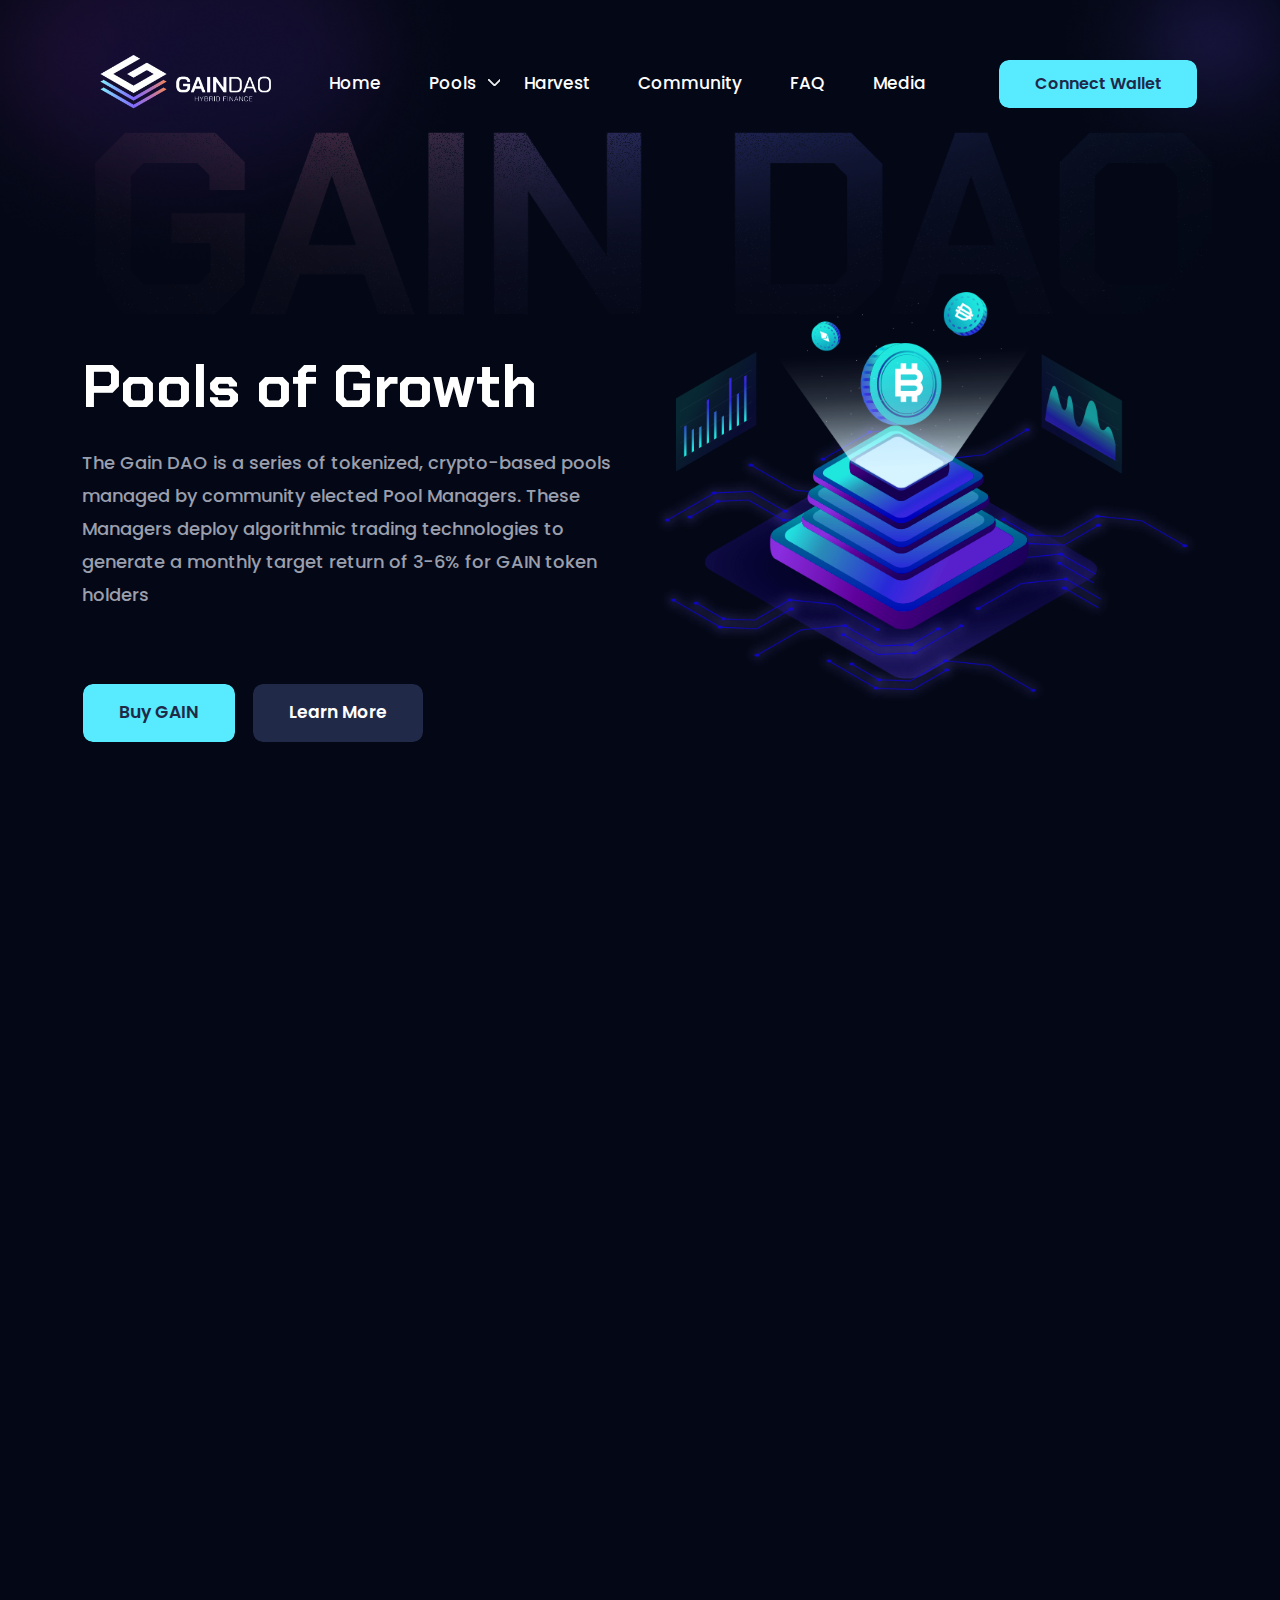
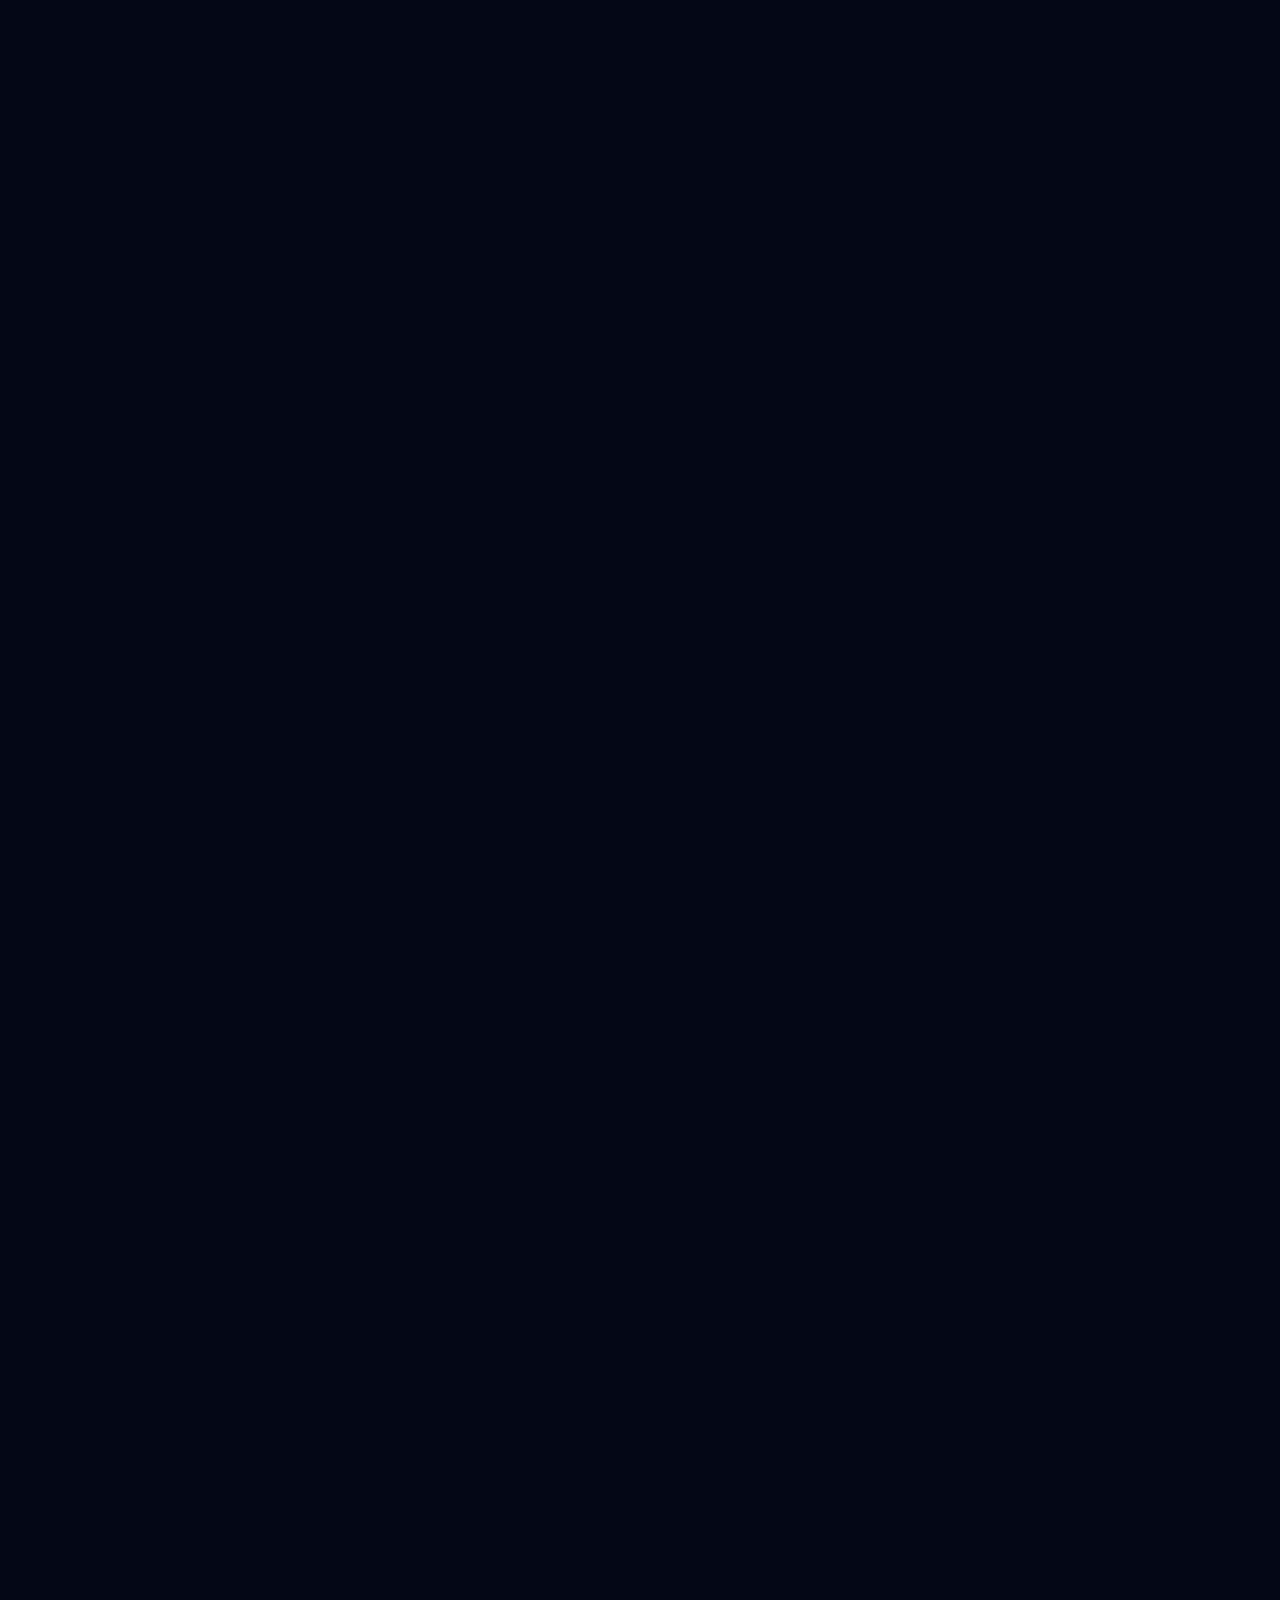
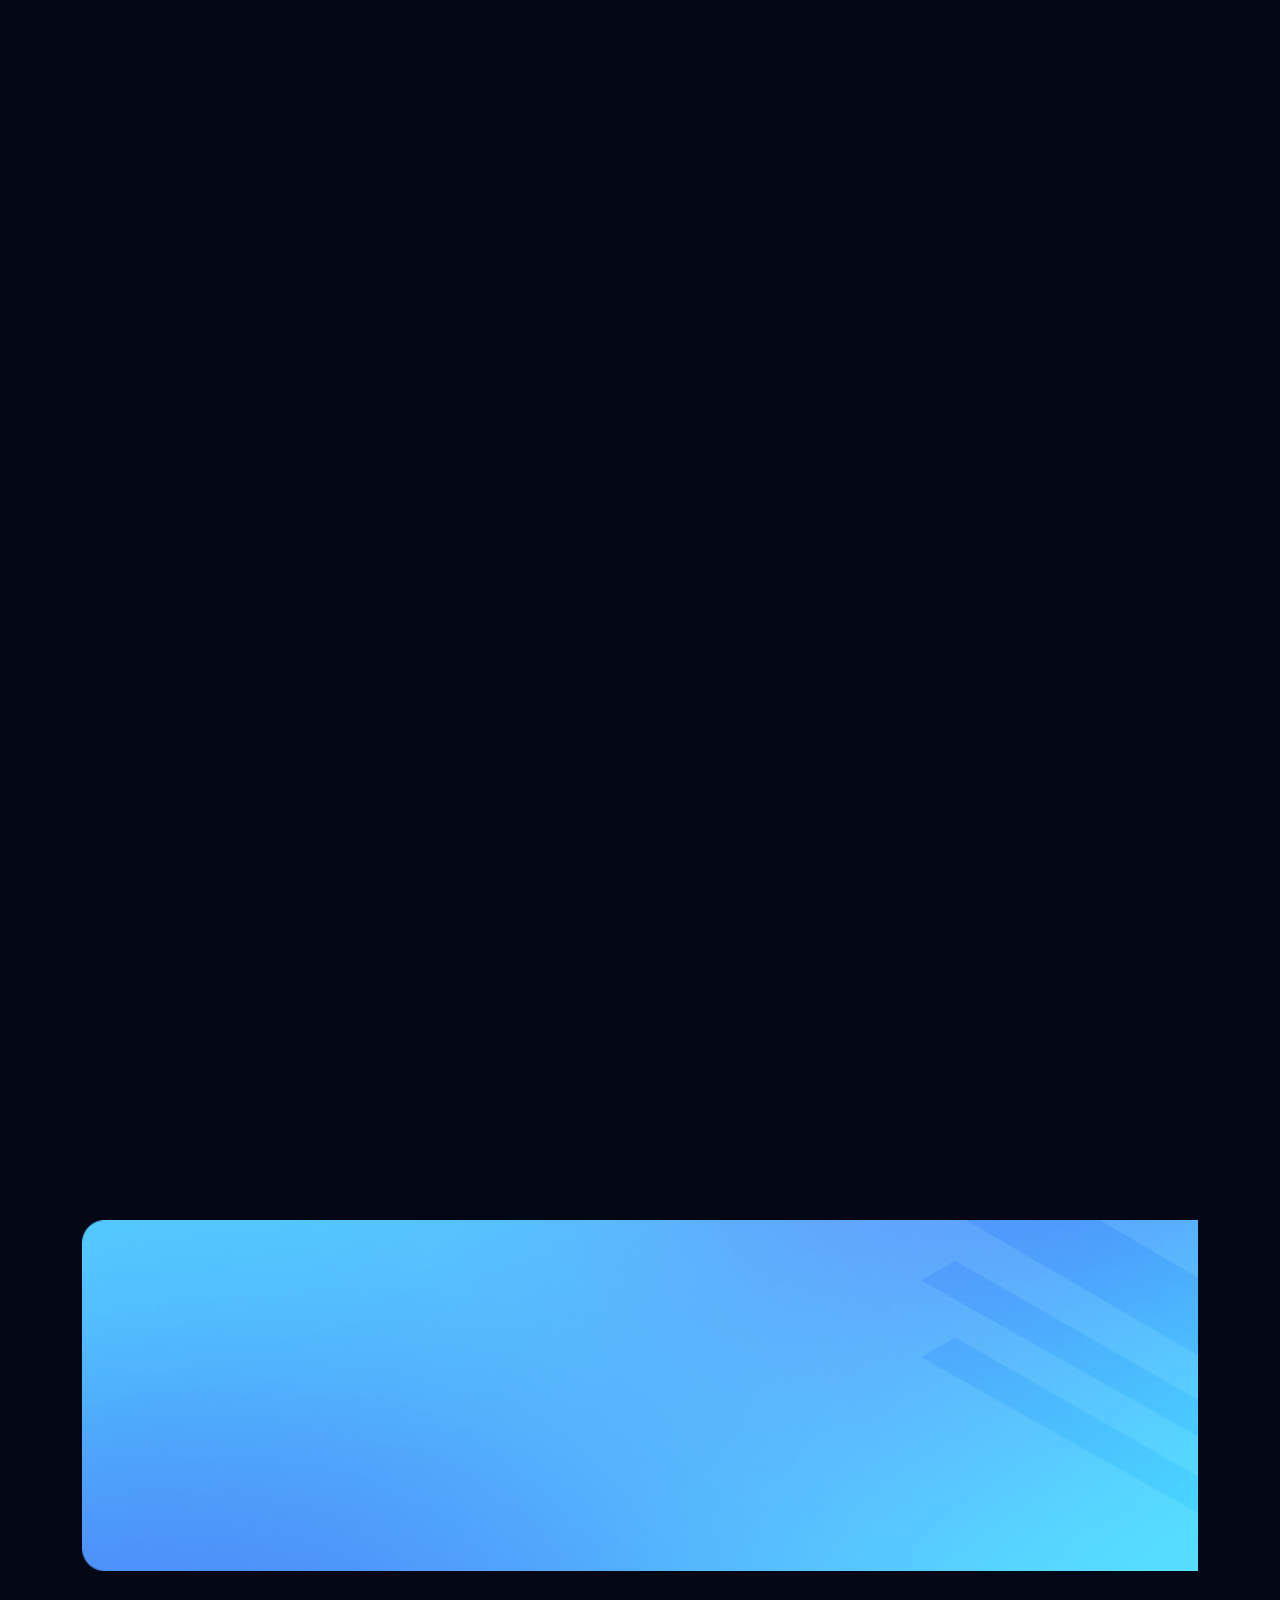
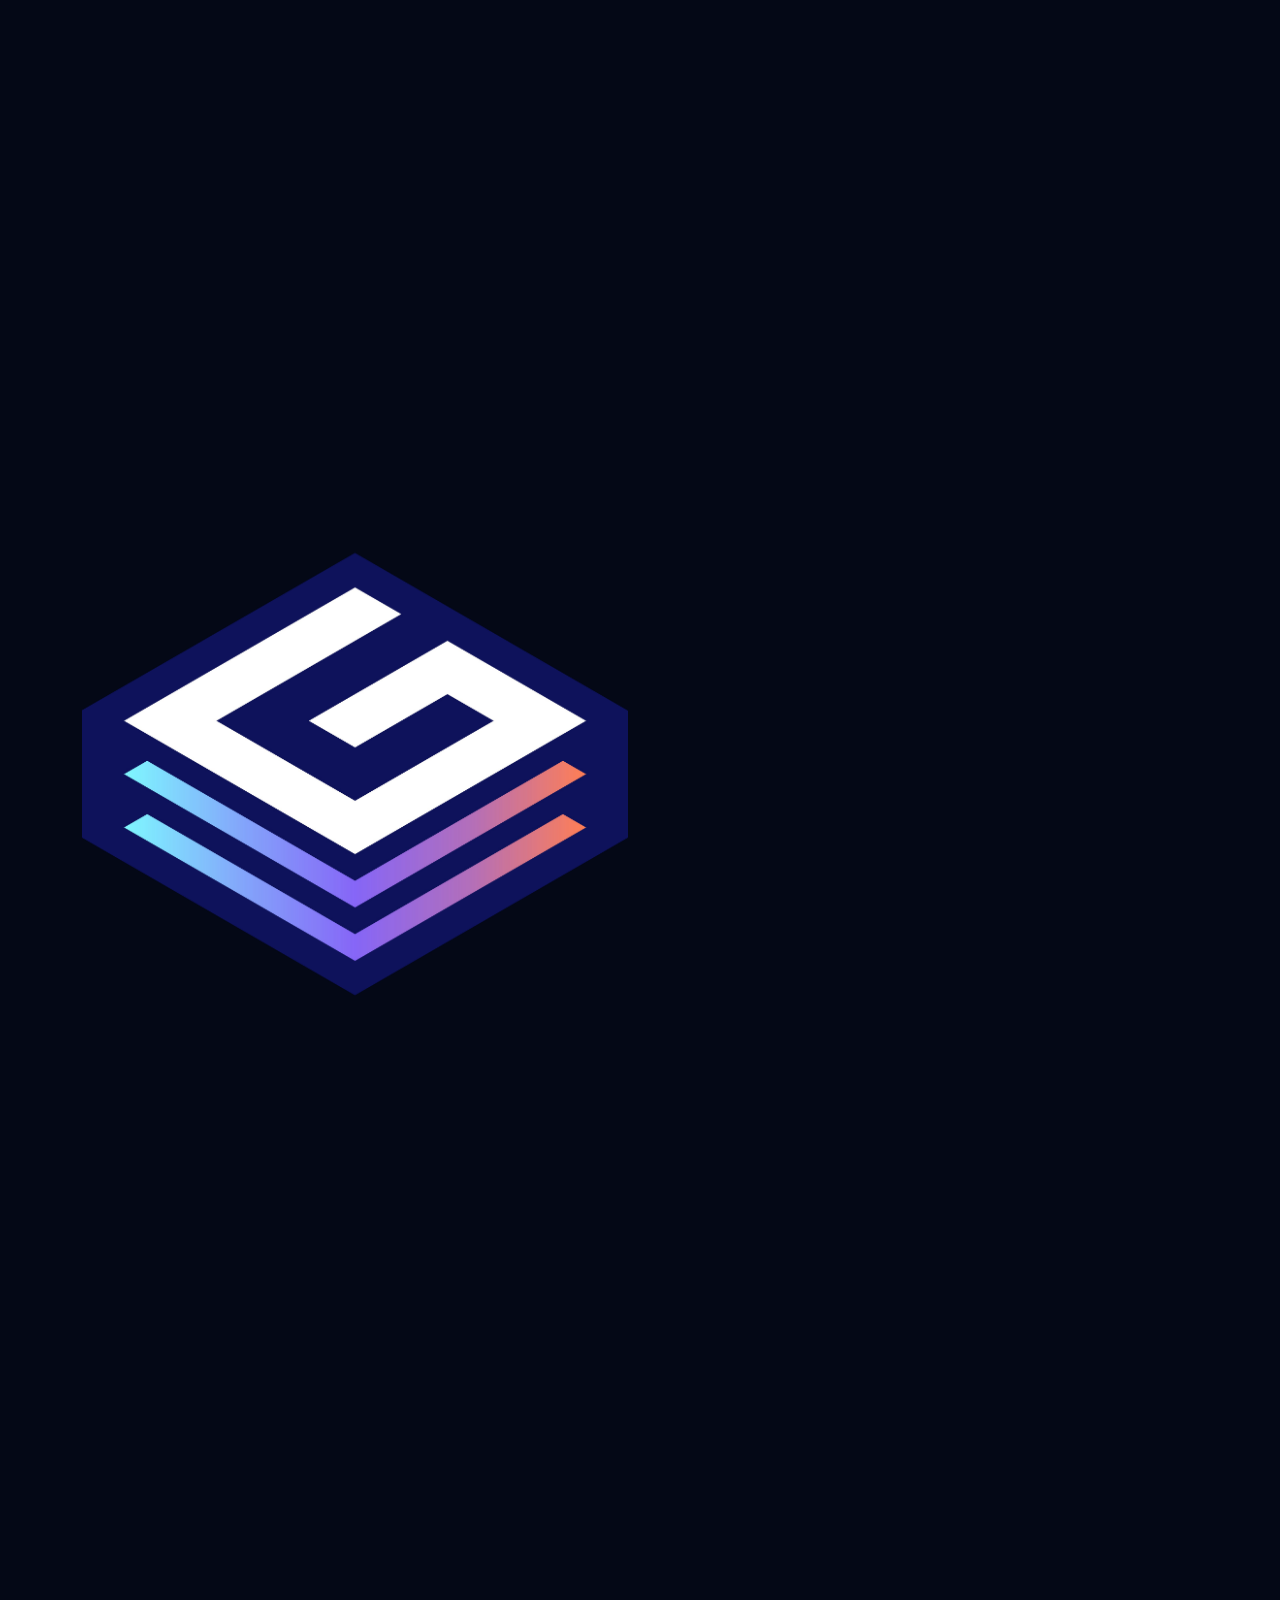
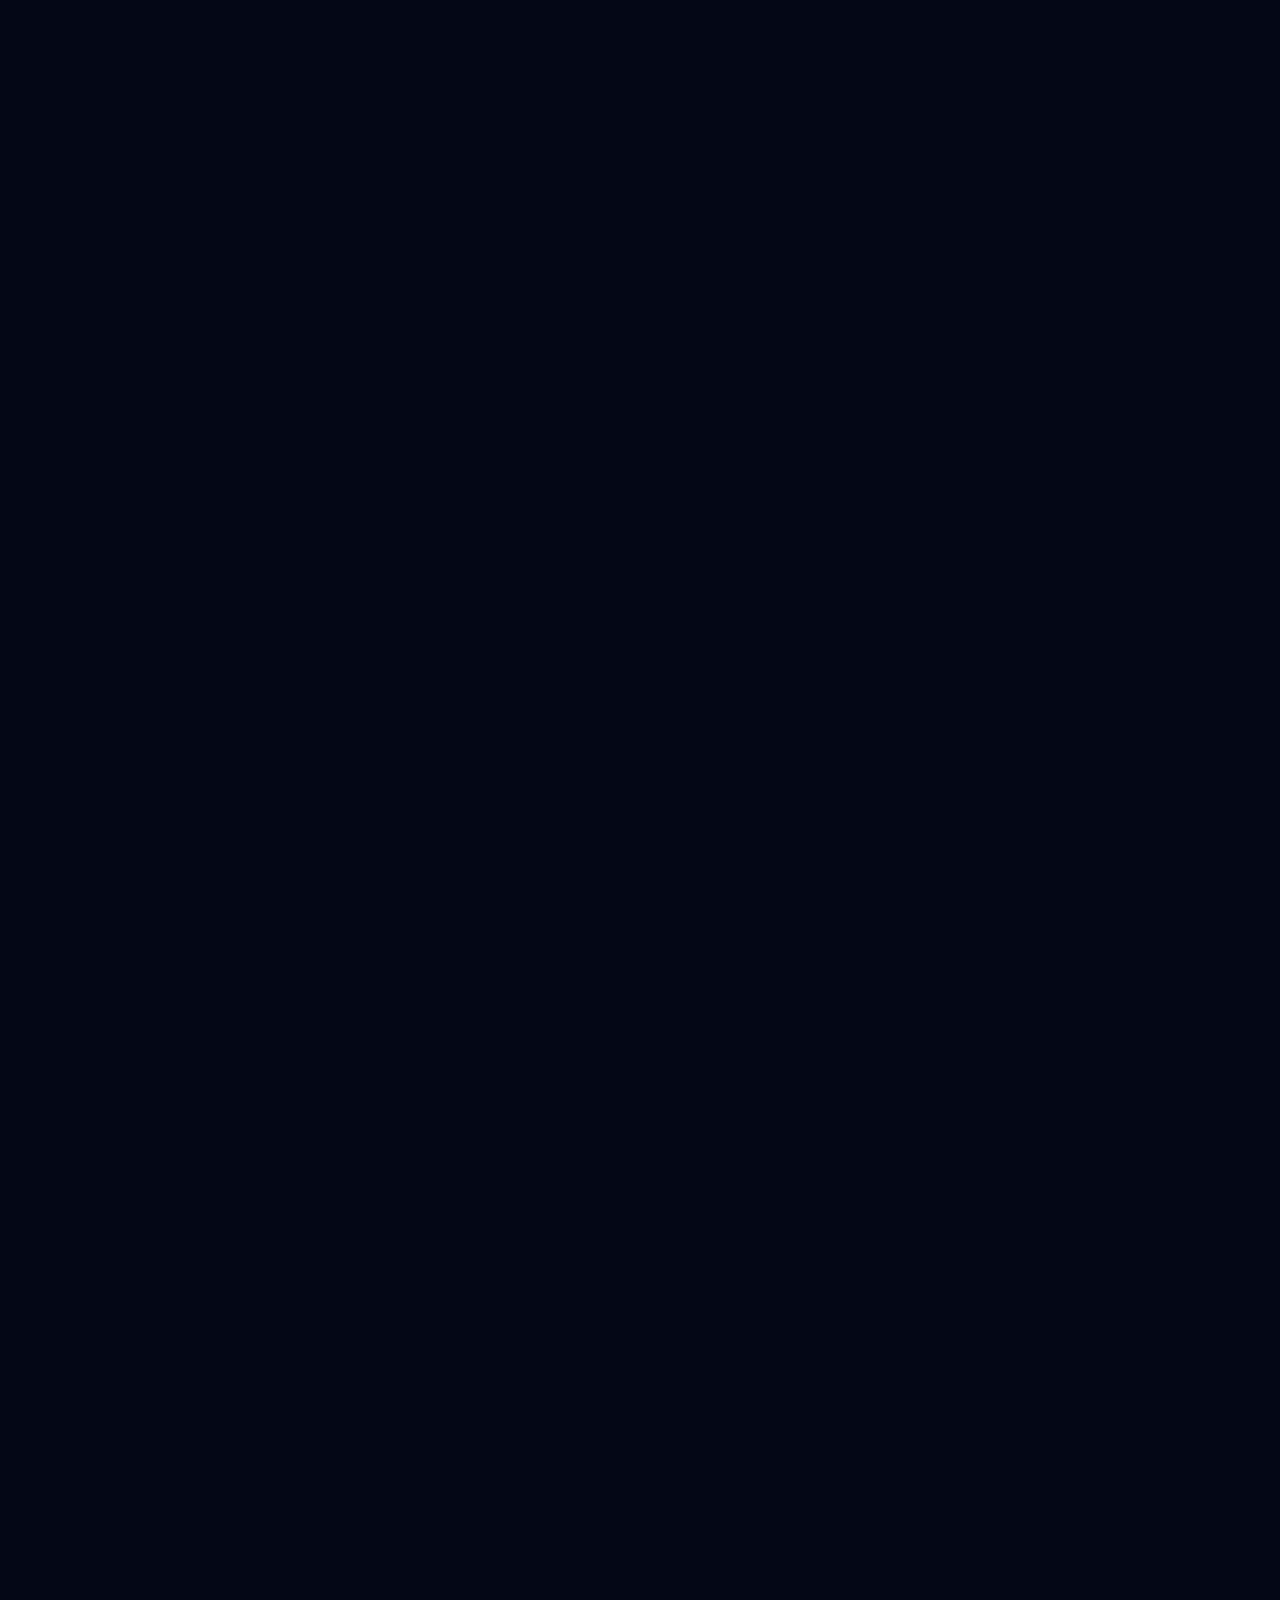
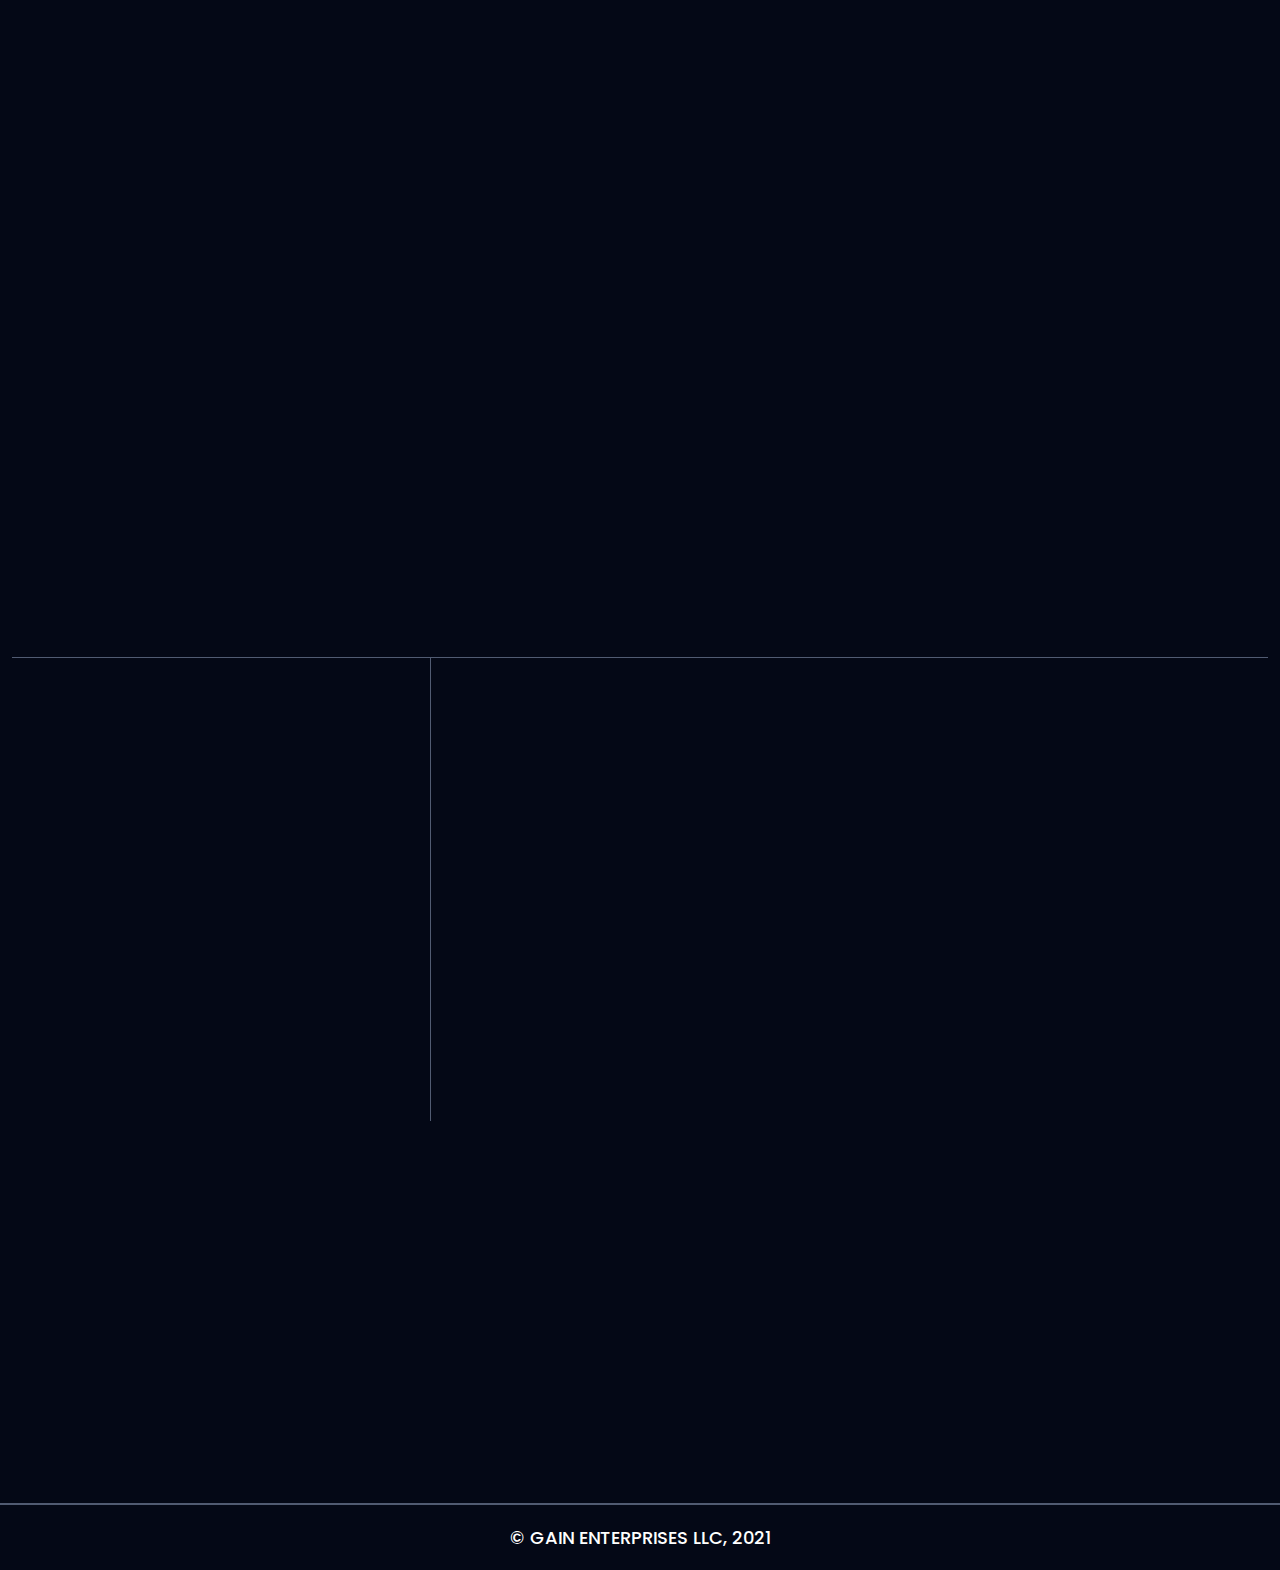
<file: index.html>
<!DOCTYPE html>
<html lang="en">

<head>
  <meta charset="UTF-8">
  <meta http-equiv="X-UA-Compatible" content="IE=edge">
  <meta name="viewport" content="width=device-width, initial-scale=1.0">
  <link rel="shortcut icon" href="assets/images/favicon.png" type="image/x-icon">
  <title>Gain Dao</title>
  <link rel="stylesheet" href="assets/css/font-awesome.css">
  <link rel="stylesheet" href="assets/css/owl.carousel.min.css">
  <link rel="stylesheet" href="assets/css/owl.theme.default.min.css">
  <link
    rel="stylesheet"
    href="https://cdnjs.cloudflare.com/ajax/libs/animate.css/4.1.1/animate.min.css"
  />
  <link href="https://unpkg.com/aos@2.3.1/dist/aos.css" rel="stylesheet">
  <link rel="stylesheet" href="assets/css/style.css">
</head>

<body>


  <!-- Header section -->
  <header class="banner__bg__img">
    <!-- header menus -->
    <nav class="container navbar navbar-expand-lg">
      <div class="container-fluid px-0">
<div class="d-flex">
          <a class="navbar-brand wow animate__animated animate__fadeInLeft" href="index.html"><img src="assets/images/1234.png" class="img-fluid"
            alt=""></a>
        <button class="navbar-toggler" type="button" data-bs-toggle="collapse" data-bs-target="#navbarSupportedContent"
          aria-controls="navbarSupportedContent" aria-expanded="false" aria-label="Toggle navigation">
          <i class="fa fa-bars" aria-hidden="true"></i>
        </button>
</div>
        <div class="collapse navbar-collapse" id="navbarSupportedContent">
          <ul class="navbar-nav ms-auto mb-2 me-5 mb-lg-0 wow animate__animated animate__fadeInDown">
            <li class="nav-item">
              <a class="nav-link active hover-underline-animation" aria-current="page" href="index.html">Home</a>
            </li>
            <li class="nav-item dropdown">
              <a class="nav-link dropdown-toggle" href="#" id="navbarDropdown" role="button" data-bs-toggle="dropdown"
                aria-expanded="false">
                Pools
              </a>
              <ol class="dropdown-menu" aria-labelledby="navbarDropdown">
                <div class="drop__caret">
                  <img src="assets/images/home-page/drop--caret.png" class="img-fluid" alt="drop-caret">
                </div>
                <li class="d-flex align-items-center gap-1 ms-3">
                  <div class="disc--element"></div>
                  <a class="dropdown-item text-capitalize" href="Ether pool.html">Ether</a>
                </li>
                <li class="d-flex align-items-center gap-1 ms-3">
                  <div class="disc--element"></div>
                  <a class="dropdown-item text-uppercase" href="coming soon.html">btc</a></li>
                <li class="d-flex align-items-center gap-1 ms-3">
                  <div class="disc--element"></div>
                  <a class="dropdown-item text-capitalize" href="coming soon.html">DAI</a>
                </li>
              </ol>
            </li>
            <li class="nav-item">
              <a class="nav-link hover-underline-animation" href="harvest.html">harvest</a>
            </li>
            <li class="nav-item">
              <a class="nav-link hover-underline-animation" href="blogdetails.html">community</a>
            </li>
            <li class="nav-item">
              <a class="nav-link hover-underline-animation" href="faq.html">FAQ</a>
            </li>
            <li class="nav-item">
              <a class="nav-link hover-underline-animation" href="blogs.html">media</a>
            </li>
          </ul>
          <form class="wallet__btn">
            <button type="button" class="btn w-100 ">Connect wallet</button>
          </form>
        </div>
      </div>
    </nav>
    <!-- header menus -->
    <!-- banner section -->
    <div class="banner__section mb-5">
      <div class="container mb-5">
        <div class="row align-items-center">
          <div class="col-12 col-sm-6">
            <h1 class="mb-0 mb-sm-4">Pools of Growth</h1>
            <p class="mb-sm-5">The Gain DAO is a series of tokenized, crypto-based pools
              managed by community elected Pool Managers. These
              Managers deploy algorithmic trading technologies to generate
              a monthly target return of 3-6% for GAIN token holders
            <div class="d-flex flex-column flex-sm-row gap-3 align-items-center banner__btns pt-sm-4">
              <button type="button" class="btn btn-secondary-dao">Buy GAIN</button>
              <button type="button" class="btn btn-primary-dao" data-wow-duration="2s">Learn More</button>
            </div>
          </div>
          <!-- Banner Illustration image -->
          <div data-aos="fade-down" aos-duration="1000"  class="col-12 col-sm-6 mt-5 mt-sm-0 mb-5">
            <img src="assets/images/home-page/banner-illustration.png" class="img-fluid mb-5"
              alt="banner illustration image">
          </div>
          <!-- Banner Illustration image -->
        </div>
      </div>
    </div>
    <!-- banner section -->
  </header>
  <!-- Header section -->

  <!---------------------------------------------------
      commulative performance start
----------------------------------------------------->

  <div class="commulative__performance mt-5">
    <div class="container">
      <div class="row">
        <div class="col-12 col-lg-6 wow animate__animated animate__fadeInUp">
          <!-- <h2 class="mb-sm-5">Lorem Ipsum dummt text</h2> -->
          <div class="proven__list">
            <h3 class="mb-sm-4">Proven Performance</h3>
            <div class="single__attribute">
              <div class="d-flex gap-4 align-items-baseline">
                <img src="assets/images/home-page/check-tick.png" class="img-fluid" alt="tick">
                <p>Each Pool has a target monthly return of 3-6% in the Pools
                  base currency (Ether, Bitcoin or Dai).</p>
              </div>
            </div>
            <div class="single__attribute">
              <div class="d-flex gap-4 align-items-baseline">
                <img src="assets/images/home-page/check-tick.png" class="img-fluid" alt="tick">
                <p>All statistics provided are audited and verified by an independent
                  third party.</p>
              </div>
            </div>
            <div class="single__attribute">
              <div class="d-flex gap-4 align-items-baseline">
                <img src="assets/images/home-page/check-tick.png" class="img-fluid" alt="tick">
                <p>Audited Ether Pool (2022-forward)</p>
              </div>
            </div>
            <div class="single__attribute">
              <div class="d-flex gap-4 align-items-baseline">
                <img src="assets/images/home-page/check-tick.png" class="img-fluid" alt="tick">
                <p>Audited Beta (2020-2021)</p>
              </div>
            </div>
          </div>
          <div class="proven__list">
            <h3 class="mb-sm-4">DAO Elected Managers</h3>
            <div class="single__attribute">
              <div class="d-flex gap-4 align-items-baseline">
                <img src="assets/images/home-page/check-tick.png" class="img-fluid" alt="tick">
                <p>GAIN token holders elect the Pool Managers that generate the
                  returns for our cryptocurrency denominated Pools via a DAO
                  voting system.</p>
              </div>
            </div>
            <div class="single__attribute">
              <div class="d-flex gap-4 align-items-baseline">
                <img src="assets/images/home-page/check-tick.png" class="img-fluid" alt="tick">
                <p>Pool Managers must meet strict criteria in order to qualify to
                  manage an allocation of our Pools.</p>
              </div>
            </div>
            <div class="single__attribute">
              <div class="d-flex gap-4 align-items-baseline">
                <img src="assets/images/home-page/check-tick.png" class="img-fluid" alt="tick">
                <p>Audited Beta (2020-2021)</p>
              </div>
            </div>
          </div>
        </div>
        <!-- commulative performance graph -->
        <div class="col-12 col-lg-6 wow animate__animated animate__fadeInUp">
          <div class="commulative__graph">
            <h3>Cumulative Performance</h3>
            <p>Non-Compounded Monthly Returns</p>
            <div data-aos="fade-up" class="stats__img">
              <img src="assets/images/home-page/stats.png" class="img-fluid" alt="">
            </div>
          </div>
          <div class="statictics__btns">
            <h3 class="mb-sm-4">Monthly Pool Statistics</h3>
            <div class="d-flex flex-column flex-sm-row gap-3">
              <button type="button" class="btn btn-secondary-dao">2022 statictics</button>
              <button type="button" class="btn btn-primary-dao">2021 statictics</button>
              <button type="button" class="btn btn-primary-dao">2020 statictics</button>
            </div>
            <div class="mt-2 mt-sm-4">
              <a class="" href="#">Jan : 6.77%</a>
            </div>
          </div>
        </div>
        <!-- commulative performance graph -->
      </div>
    </div>
  </div>

  <!---------------------------------------------------
      commulative performance ended
----------------------------------------------------->

  <!---------------------------------------------------
      SELECT YOUR POOL START HERE
----------------------------------------------------->

  <section class="select__pool">
    <div class="container">
      <div class="pool__heading wow animate__animated animate__fadeInUp" data-wow-duration="2s">
        <h2>select your pool</h2>
        <!-- <p>Lorem Ipsum is simply dummy text of the printing and typesetting industry. Lorem Ipsum has been the
          industry's .</p> -->
      </div>
      <div class="pool__cards__outer">
        <div class="row gy-3 wow animate__animated animate__fadeInUp" data-wow-duration="2s">
          <div class="col-12 col-sm-6 col-lg-4">
            <div class="pool__card">
              <div class="pool__img">
                <img src="assets/bitcoin-real.png" class="img-fluid w-50" alt="bitcoin">
              </div>
              <div class="card__content">
                <h3>GAIN on Bitcoin</h3>
                <!-- <p>Lorem Ipsum is simply dummy text of the printing.</p> -->
                <button type="button" class="btn btn-primary-dao">coming soon</button>
              </div>
            </div>
          </div>
          <div class="col-12 col-sm-6 col-lg-4">
            <div class="pool__card">
              <div class="pool__img">
                <img src="assets/ethereum-real.png" class="img-fluid w-50" alt="bitcoin">
              </div>
              <div class="card__content">
                <h3>GAIN on Ether</h3>
                <!-- <p>Lorem Ipsum is simply dummy text of the printing.</p> -->
                <button type="button" class="btn btn-secondary-dao">join now</button>
              </div>
            </div>
          </div>
          <div class="col-12 col-sm-6 col-lg-4">
            <div class="pool__card">
              <div class="pool__img">
                <img src="assets/2136_DAI-removebg-preview.png" class="img-fluid w-50" alt="bitcoin">
              </div>
              <div class="card__content">
                <h3>GAIN on Dai</h3>
                <!-- <p>Lorem Ipsum is simply dummy text of the printing.</p> -->
                <button type="button" class="btn btn-primary-dao">coming soon</button>
              </div>
            </div>
          </div>
          
        </div>
      </div>
    </div>
  </section>

  <!---------------------------------------------------
      SELECT YOUR POOL END HERE
----------------------------------------------------->

  <!---------------------------------------------------
      TOKENOMICS START HERE
----------------------------------------------------->

  <section class="gain__tokenomics">
    <div class="container">
      <div class="row align-items-center mb-sm-5">
        <div class="col-12 col-sm-6 wow animate__animated animate__fadeInLeft"><h2>GAIN Tokenomics</h2></div>
        <div class="col-12 col-sm-6 wow animate__animated animate__fadeInRight"><p>The GAIN token has three driving forces that affect the Spot Harvesting
          Rate, which is the redeemable amount of Ether for your GAIN tokens.</p></div>
      </div>
      <div class="toknomics__cards">
        <div class="row gy-3 wow animate__animated animate__fadeInUp" data-wow-duration="2s">
          <div class="col-12 col-sm-6 col-lg-4">
            <div class="card__body">
              <!-- <button type="button" class="btn btn-secondary-dao">01</button> -->
              <div class="card__heading">
                <div class="manager__svg1">
                  <img src="assets/network-png-photos.png" class="img-fluid img-iz" alt="">
          
                </div>
                <h2>Pool
                  Managers</h2>
              </div>
              <div class="card__content">
                <p>As the Pool Managers generate more Ether in the Pool through algorithmic trading technologies trading
                  across various financial markets...</p>
                  <!-- <a href="#" class="d-flex align-items-center"><span>learn more</span> <i class="fa fa-angle-right ms-3" aria-hidden="true"></i></a> -->
              </div>
            </div>
          </div>
          <div class="col-12 col-sm-6 col-lg-4">
            <div class="card__body">
              <!-- <button type="button" class="btn btn-secondary-dao">02</button> -->
              <div class="card__heading">
                <div class="manager__svg">
    <img class="img-fluid img-iz2" src="assets/fire.png" alt="">         
                </div>
                <h2>Harvesting
                  Token Burn</h2>
              </div>
              <div class="card__content">
                <p>GAIN token holders have the option to Harvest their GAIN tokens for Ether at the end of each month.
                  This process burns 100% of the GAIN tokens harvested... </p>
                  <!-- <a href="#" class="d-flex align-items-center"><span>learn more</span> <i class="fa fa-angle-right ms-3" aria-hidden="true"></i></a> -->
              </div>
            </div>
          </div>
          <div class="col-12 col-sm-6 col-lg-4">
            <div class="card__body">
              <!-- <button type="button" class="btn btn-secondary-dao">03</button> -->
              <div class="card__heading">
                <div class="manager__svg3">
                <img src="assets/list-circle-blue-512.webp" class="img-fluid img-iz" alt="">                
                </div>
                <h2>New Pool
                  Participants</h2>
              </div>
              <div class="card__content">
                <p>As the Pools fill, the cost per GAIN token increases in a linear fashion from 3000 GAIN per Ether to
                  a 1:1 ratio of GAIN to Ether. Every new participant joining the...</p>
                <!-- <a href="#" class="d-flex align-items-center"><span>learn more</span> <i class="fa fa-angle-right ms-3" aria-hidden="true"></i></a> -->
              </div>
            </div>
          </div>
        </div>
      </div>
    </div>
  </section>

  <!---------------------------------------------------
      TOKENOMICS END HERE
----------------------------------------------------->

  <!---------------------------------------------------
      TOKEN ATTRIBUTE START HERE
----------------------------------------------------->

  <section class="token__attribute">
    <div class="container">
      <div class="row gy-5 space-x-5">
        <div class="col-12 col-sm-6 wow animate__animated animate__fadeInLeft">
          <div class="pe-sm-5">
            <div class="token__intro mb-2 mb-sm-5">
              <h2 class="mb-sm-4">GAIN Token Attributes</h2>
              <!-- <p class="mb-sm-5">Lorem Ipsum is simply dummy text of the printing and typesetting industry. Lorem Ipsum has been the
                industry's standard dummy text ever since the 1500s. printing and typesetting industry. </p> -->
              <button type="button" class="btn btn-secondary-dao">Buy Token</button>
            </div>
            <div class="single__attribute">
              <div class="d-flex gap-4 align-items-baseline">
                <img src="assets/images/home-page/check-tick.png" class="img-fluid" alt="tick">
                <h3>Maximum Supply
  
                </h3>
              </div>
              <p>A maximum of 42,000,000 GAIN tokens will ever be minted.</p>
            </div>
            <div class="single__attribute">
              <div class="d-flex gap-4 align-items-baseline">
                <img src="assets/images/home-page/check-tick.png" class="img-fluid" alt="tick">
                <h3>Ethereum Blockchain
                </h3>
              </div>
              <p>GAIN is an ERC20 Utility/Governance token that operates on the
                Ethereum network.</p>
            </div>
            <div class="single__attribute">
              <div class="d-flex gap-4 align-items-baseline">
                <img src="assets/images/home-page/check-tick.png" class="img-fluid" alt="tick">
                <h3>Deflationary
                </h3>
              </div>
              <p>100% of all GAIN tokens harvested are permanently burned and removed from circulation.</p>
            </div>
            <div class="single__attribute border-bottom-0">
              <div class="d-flex gap-4 align-items-baseline">
                <img src="assets/images/home-page/check-tick.png" class="img-fluid" alt="tick">
                <h3>Audited
                </h3>
              </div>
              <p>All smart contracts in the Gain Ecosystem have been audited by www.zokyo.io.
              </p>
            </div>
          </div>
        </div>
        <div class="col-12 col-sm-6 wow animate__animated animate__fadeInRight">
          <div class="single__attribute">
            <div class="d-flex gap-4 align-items-baseline">
              <img src="assets/images/home-page/check-tick.png" class="img-fluid" alt="tick">
              <h3>Full reserve & redeemable for Ether
              </h3>
            </div>
            <p>GAIN tokens can only be minted via our Distribution smart contract, which means all GAIN tokens in
              circulation are fully backed by Ether in order to maintain GAIN as a true, full reserve token. GAIN tokens
              can be swapped for a proportionate amount of Ether in the Pool via the Harvesting smart contract.</p>
          </div>
          <div class="single__attribute">
            <div class="d-flex gap-4 align-items-baseline">
              <img src="assets/images/home-page/check-tick.png" class="img-fluid" alt="tick">
              <h3>Gaining on Ether
              </h3>
            </div>
            <p>GAIN tokens are designed to increase in value relative to Ether as new participants enter the Pool and as
              the Pool Managers grow the number of Ether in the Pool.</p>
          </div>
          <div class="single__attribute">
            <div class="d-flex gap-4 align-items-baseline">
              <img src="assets/images/home-page/check-tick.png" class="img-fluid" alt="tick">
              <h3>Linear Public Distribution </h3>
            </div>
            <p>As the Ether Pool fills, the cost per GAIN token increases in a linear fashion from 3000 GAIN per Ether
              to 1 GAIN per Ether. Every new participant joining the Pool pays slightly more than the previous person,
              creating a positive impact on the GAIN token value, relative to Ether.</p>
          </div>
          <div class="single__attribute border-bottom-0">
            <div class="d-flex gap-4 align-items-baseline">
              <img src="assets/images/home-page/check-tick.png" class="img-fluid" alt="tick">
              <h3>Treasury Buyback</h3>
            </div>
            <p>When the Ether Pool generates a profit, the Gain Treasury will receive 10% of the profit generated from
              each Pool. No less than 50% of the Ether the Gain Treasury receives will be used for the purchase of GAIN
              tokens directly from the Distribution Contract.</p>
          </div>
        </div>
      </div>
      <!-- Harvesting section -->
      <div class="harvesting__section">
        <div class="row gy-5">
          <div class="col-12 col-sm-5">
            <div class="content__section wow animate__animated animate__slideInLeft">
              <h2>harvesting</h2>
              <p>The only token with full market depth liquidity</p>
              <button type="button" class="btn btn-primary">Let’s Harvest</button>
            </div>
          </div>
          <div class="col-12 col-sm-7">
            <div class="harvest__banner wow animate__animated animate__slideInRight" data-wow-duration="2s">
              <img src="assets/images/home-page/call-to-action-banner.png" class="img-fluid" alt="">
            </div>
          </div>
        </div>
      </div>
      <!-- Harvesting section -->
      <div class="others__attribute">
        <div class="row space-x-4 align-items-center">
          <div class="col-12 col-sm-6 wow animate__animated animate__fadeInLeft">
            <p>GAIN tokens can be redeemed for the Ether that is present in the Ether Pool at the end of each calendar
              month by interacting with the Harvesting smart contract. The Harvesting Contract allows you to swap GAIN
              for Ether without any slippage or volume restrictions. It is similar to an OTC deal, where the swap is
              executed at a fixed rate regardless of order size.</p>
          </div>
          <div class="col-12 col-sm-6 wow animate__animated animate__fadeInRight">
            <div class="attribute__list__end">
              <h3 class="ms-5">Attributes </h3>
              <div class="single__attribute">
                <div class="d-flex gap-4 align-items-baseline">
                  <img src="assets/images/home-page/check-tick.png" class="img-fluid" alt="tick">
                  <p>Swaps GAIN tokens for Ether in our Pool</p>
                </div>
              </div>
              <div class="single__attribute">
                <div class="d-flex gap-4 align-items-baseline">
                  <img src="assets/images/home-page/check-tick.png" class="img-fluid" alt="tick">

                  <p>100% of GAIN harvested is burnt</p>
                </div>
              </div>
              <div class="single__attribute">
                <div class="d-flex gap-4 align-items-baseline">
                  <img src="assets/images/home-page/check-tick.png" class="img-fluid" alt="tick">
                  <p>Maintains a price floor for the GAIN token relative to Ether</p>
                </div>
              </div>
            </div>
          </div>
        </div>
      </div>
    </div>
  </section>

  <!---------------------------------------------------
      TOKEN ATTRIBUTE END HERE
----------------------------------------------------->

  <!---------------------------------------------------
        GAIN ECOSYSTEM START HERE
----------------------------------------------------->

  <section class="gain__ecosystem">
    <div class="container">
      <div class="pool__heading wow animate__animated animate__fadeInUp">
        <h2>Gain Ecosystem</h2>
        <!-- <p>Lorem Ipsum is simply dummy text of the printing and typesetting industry. Lorem Ipsum has been the
          industry's .</p> -->
      </div>
      <div class="gain__ecosystem__cards">
        <div class="row gy-5 align-items-center">
          <div class="col-12 col-sm-6">
            <div class="dao-powered">
              <img src="assets/images/F6E2D431-80BA-4D4A-BA67-BBB3A99C3F5A.png" class="img-fluid" alt="">
              <!-- <img src="assets/images/home-page/coin-left.png" class="img-fluid coin--img" alt=""> -->
            </div>
          </div>
          <div class="col-12 col-sm-6">
            <div class="ps-sm-5 wow animate__animated animate__fadeInRight">
              <h3 class="mb-sm-5">DAO Powered
              </h3>
              <p>As a DAO (Decentralized Autonomous Organization) our token holders are able to submit proposals that are
                voted on by our community.</p>
              <p class="mb-sm-5">
                These DAO proposals cover a wide variety of topics including electing the best and brightest Pool
                Managers, the Brokers the Gain DAO partners with, as well as other key elements of the Gain DAO ecosystem.
              </p>
              <button type="button" class="btn btn-secondary-dao">Participate in our DAO Dovernance</button>
            </div>
          </div>
        </div>
      </div>
      <div class="gain__ecosystem__cards">
        <div class="row gy-5 align-items-center">
          <div class="col-12 col-sm-6 wow animate__animated animate__fadeInLeft">
            <div class="pe-sm-5">
              <h3 class="mb-sm-5">DeFi or CeFi? How about HyFi?!
              </h3>
              <p>Gain pioneers Hybrid Finance; a unique value proposition that combines the best attributes from DeFi, with the scalability and infrastructure of CeFi.
                </p>
              <p class="mb-sm-5">
                This allows Gain DAO to operate using a hybrid model of regulated brokers and vetted pool managers, while maintaining cryptocurrency as the underlying asset. These managers operate in the CeFi and DeFi space to generate attractive yield for our pool participants.
              </p>
              <button type="button" class="btn btn-secondary-dao">Read our White paper</button>
            </div>
          </div>
          <div class="col-12 col-sm-6">
            <div class="defi-dao">
              <img src="assets/images/home-page/defi-dao.png" class="img-fluid wow animate__animated animate__slideInRight" data-wow-duration="2s" alt="">
              <img src="assets/images/home-page/coin-right.png" class="img-fluid coin--img wow animate__animated animate__fadeInRight" data-wow-duration="3s" alt="">
            </div>
          </div>
        </div>
      </div>
    </div>
  </section>

  <!---------------------------------------------------
        GAIN ECOSYSTEM END HERE
----------------------------------------------------->

  <!---------------------------------------------------
      PROJECT SUSTAINABILITY START HERE 
----------------------------------------------------->

  <section class="project__sustainability">
    <div class="container">
      <div class="pool__heading wow animate__animated animate__fadeInUp">
        <h2>Project Sustainability</h1>
        <!-- <p>Lorem Ipsum is simply dummy text of the printing and typesetting industry. Lorem Ipsum has been the
          industry's .</p> -->
      </div>
      <div class="project__sustains__cards">
        <div class="row gy-3 wow animate__animated animate__fadeInUp">
          <div class="col-12 col-sm-6">
            <div class="inner__cards">
              <div class="cards__content">
                <img src="assets/images/home-page/pool-revenue.png" class="img-fluid" alt="">
                <div class="content">
                  <h3>Pool Revenue</h3>
                  <p>10% of the Pool's monthly profit goes to the Gain
                    Treasury. This revenue is used to purchase previously harvested GAIN tokens (when available) and
                    also cover fixed
                    expenses.</p>
                </div>
              </div>
            </div>
          </div>
          <div class="col-12 col-sm-6">
            <div class="inner__cards">
              <div class="cards__content">
                <img src="assets/images/home-page/service-revenue.png" class="img-fluid" alt="">
                <div class="content">
                  <h3>Treasury Management Services Revenue</h3>
                  <p>50% of all revenue generated from the
                    business to business Treasury Management
                    Services program.</p>
                </div>
              </div>
            </div>
          </div>
        </div>
      </div>
    </div>
  </section>

  <!---------------------------------------------------
      PROJECT SUSTAINABILITY END HERE
----------------------------------------------------->

  <!---------------------------------------------------
      GAIN TEAMS START HERE
----------------------------------------------------->

  <section class="project__sustainability">
    <div class="container">
      <div data-aos="fade-up" class="pool__heading wow animate__animated animate__fadeInUp">
        <h2>The gain team</h2>
        <!-- <p>Lorem Ipsum is simply dummy text of the printing and typesetting industry. Lorem Ipsum has been the
          industry's .</p> -->
      </div>
      <div class="teams__slider wow animate__animated animate__fadeInUp">
        <div class="owl-carousel owl-theme">
          <div class="item">
            <div class="team__body">
              <div class="profile__img">
                <img src="assets/robert.jpeg" class="img-fluid rounded-circle" alt="">
                <div class="ms-3">
                  <h3>Robert McDonell</h3>
                  <p>FOUNDER AND CHIEF EXECUTIVE OFFICER</p>
                </div>
              </div>
              <div class="card__content">
                <p>Professional trader and market analyst. Robert has over 10 years of practical experience in financial markets, specializing in developing algorithmic trading strategies. Robert has been investing and evangelizing cryptocurrencies since early 2016.</p>
              </div>
            </div>
          </div>
          <div class="item">
            <div class="team__body">
              <div class="profile__img">
                <img src="assets/fernando.jpg" class="img-fluid rounded-circle" alt="">
                <div class="ms-3">
                  <h3>Fernando Borea</h3>
                  <p>Quant-Trading Advisor</p>
                </div>
              </div>
              <div class="card__content">
                <p>With over 4 years of experience as a market analyst and quant developer, Fernando has acquired a unique skill set enabling him to design, implement and deploy trading strategies.</p>
              </div>
            </div>
          </div>
          <div class="item">
            <div class="team__body">
              <div class="profile__img">
                <img src="assets/luca.png" class="img-fluid rounded-circle" alt="">
                <div class="ms-3">
                  <h3>Luca Cotta</h3>
                  <p>STRATEGY ADVISOR</p>
                </div>
              </div>
              <div class="card__content">
                <p> An early adopter of crypto, and one of the first bitcoin users in Italy, since 2010. Luca has collaborated with a number of different companies in the crypto space, one of the most known is AAVE. An expert in strategic consultancy, support, and marketing.</p>
              </div>
            </div>
          </div>
          <div class="item">
            <div class="team__body">
              <div class="profile__img">
                <img src="assets/umar.jpg" class="img-fluid rounded-circle" alt="">
                <div class="ms-3">
                  <h3>Umar Khattak</h3>
                  <p>PARTNERSHIPS</p>
                </div>
              </div>
              <div class="card__content">
                <p> Umar is an Experienced Business Executive and Entrepreneur with a demonstrated history of working in the Financial Services and Renewable Energy Industries. Umar is currently involved in Asset Management as well as co-founder of a Regulated Securities Exchange.</p>
              </div>
            </div>
          </div>
          <div class="item">
            <div class="team__body">
              <div class="profile__img">
                <img src="assets/dusan-ilic.jpg" class="img-fluid rounded-circle" alt="">
                <div class="ms-3">
                  <h3>Dusan ILic-Miloradovic</h3>
                  <p>DATA ANALYST</p>
                </div>
              </div>
              <div class="card__content">
                <p> Crypto advocate since 2013. Background in financial management and business development in the supply chain space working with conglomerates such as DHL and FedEx.</p>
              </div>
            </div>
          </div>
          <div class="item">
            <div class="team__body">
              <div class="profile__img">
                <img src="assets/tristan.png" class="img-fluid rounded-circle" alt="">
                <div class="ms-3">
                  <h3>Tristan Roberts</h3>
                  <p>SYSTEM THINKER</p>
                </div>
              </div>
              <div class="card__content">
                <p>Researcher focused on regenerative systems. Tristan worked on automating legal processes for entity formation with OpenLaw and Aragon, and has been developing a decentralized research framework to validate experimental gene therapies.</p>
              </div>
            </div>
          </div>
          <div class="item">
            <div class="team__body">
              <div class="profile__img">
                <img src="assets/jana.jpg" class="img-fluid rounded-circle" alt="">
                <div class="ms-3">
                  <h3>Jana Petkanic</h3>
                  <p>DEFI ADVISOR</p>
                </div>
              </div>
              <div class="card__content">
                <p>Consultant specialized in cryptocurrencies and decentralized finance. Jana worked as the largest cryptocurrency events organizer in the Netherlands. Co-founding startups and leading business development for fintech startups, Jana’s helped scale up ideas into industry leaders.</p>
              </div>
            </div>
          </div>
          <div class="item">
            <div class="team__body">
              <div class="profile__img">
                <img src="assets/klaske.jpeg" class="img-fluid rounded-circle" alt="">
                <div class="ms-3">
                  <h3>Klaske Schep</h3>
                  <p>CONTENT COORDINATOR</p>
                </div>
              </div>
              <div class="card__content">
                <p>Klaske is an experienced writer, editor and project manager who is fluent in Dutch and English. She has experience with multiple crypto projects involving writing blogs, editing, translating and SEO.</p>
              </div>
            </div>
          </div>  <div class="item">
            <div class="team__body">
              <div class="profile__img">
                <img src="assets/eliott.jpeg" class="img-fluid rounded-circle" alt="">
                <div class="ms-3">
                  <h3>Elliot Teissonniere</h3>
                  <p>Blockchain advisor</p>
                </div>
              </div>
              <div class="card__content">
                <p>Eliott Teissonniere is a polymath, engineer and entrepreneur. He used to be the CTO of BitNation, a governance and crypto company which was rewarded by the NetExplo prize from UNESCO in 2017, made the world’s first marriage dApp on Ethereum and leads Nodle's Blockchain and Engineering teams for which he co-invented various pending and granted patents. He is a mentor at the Berkeley Blockchain Accelerator and advises various crypto and technology startups via his company Nuclei Studio.</p>
              </div>
            </div>
          </div>  <div class="item">
            <div class="team__body">
              <div class="profile__img">
                <img src="assets/dotrego.jpg" class="img-fluid rounded-circle" alt="">
                <div class="ms-3">
                  <h3>Robert de Groot</h3>
                  <p>CHIEF FINANCIAL OFFICER</p>
                </div>
              </div>
              <div class="card__content">
                <p>Co-Founder of Internet of Coins & Hybrix. Formerly Head of Incubation at Lisk Center Utrecht, currently Startup Program Manager at Ethereum Swarm. Building blockchain projects since 2013.</p>
              </div>
            </div>
          </div>  <div class="item">
            <div class="team__body">
              <div class="profile__img">
                <img src="assets/hector.jpeg" class="img-fluid rounded-circle" alt="">
                <div class="ms-3">
                  <h3>Hector Torres Córdova</h3>
                  <p>CHIEF LEGAL OFFICER</p>
                </div>
              </div>
              <div class="card__content">
                <p>Lawyer specialized in Legaltech and Fintech. Hector has worked with various private and public institutions in financial inclusion projects and in the development of new products.</p>
              </div>
            </div>
          </div>  <div class="item">
            <div class="team__body">
              <div class="profile__img">
                <img src="assets/marc.png" class="img-fluid rounded-circle" alt="">
                <div class="ms-3">
                  <h3>Marc Buma</h3>
                  <p>Blockchain Engineer</p>
                </div>
              </div>
              <div class="card__content">
                <p>Senior developer and blockchain consultant at his company Bumos. Specialized in full stack (d)app and smart contract development on various blockchain platform</p>
              </div>
            </div>
          </div>  <div class="item">
            <div class="team__body">
              <div class="profile__img">
                <img src="assets/hunter.jpg" class="img-fluid rounded-circle" alt="">
                <div class="ms-3">
                  <h3>Hunter Douglas Rogers</h3>
                  <p>CHIEF COMMERCIAL OFFICER</p>
                </div>
              </div>
              <div class="card__content">
                <p>Professional social media marketing and business development specialist. Educating people on the foreign exchange and cryptocurrency markets for over 7 years.</p>
              </div>
            </div>
          </div>  <div class="item">
            <div class="team__body">
              <div class="profile__img">
                <img src="assets/amin.jpeg" class="img-fluid rounded-circle" alt="">
                <div class="ms-3">
                  <h3>Amin Rafiee</h3>
                  <p>PROJECT ADVISOR</p>
                </div>
              </div>
              <div class="card__content">
                <p>UNESCO award winner and a global Bitcoin and blockchain speaker, with a background in product design. A consultant and an advisor within the crypto space since 2013. Founder of Bittopia University</p>
              </div>
            </div>
          </div>  <div class="item">
            <div class="team__body">
              <div class="profile__img">
                <img src="assets/nolvia.jpeg" class="img-fluid rounded-circle" alt="">
                <div class="ms-3">
                  <h3>Nolvia Serrano</h3>
                  <p>CHIEF MARKETING OFFICER</p>
                </div>
              </div>
              <div class="card__content">
                <p>Marketing and PR specialist within the banking and investment industry.Nolvia previously held the CMO position for AAVE as well as a PR role for Citibank.</p>
              </div>
            </div>
          </div> 
        </div>
      </div>
      <div class="d-flex justify-content-center wow animate__animated animate__flipInY">
        <button type="button" class="btn btn-secondary-dao">contact us</button>
      </div>
    </div>
  </section>

<!---------------------------------------------------
      GAIN TEAMS START HERE
----------------------------------------------------->

  <!---------------------------------------------------
      ROADMAP START HERE
----------------------------------------------------->

<section class="roadmap__section">
  <div class="container">
    <div class="pool__heading wow animate__animated animate__fadeInUp">
      <h2>Road map</h2>
      <!-- <p>Lorem Ipsum is simply dummy text of the printing and typesetting industry. Lorem Ipsum has been the
        industry's .</p> -->
    </div>
  </div>
  <div class="container-fluid mt-2 mt-sm-5">
    <div class="row bor g-0">
      <div class="col-12 col-lg-4 bor-r wow animate__animated animate__lightSpeedInLeft">
        <div class="question__section">
          <div class="d-flex align-items-start flex-column gap-4">
            <img src="assets/images/home-page/q1.png" class="img-fluid me-2" alt="q1">
            <div class="question__content">
              <div class="single__attribute">
                <div class="d-flex gap-4 align-items-baseline">
                  <img src="assets/images/home-page/check-tick.png" class="img-fluid" alt="tick">
                  <p>Advisory board established Social Media</p>
                </div>
              </div>
              <div class="single__attribute">
                <div class="d-flex gap-4 align-items-baseline">
                  <img src="assets/images/home-page/check-tick.png" class="img-fluid" alt="tick">
                  <p>Social Media presence established</p>
                </div>
              </div>
              <div class="single__attribute">
                <div class="d-flex gap-4 align-items-baseline">
                  <img src="assets/images/home-page/check-tick.png" class="img-fluid" alt="tick">
                  <p>Marketing and Sales team assembled</p>
                </div>
              </div>
            </div>
          </div>
        </div>
      </div>
      <div class="col-12 col-lg-4"></div>
      <div class="col-12 col-lg-4 bor-l wow animate__animated animate__lightSpeedInRight">
        <div class="question__section">
          <div class="d-flex align-items-start flex-column gap-4">
            <img src="assets/images/home-page/q3.png" class="img-fluid" alt="q1">
            <div class="question__content">
              <div class="single__attribute">
                <div class="d-flex gap-4 align-items-baseline">
                  <img src="assets/images/home-page/check-tick.png" class="img-fluid" alt="tick">
                  <p>Branding and Website version 1.0</p>
                </div>
              </div>
              <div class="single__attribute">
                <div class="d-flex gap-4 align-items-baseline">
                  <img src="assets/images/home-page/check-tick.png" class="img-fluid" alt="tick">
                  <p>Version 1.2 of the Whitepaper released</p>
                </div>
              </div>
              <div class="single__attribute">
                <div class="d-flex gap-4 align-items-baseline">
                  <img src="assets/images/home-page/check-tick.png" class="img-fluid" alt="tick">
                  <p>Project initial funding secured</p>
                </div>
              </div>
            </div>
          </div>
        </div>
      </div>
    </div>
    <div class="row g-0">
      <div class="col-12 col-lg-4 bor-r">
      </div>
      <div class="col-12 col-lg-4 bor-l bor-r wow animate__animated animate__fadeInUpBig">
        <div class="dots--sec d-none d-lg-block">
          <div class="dot-rounded-l wow animate__animated animate__heartBeat animate__infinite	" data-wow-duration="2s" ></div>
          <div class="dot-rounded-r wow animate__animated animate__heartBeat animate__infinite" data-wow-duration="2s"></div>
          <img src="assets/images/home-page/mover--left.png" class="mover--left wow animate__animated animate__flipInX" data-wow-duration="6s" alt="">
          <img src="assets/images/home-page/slider-mover.png" class="mover--right wow animate__animated animate__flipInX" data-wow-duration="6s" alt="">
        </div>
        <div class="question__section mt-lg-5">
          <div class="d-flex align-items-start flex-column gap-4">
            <img src="assets/images/home-page/q2.png" class="img-fluid" alt="q1">
            <div class="question__content">
              <div class="single__attribute">
                <div class="d-flex gap-4 align-items-baseline">
                  <img src="assets/images/home-page/check-tick.png" class="img-fluid" alt="tick">
                  <p>Objectives and parameters established for the Ether Pool</p>
                </div>
              </div>
              <div class="single__attribute">
                <div class="d-flex gap-4 align-items-baseline">
                  <img src="assets/images/home-page/check-tick.png" class="img-fluid" alt="tick">
                  <p>Cornerstone selected as potential Technology Provide</p>
                </div>
              </div>
              <div class="single__attribute">
                <div class="d-flex gap-4 align-items-baseline">
                  <img src="assets/images/home-page/check-tick.png" class="img-fluid" alt="tick">
                  <p>Proof-of-concept beta started (live trading accounts managed by Cornerstone)</p>
                </div>
              </div>
            </div>
          </div>
        </div>
      </div>
      <div class="col-12 col-lg-4"></div>
    </div>
  </div>
</section>

<!---------------------------------------------------
      ROADMAP END HERE
----------------------------------------------------->

<!---------------------------------------------------
      FOOTER START HERE
----------------------------------------------------->

  <footer>
    <div class="container">
      <div class="row gy-4 my-5">
        <div class="col-12 col-md-6 col-lg-4 address__location wow animate__animated animate__fadeInLeft">
          <div class="">
            <img src="assets/images/1234.png" class="img-fluid w-75"
            alt="Logo">
          </div>
          <div class="address__detail">
            <!-- <p>Lorem Ipsum is simply dummy text of the printing and typesetting industry. Lorem Ipsum has been the industry's standard dummy text ever since the 1500s,</p> -->
            <button type="button" class="btn btn-secondary-dao">watch video</button>
          </div>
        </div>
        <div class="col-12 col-md-6 col-lg-4 treasurey__widget wow animate__animated animate__fadeInUp">
          <h3>Treasury Management Services</h3>
          <div class="d-flex align-items-center gap-5">
            <a href="#">contact us</a>
            <a href="#">FAQ</a>
          </div>
          <div class="d-flex align-items-center gap-5">
            <a href="#">branding kit</a>
            <a href="#">harvest</a>
          </div>
          <div class="d-flex align-items-center gap-5">
            <a href="#">white paper</a>
            <a href="#">blog</a>
          </div>
        </div>
        <div class="col-12 col-md-6 col-lg-4 wow animate__animated animate__fadeInRight">
          <p class="mt-sm-5">Social Media </p>
            <div class="social__links__list">
              <a href="#"><i class="fab fa-facebook-f" aria-hidden="true"></i></a>
              <a href="#"><i class="fab fa-instagram" aria-hidden="true"></i></a>
              <a href="#"><i class="fab fa-twitter" aria-hidden="true"></i></a>
            </div>
        </div>
      </div>
    </div>
    <div class="bottom__copyright mt-5">
      <p>© GAIN ENTERPRISES LLC, 2021
      </p>
    </div>
  </footer>
 <!---------------------------------------------------
      FOOTER START HERE
----------------------------------------------------->







  <!-- js -->
  <script src="https://code.jquery.com/jquery-3.2.1.slim.min.js" crossorigin="anonymous"></script>
  <script src="https://cdn.jsdelivr.net/npm/bootstrap@5.0.2/dist/js/bootstrap.bundle.min.js"
    integrity="sha384-MrcW6ZMFYlzcLA8Nl+NtUVF0sA7MsXsP1UyJoMp4YLEuNSfAP+JcXn/tWtIaxVXM"
    crossorigin="anonymous"></script>
  <script src="assets/js/owl.carousel.js"></script>
  <script src="assets/js/owl.carousel.min.js"></script>
  <script src="assets/js/owl.js"></script>
  <script src="assets/js/wow.min.js"></script>
  <script src="https://unpkg.com/aos@2.3.1/dist/aos.js"></script>
              <script>
              new WOW().init();
              AOS.init();
              </script>
</body>

</html>
</file>
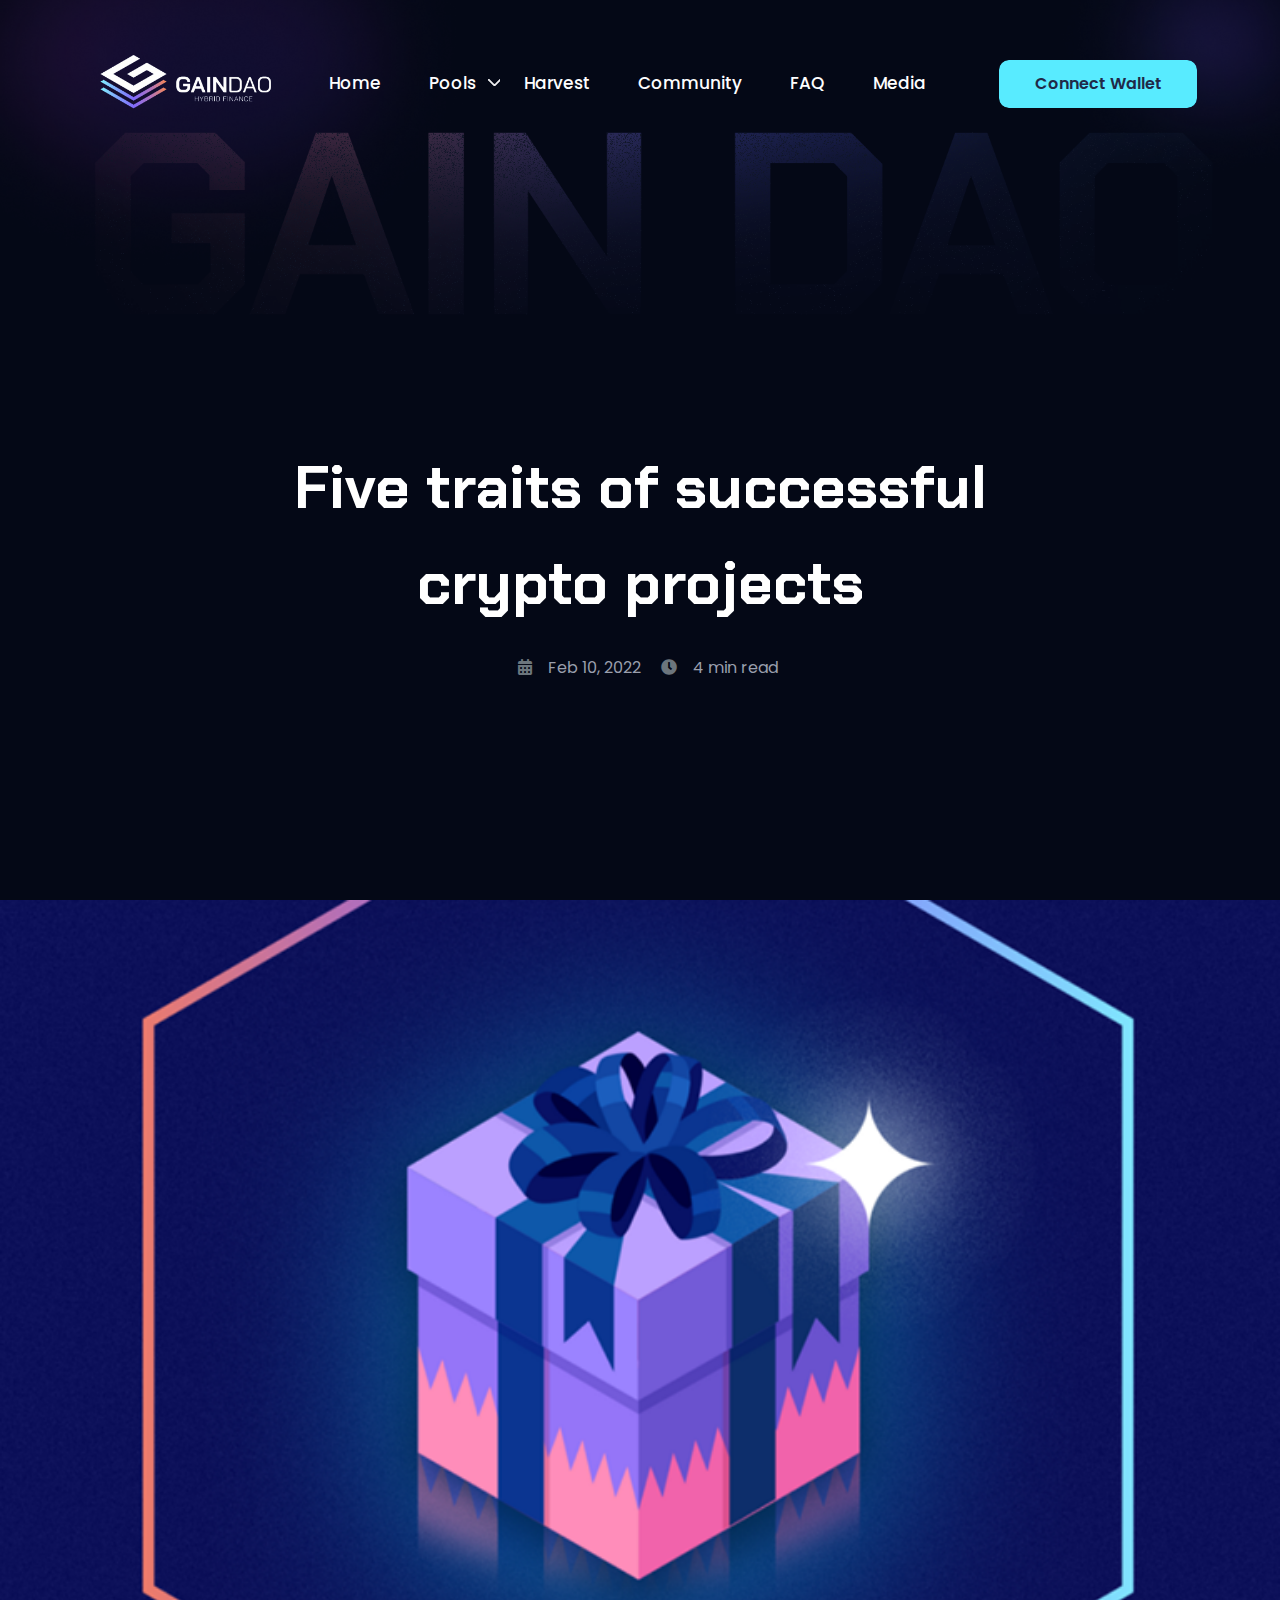
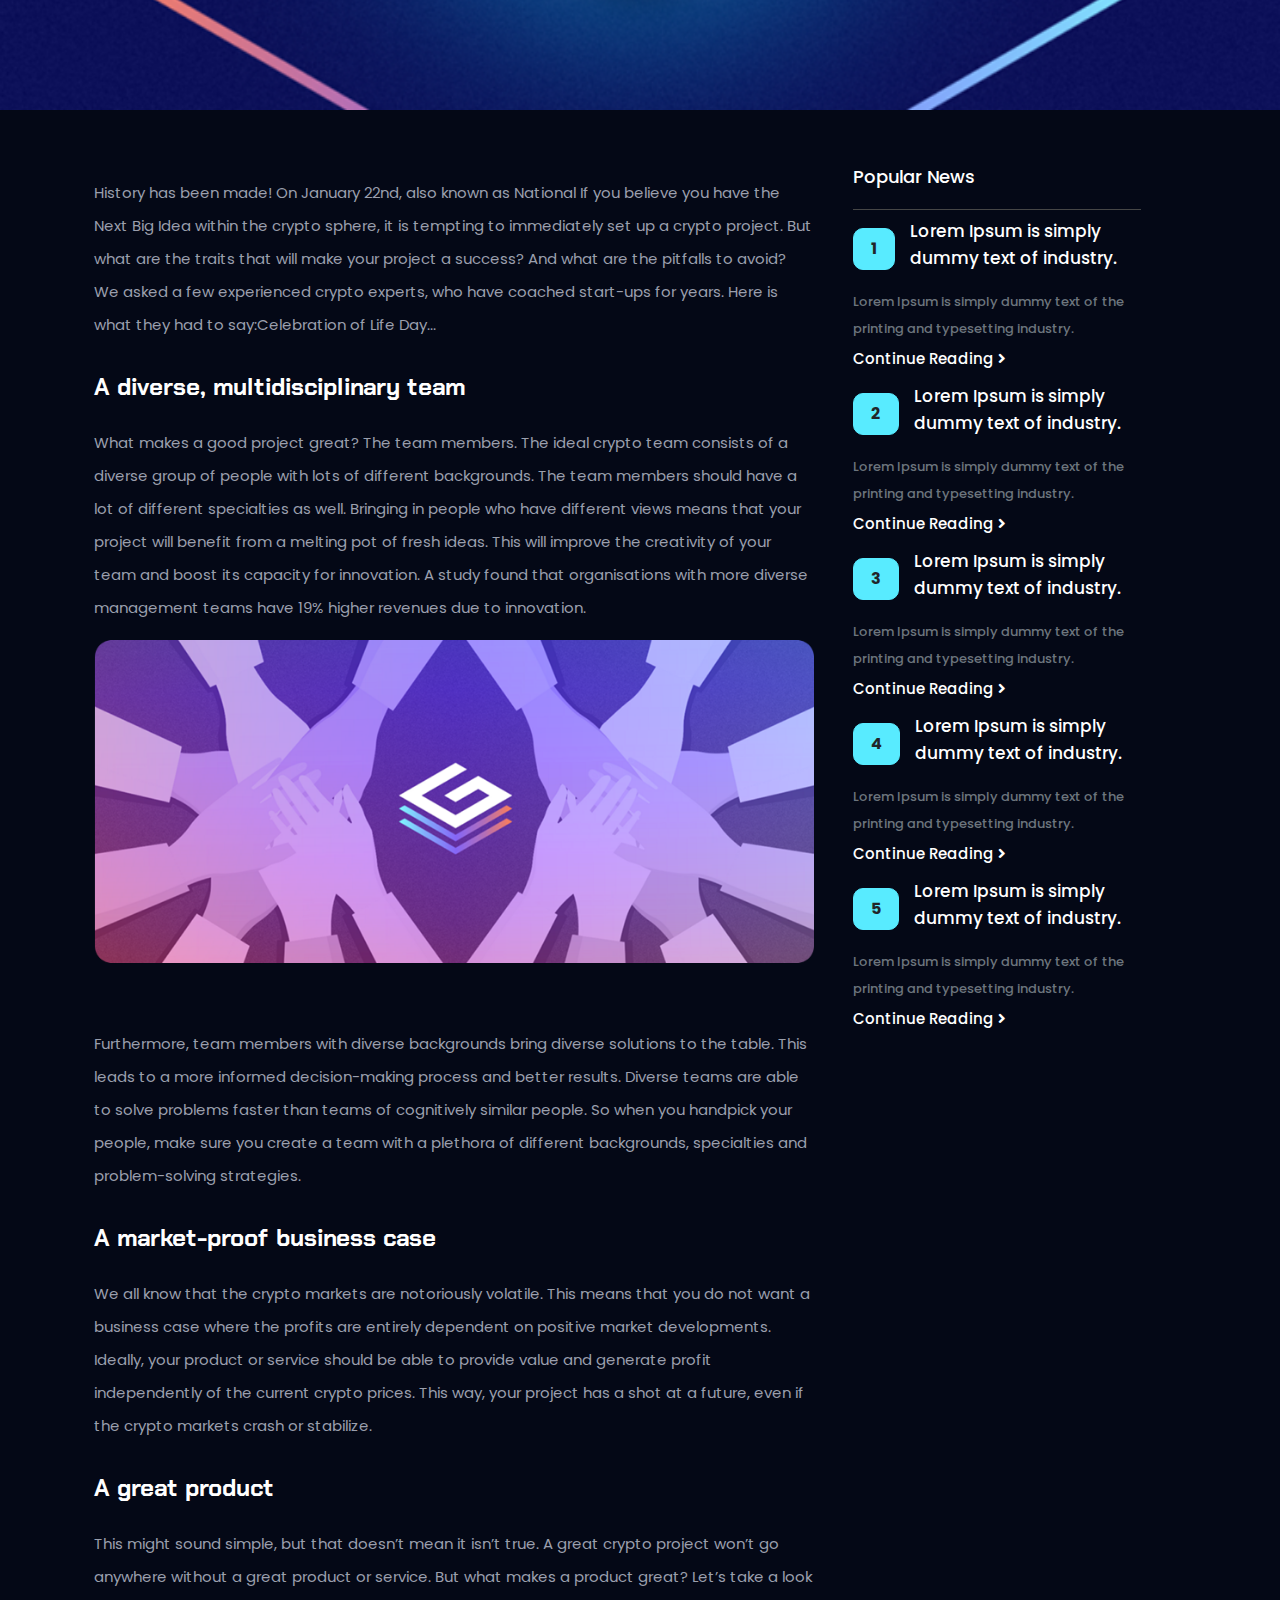
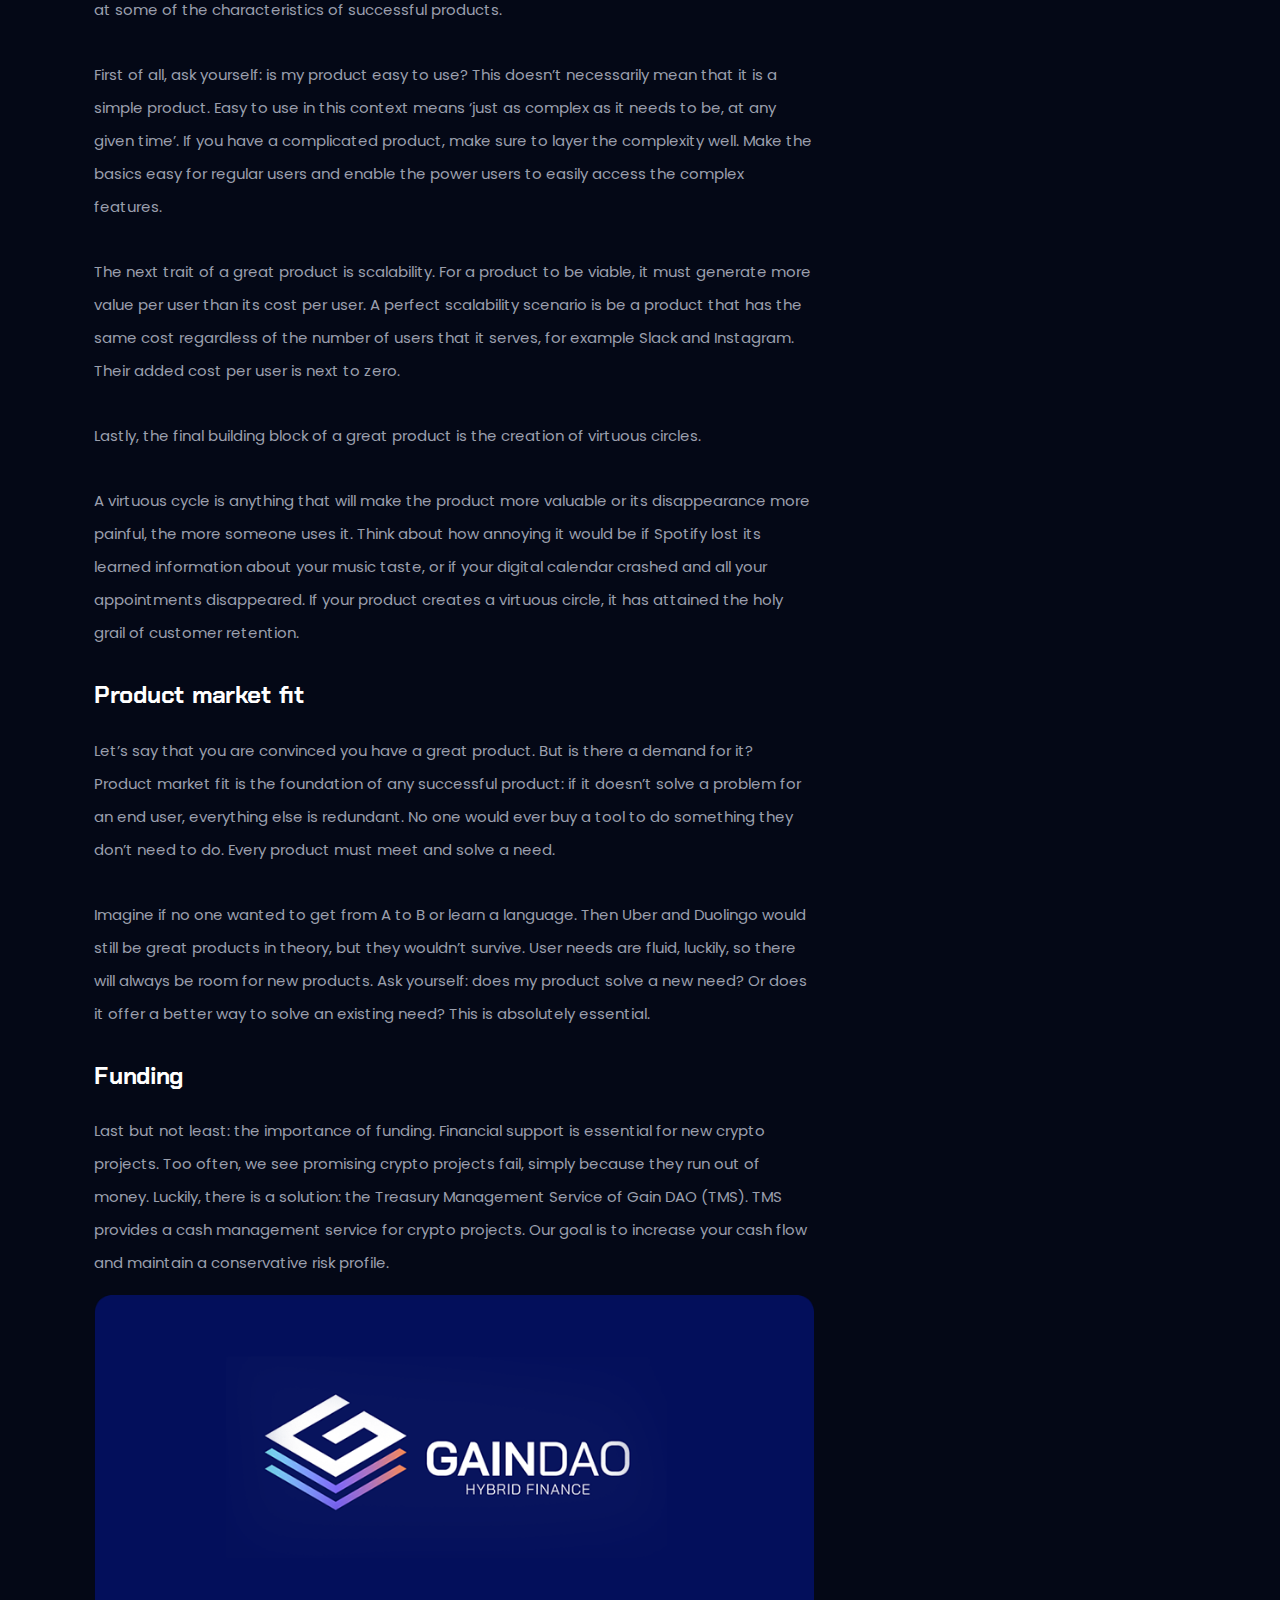
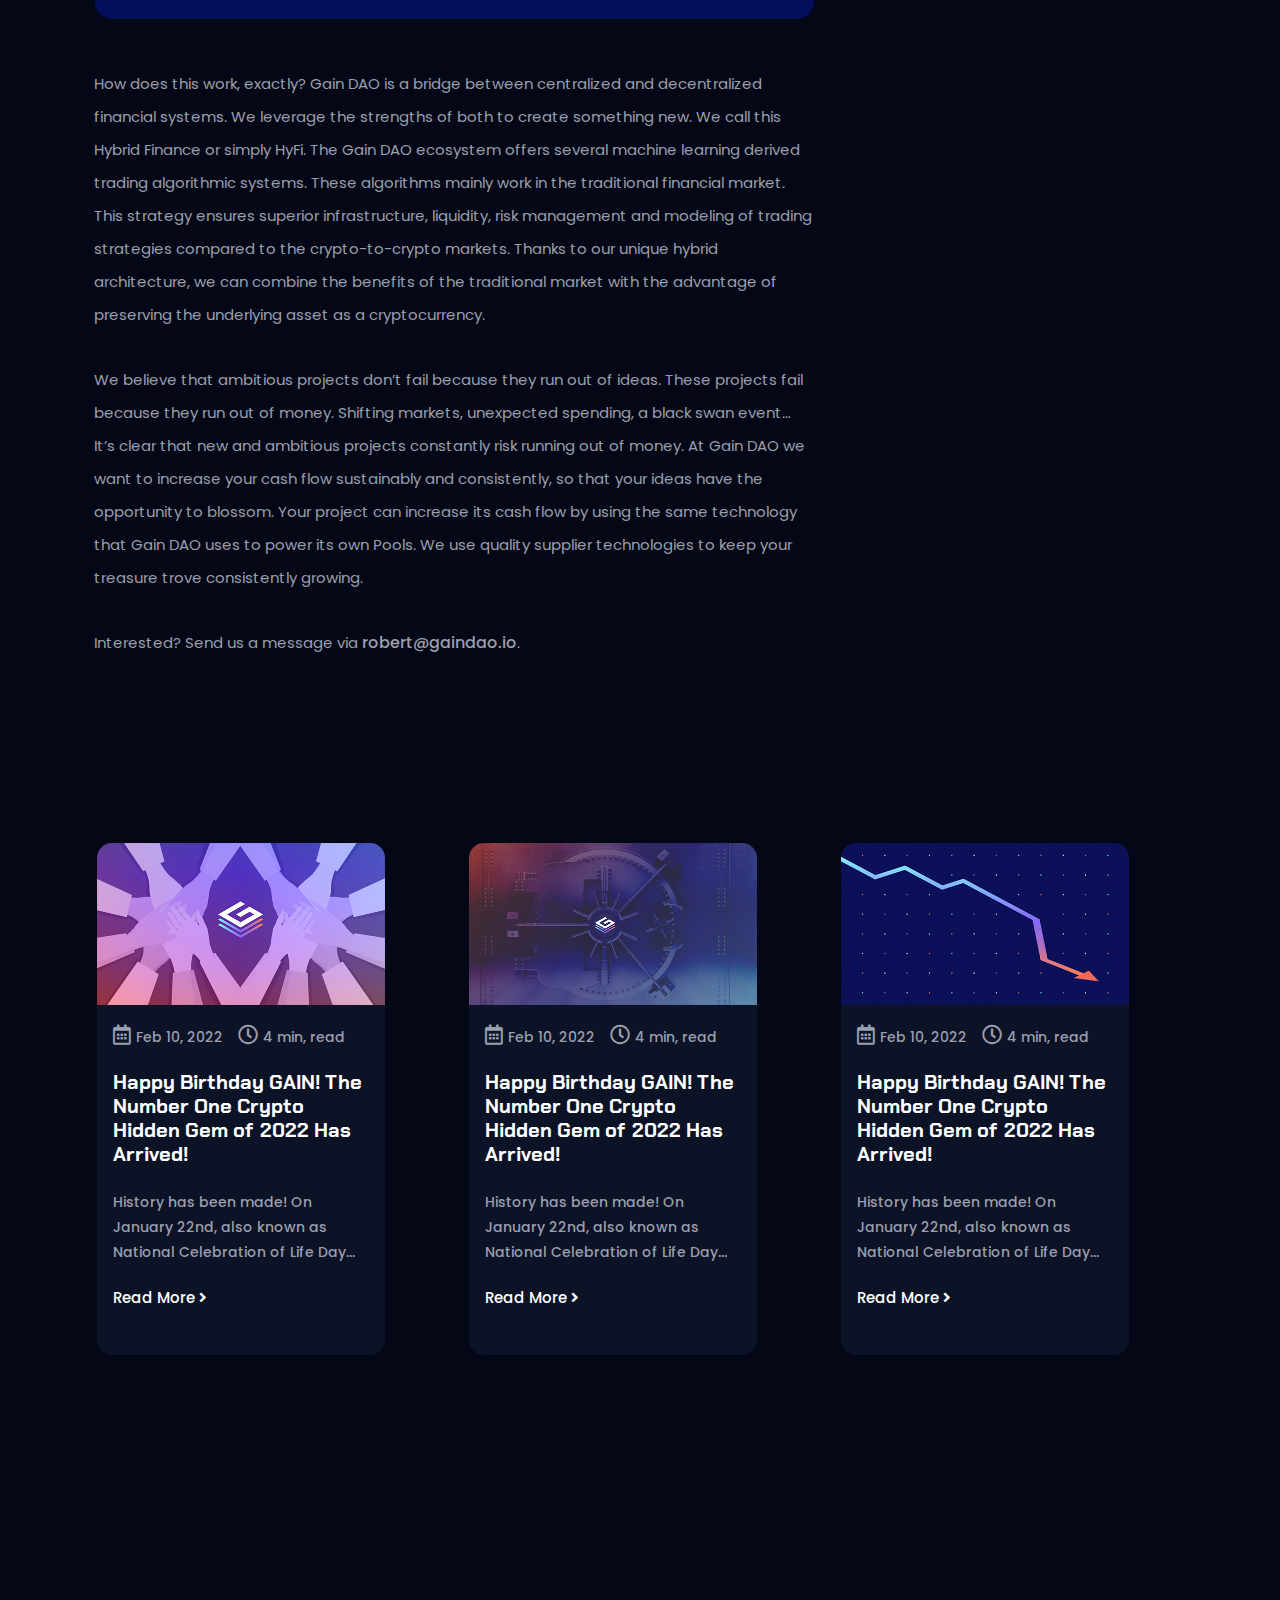
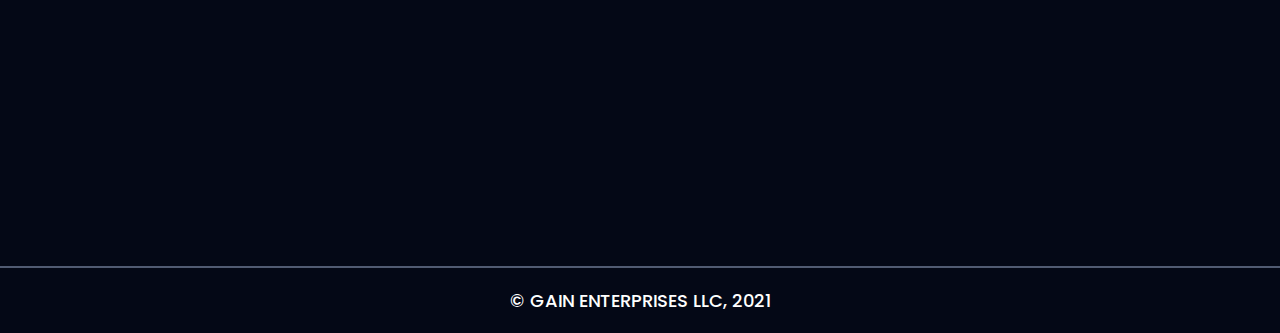
<file: blogdetails.html>
<!DOCTYPE html>
<html lang="en">

<head>
  <meta charset="UTF-8">
  <meta http-equiv="X-UA-Compatible" content="IE=edge">
  <meta name="viewport" content="width=device-width, initial-scale=1.0">
  <link rel="shortcut icon" href="assets/images/favicon.png" type="image/x-icon">
  <title>Gain Dao</title>
  <link rel="stylesheet" href="assets/css/font-awesome.css">
  <link rel="stylesheet" href="assets/css/owl.carousel.min.css">
  <link rel="stylesheet" href="assets/css/owl.theme.default.min.css">
  <link
    rel="stylesheet"
    href="https://cdnjs.cloudflare.com/ajax/libs/animate.css/4.1.1/animate.min.css"
  />
  <link rel="stylesheet" href="assets/css/style.css">

</head>

<body>


  <!-- Header section -->
  <header class="banner__bg__img">
    <!-- header menus -->
    <nav class="container navbar navbar-expand-lg">
        <div class="container-fluid px-0">
  <div class="d-flex">
            <a class="navbar-brand wow animate__animated animate__fadeInLeft" href="index.html"><img src="assets/images/1234.png" class="img-fluid"
              alt=""></a>
          <button class="navbar-toggler" type="button" data-bs-toggle="collapse" data-bs-target="#navbarSupportedContent"
            aria-controls="navbarSupportedContent" aria-expanded="false" aria-label="Toggle navigation">
            <i class="fa fa-bars" aria-hidden="true"></i>
          </button>
  </div>
          <div class="collapse navbar-collapse" id="navbarSupportedContent">
            <ul class="navbar-nav ms-auto mb-2 me-5 mb-lg-0 wow animate__animated animate__fadeInDown">
              <li class="nav-item">
                <a class="nav-link active hover-underline-animation" aria-current="page" href="index.html">Home</a>
              </li>
              <li class="nav-item dropdown">
                <a class="nav-link dropdown-toggle" href="#" id="navbarDropdown" role="button" data-bs-toggle="dropdown"
                  aria-expanded="false">
                  Pools
                </a>
                <ol class="dropdown-menu" aria-labelledby="navbarDropdown">
                  <div class="drop__caret">
                    <img src="assets/images/home-page/drop--caret.png" class="img-fluid" alt="drop-caret">
                  </div>
                  <li class="d-flex align-items-center gap-1 ms-3">
                    <div class="disc--element"></div>
                    <a class="dropdown-item text-capitalize" href="Ether pool.html">Ether</a>
                  </li>
                  <li class="d-flex align-items-center gap-1 ms-3">
                    <div class="disc--element"></div>
                    <a class="dropdown-item text-uppercase" href="coming soon.html">btc</a></li>
                  <li class="d-flex align-items-center gap-1 ms-3">
                    <div class="disc--element"></div>
                    <a class="dropdown-item text-capitalize" href="coming soon.html">DAI</a>
                  </li>
                </ol>
              </li>
              <li class="nav-item">
                <a class="nav-link hover-underline-animation" href="harvest.html">harvest</a>
              </li>
              <li class="nav-item">
                <a class="nav-link hover-underline-animation" href="blogdetails.html">community</a>
              </li>
              <li class="nav-item">
                <a class="nav-link hover-underline-animation" href="faq.html">FAQ</a>
              </li>
              <li class="nav-item">
                <a class="nav-link hover-underline-animation" href="blogs.html">media</a>
              </li>
            </ul>
            <form class="wallet__btn d-flex gap-2 wow animate__animated animate__fadeInRight">
              <button type="button" class="btn">connect wallet</button>
            </form>
          </div>
        </div>
      </nav>
    <!-- header menus -->
    <!-- banner section -->
    <div class="banner__section">
      <div class="container">
        <div class="row align-items-center text-center">
          <div class="wow animate__animated animate__fadeInUp"  data-wow-duration="2s" class="col-12  wow animate__animated animate__fadeInUp">
            <h1 class="mb-0 mb-sm-4">Five traits of successful </h1>
            <h1 class="mb-0 mb-sm-4"> crypto projects </h1>
            <span class="ak_text-blogdetail"><i class="fas fa-calendar-alt text-secondary p-3" ></i>Feb 10, 2022 </span>
            <span class="ak_text-blogdetail"><i class="fas fa-clock text-secondary p-3"></i>4 min read </span>
         
         
        
        </div>
      </div>
    </div>
    <!-- banner section -->
  </header>
  <!-- Header section -->

  <!-- BlogDetailbanner Section -->
<div class="ak_blogdetailbanner_section ">

    

</div>

  <!-- BlogDetailbanner Section -->


  <!-- BlogDetails Section -->

  <div class="ak_blogdetails_section">

    <div class="container">
        <div class="row mx-0">
            <div class="col-lg-8 ak_blogdetail_para col-12">
                <p class="pt-3">History has been made! On January 22nd, also known as National If you believe you have the Next Big Idea within the crypto sphere, it is tempting to immediately set up a crypto project. But what are the traits that will make your project a success? And what are the pitfalls to avoid? We asked a few experienced crypto experts, who have coached start-ups for years. Here is what they had to say:Celebration of Life Day...</p>
                <h3 class="pt-3">A diverse, multidisciplinary team</h3>
                <p class="pt-3">What makes a good project great? The team members. The ideal crypto team consists of a diverse group of people with lots of different backgrounds. The team members should have a lot of different specialties as well. Bringing in people who have different views means that your project will benefit from a melting pot of fresh ideas. This will improve the creativity of your team and boost its capacity for innovation. A study found that organisations with more diverse management teams have 19% higher revenues due to innovation.

                </p>
                <section class="ak_blogdetailbanner2">
                    <img class="img-fluid" src="assets/images/Blogdetail/ak_blogdetail_banner2.png" alt="">

                </section>
                <div class="pt-5">
                    <p class="pt-3">Furthermore, team members with diverse backgrounds bring diverse solutions to the table. This leads to a more informed decision-making process and better results. Diverse teams are able to solve problems faster than teams of cognitively similar people. So when you handpick your people, make sure you create a team with a plethora of different backgrounds, specialties and problem-solving strategies.</p>
                    <h3 class="pt-3">A market-proof business case  </h3>
                    <p class="pt-3">We all know that the crypto markets are notoriously volatile. This means that you do not want a business case where the profits are entirely dependent on positive market developments. Ideally, your product or service should be able to provide value and generate profit independently of the current crypto prices. This way, your project has a shot at a future, even if the crypto markets crash or stabilize.
                    </p>
                    <h3 class="pt-3">A great product</h3>
                    <p class="pt-3">This might sound simple, but that doesn’t mean it isn’t true. A great crypto project won’t go anywhere without a great product or service. But what makes a product great? Let’s take a look at some of the characteristics of successful products.
                    </p>
                    <p class="pt-3">
                        First of all, ask yourself: is my product easy to use? This doesn’t necessarily mean that it is a simple product. Easy to use in this context means ‘just as complex as it needs to be, at any given time’. If you have a complicated product, make sure to layer the complexity well. Make the basics easy for regular users and enable the power users to easily access the complex features.
                    </p>
                    <p class="pt-3">The next trait of a great product is scalability. For a product to be viable, it must generate more value per user than its cost per user. A perfect scalability scenario is be a product that has the same cost regardless of the number of users that it serves, for example Slack and Instagram. Their added cost per user is next to zero.
                    </p>
                    <p class="pt-3">
                        Lastly, the final building block of a great product is the creation of virtuous circles.
                    </p>
                    <p class="pt-3">A virtuous cycle is anything that will make the product more valuable or its disappearance more painful, the more someone uses it. Think about how annoying it would be if Spotify lost its learned information about your music taste, or if your digital calendar crashed and all your appointments disappeared. If your product creates a virtuous circle, it has attained the holy grail of customer retention.</p>

                    <h3 class="pt-3">Product market fit  </h3>
                <p class="pt-3">Let’s say that you are convinced you have a great product. But is there a demand for it? Product market fit is the foundation of any successful product: if it doesn’t solve a problem for an end user, everything else is redundant. No one would ever buy a tool to do something they don’t need to do. Every product must meet and solve a need.
                </p>
                <p class="pt-3">
                    Imagine if no one wanted to get from A to B or learn a language. Then Uber and Duolingo would still be great products in theory, but they wouldn’t survive. User needs are fluid, luckily, so there will always be room for new products. Ask yourself: does my product solve a new need? Or does it offer a better way to solve an existing need? This is absolutely essential.
                </p>
                <h3 class="pt-3">Funding

                </h3>
                <p class="pt-3">Last but not least: the importance of funding. Financial support is essential for new crypto projects. Too often, we see promising crypto projects fail, simply because they run out of money. Luckily, there is a solution: the Treasury Management Service of Gain DAO (TMS). TMS provides a cash management service for crypto projects. Our goal is to increase your cash flow and maintain a conservative risk profile.</p>
                </div>
                <section>
                    <img class="img-fluid" src="assets/images/Blogdetail/ak_blogdetail_banner3.png" alt="">
                </section>
                <div>
                    <p class="pt-5">How does this work, exactly? Gain DAO is a bridge between centralized and decentralized financial systems. We leverage the strengths of both to create something new. We call this Hybrid Finance or simply HyFi. The Gain DAO ecosystem offers several machine learning derived trading algorithmic systems. These algorithms mainly work in the traditional financial market. This strategy ensures superior infrastructure, liquidity, risk management and modeling of trading strategies compared to the crypto-to-crypto markets. Thanks to our unique hybrid architecture, we can combine the benefits of the traditional market with the advantage of preserving the underlying asset as a cryptocurrency.</p>
                    <p class="pt-3">
                        We believe that ambitious projects don’t fail because they run out of ideas. These projects fail because they run out of money. Shifting markets, unexpected spending, a black swan event… It’s clear that new and ambitious projects constantly risk running out of money. At Gain DAO we want to increase your cash flow sustainably and consistently, so that your ideas have the opportunity to blossom. Your project can increase its cash flow by using the same technology that Gain DAO uses to power its own Pools. We use quality supplier technologies to keep your treasure trove consistently growing.

                    </p>
                    <p class="pt-3">
                        Interested? Send us a message via <a class="fs-6" href="mailto:robert@gaindao.io">robert@gaindao.io</a>.
                    </p>
                </div>
                

            </div>

            <div class="col-lg-4 col-12">
                <div class="ak_popul_news">
                    <div style="border-bottom: 1px solid rgb(70, 70, 70);">
                        <p class="text-white">Popular News</p>
                    </div>
                    <div class="d-flex justify-content-center align-items-center">
                        <span class="ak_news_nums">1</span>
                        <p class="text-white mt-2" style="line-height: 27px; margin-left: 15px; font-size: 17px;">
                            Lorem Ipsum is simply
                            dummy text of industry.
                        </p>
                    </div>
                    <p class="text-muted mb-0" style="font-size: 13px; line-height: 27px;">Lorem Ipsum is simply dummy text
                        of
                        the printing and typesetting industry.</p>
                    <a href="#" class="ak_popular_more">Continue Reading <span><i
                                class="fas fa-angle-right text-white"></i></span></a>
    
                    <div class="d-flex justify-content-center align-items-center">
                        <span class="ak_news_nums">2</span>
                        <p class="text-white mt-2" style="line-height: 27px; margin-left: 15px; font-size: 17px;">
                            Lorem Ipsum is simply
                            dummy text of industry.
                        </p>
                    </div>
                    <p class="text-muted mb-0" style="font-size: 13px; line-height: 27px;">Lorem Ipsum is simply dummy text
                        of
                        the printing and typesetting industry.</p>
                    <a href="#" class="ak_popular_more">Continue Reading <span><i
                                class="fas fa-angle-right text-white"></i></span></a>
    
                    <div class="d-flex justify-content-center align-items-center">
                        <span class="ak_news_nums">3</span>
                        <p class="text-white mt-2" style="line-height: 27px; margin-left: 15px; font-size: 17px;">
                            Lorem Ipsum is simply
                            dummy text of industry.
                        </p>
                    </div>
                    <p class="text-muted mb-0" style="font-size: 13px; line-height: 27px;">Lorem Ipsum is simply dummy text
                        of
                        the printing and typesetting industry.</p>
                    <a href="#" class="ak_popular_more">Continue Reading <span><i
                                class="fas fa-angle-right text-white"></i></span></a>

                                <div class="d-flex justify-content-center align-items-center">
                                    <span class="ak_news_nums">4</span>
                                    <p class="text-white mt-2" style="line-height: 27px; margin-left: 15px; font-size: 17px;">
                                        Lorem Ipsum is simply
                                        dummy text of industry.
                                    </p>
                                </div>
                                <p class="text-muted mb-0" style="font-size: 13px; line-height: 27px;">Lorem Ipsum is simply dummy text
                                    of
                                    the printing and typesetting industry.</p>
                                <a href="#" class="ak_popular_more">Continue Reading <span><i
                                            class="fas fa-angle-right text-white"></i></span></a>

                                            <div class="d-flex justify-content-center align-items-center">
                                                <span class="ak_news_nums">5</span>
                                                <p class="text-white mt-2" style="line-height: 27px; margin-left: 15px; font-size: 17px;">
                                                    Lorem Ipsum is simply
                                                    dummy text of industry.
                                                </p>
                                            </div>
                                            <p class="text-muted mb-0" style="font-size: 13px; line-height: 27px;">Lorem Ipsum is simply dummy text
                                                of
                                                the printing and typesetting industry.</p>
                                            <a href="#" class="ak_popular_more">Continue Reading <span><i
                                                        class="fas fa-angle-right text-white"></i></span></a>

                </div>
            </div>
        </div>
            </div>

        </div>

    </div>

  </div>

  <!-- BlogDetails Section -->

  <!-- BlogDetails Cards Section -->
<div class="container" style="margin-top: 80px;">
    <div class="row">
       
            <div class="ak_popular_head wow animate__animated animate__fadeInLeft">
                <h2>Latest Posts</h2>
            </div>
            <div class="ak_popular">
              
    <div class="col-lg-4">
        <div class="card ak_popular_cards">
            <img src="assets/images/Blogdetail/ak_blogdetail_card1.png" class="card-img-top" alt="...">
            <div class="card-body">
                <div class="d-flex justify-content-start align-items-center">
                    <p class="" style="font-size: 14px; margin-right: 15px;"><i class="far fa-calendar-alt fs-5"
                            style="margin-right: 5px;"></i>Feb 10, 2022
                    </p>
                    <p class="" style="font-size: 14px;"><i class="far fa-clock fs-5"
                            style="margin-right: 5px;"></i>4
                        min, read</p>
                </div>
                <h5 class="card-title mb-4">Happy Birthday GAIN! The
                    Number One Crypto Hidden
                    Gem of 2022 Has Arrived!</h5>
                <p class="card-text" style="font-size: 14px; line-height: 25px;">History has been made! On January
                    22nd,
                    also known as National Celebration of Life
                    Day...</p>
                <a href="#" class="ak_popular_more">Read More <span><i
                            class="fas fa-angle-right text-white"></i></span></a>
            </div>
        </div>

    </div>
               <div class="col-lg-4">
                <div class="card ak_popular_cards">
                    <img src="assets/images/Blogdetail/ak_blogdetail_card2.png" class="card-img-top" alt="...">
                    <div class="card-body">
                        <div class="d-flex justify-content-start align-items-center">
                            <p class="" style="font-size: 14px; margin-right: 15px;"><i class="far fa-calendar-alt fs-5"
                                    style="margin-right: 5px;"></i>Feb 10, 2022
                            </p>
                            <p class="" style="font-size: 14px;"><i class="far fa-clock fs-5"
                                    style="margin-right: 5px;"></i>4
                                min, read</p>
                        </div>
                        <h5 class="card-title mb-4">Happy Birthday GAIN! The
                            Number One Crypto Hidden
                            Gem of 2022 Has Arrived!</h5>
                        <p class="card-text" style="font-size: 14px; line-height: 25px;">History has been made! On January
                            22nd,
                            also known as National Celebration of Life
                            Day...</p>
                        <a href="#" class="ak_popular_more">Read More <span><i
                                    class="fas fa-angle-right text-white"></i></span></a>
                    </div>
                </div>
    
               </div>
    <div class="col-lg-4">
        <div class="card ak_popular_cards">
            <img src="assets/images/Blogdetail/ak_blogdetail_card3.png" class="card-img-top" alt="...">
            <div class="card-body">
                <div class="d-flex justify-content-start align-items-center">
                    <p class="" style="font-size: 14px; margin-right: 15px;"><i class="far fa-calendar-alt fs-5"
                            style="margin-right: 5px;"></i>Feb 10, 2022
                    </p>
                    <p class="" style="font-size: 14px;"><i class="far fa-clock fs-5"
                            style="margin-right: 5px;"></i>4
                        min, read</p>
                </div>
                <h5 class="card-title mb-4">Happy Birthday GAIN! The
                    Number One Crypto Hidden
                    Gem of 2022 Has Arrived!</h5>
                <p class="card-text" style="font-size: 14px; line-height: 25px;">History has been made! On January
                    22nd,
                    also known as National Celebration of Life
                    Day...</p>
                <a href="#" class="ak_popular_more">Read More <span><i
                            class="fas fa-angle-right text-white"></i></span></a>
            </div>
        </div>
    </div>
             
               
            </div>
        
    </div>
</div>

  <!-- BlogDetails Cards Section -->






<!---------------------------------------------------
      FOOTER START HERE
----------------------------------------------------->

  <footer>
    <div class="container">
      <div class="row gy-4 my-5">
        <div class="col-12 col-md-6 col-lg-4 address__location wow animate__animated animate__fadeInLeft">
          <div class="">
            <img src="assets/images/home-page/logo.png" class="img-fluid" alt="LOGO">
          </div>
          <div class="address__detail">
            <p>Lorem Ipsum is simply dummy text of the printing and typesetting industry. Lorem Ipsum has been the industry's standard dummy text ever since the 1500s,</p>
            <button type="button" class="btn btn-secondary-dao">watch video</button>
          </div>
        </div>
        <div class="col-12 col-md-6 col-lg-4 treasurey__widget wow animate__animated animate__fadeInUp">
          <h3>Treasury Management Services</h3>
          <div class="d-flex align-items-center gap-5">
            <a href="#">contact us</a>
            <a href="#">FAQ</a>
          </div>
          <div class="d-flex align-items-center gap-5">
            <a href="#">branding kit</a>
            <a href="#">harvest</a>
          </div>
          <div class="d-flex align-items-center gap-5">
            <a href="#">white paper</a>
            <a href="#">blog</a>
          </div>
        </div>
        <div class="col-12 col-md-6 col-lg-4 wow animate__animated animate__fadeInRight">
          <p class="mt-sm-5">Lorem Ipsum is simply dummy text of the 
            printing and typesetting industry. </p>
            <div class="social__links__list">
              <a href="#"><i class="fab fa-facebook-f" aria-hidden="true"></i></a>
              <a href="#"><i class="fab fa-instagram" aria-hidden="true"></i></a>
              <a href="#"><i class="fab fa-twitter" aria-hidden="true"></i></a>
            </div>
        </div>
      </div>
    </div>
    <div class="bottom__copyright mt-5">
      <p>© GAIN ENTERPRISES LLC, 2021
      </p>
    </div>
  </footer>
 <!---------------------------------------------------
      FOOTER START HERE
----------------------------------------------------->







  <!-- js -->
  <script src="https://code.jquery.com/jquery-3.2.1.slim.min.js" crossorigin="anonymous"></script>
  <script src="https://cdn.jsdelivr.net/npm/bootstrap@5.0.2/dist/js/bootstrap.bundle.min.js"
    integrity="sha384-MrcW6ZMFYlzcLA8Nl+NtUVF0sA7MsXsP1UyJoMp4YLEuNSfAP+JcXn/tWtIaxVXM"
    crossorigin="anonymous"></script>
  <script src="assets/js/owl.carousel.js"></script>
  <script src="assets/js/owl.carousel.min.js"></script>
  <script src="assets/js/owl.js"></script>
  <script src="assets/js/wow.min.js"></script>
              <script>
              new WOW().init();
              </script>
</body>

</html>
</file>
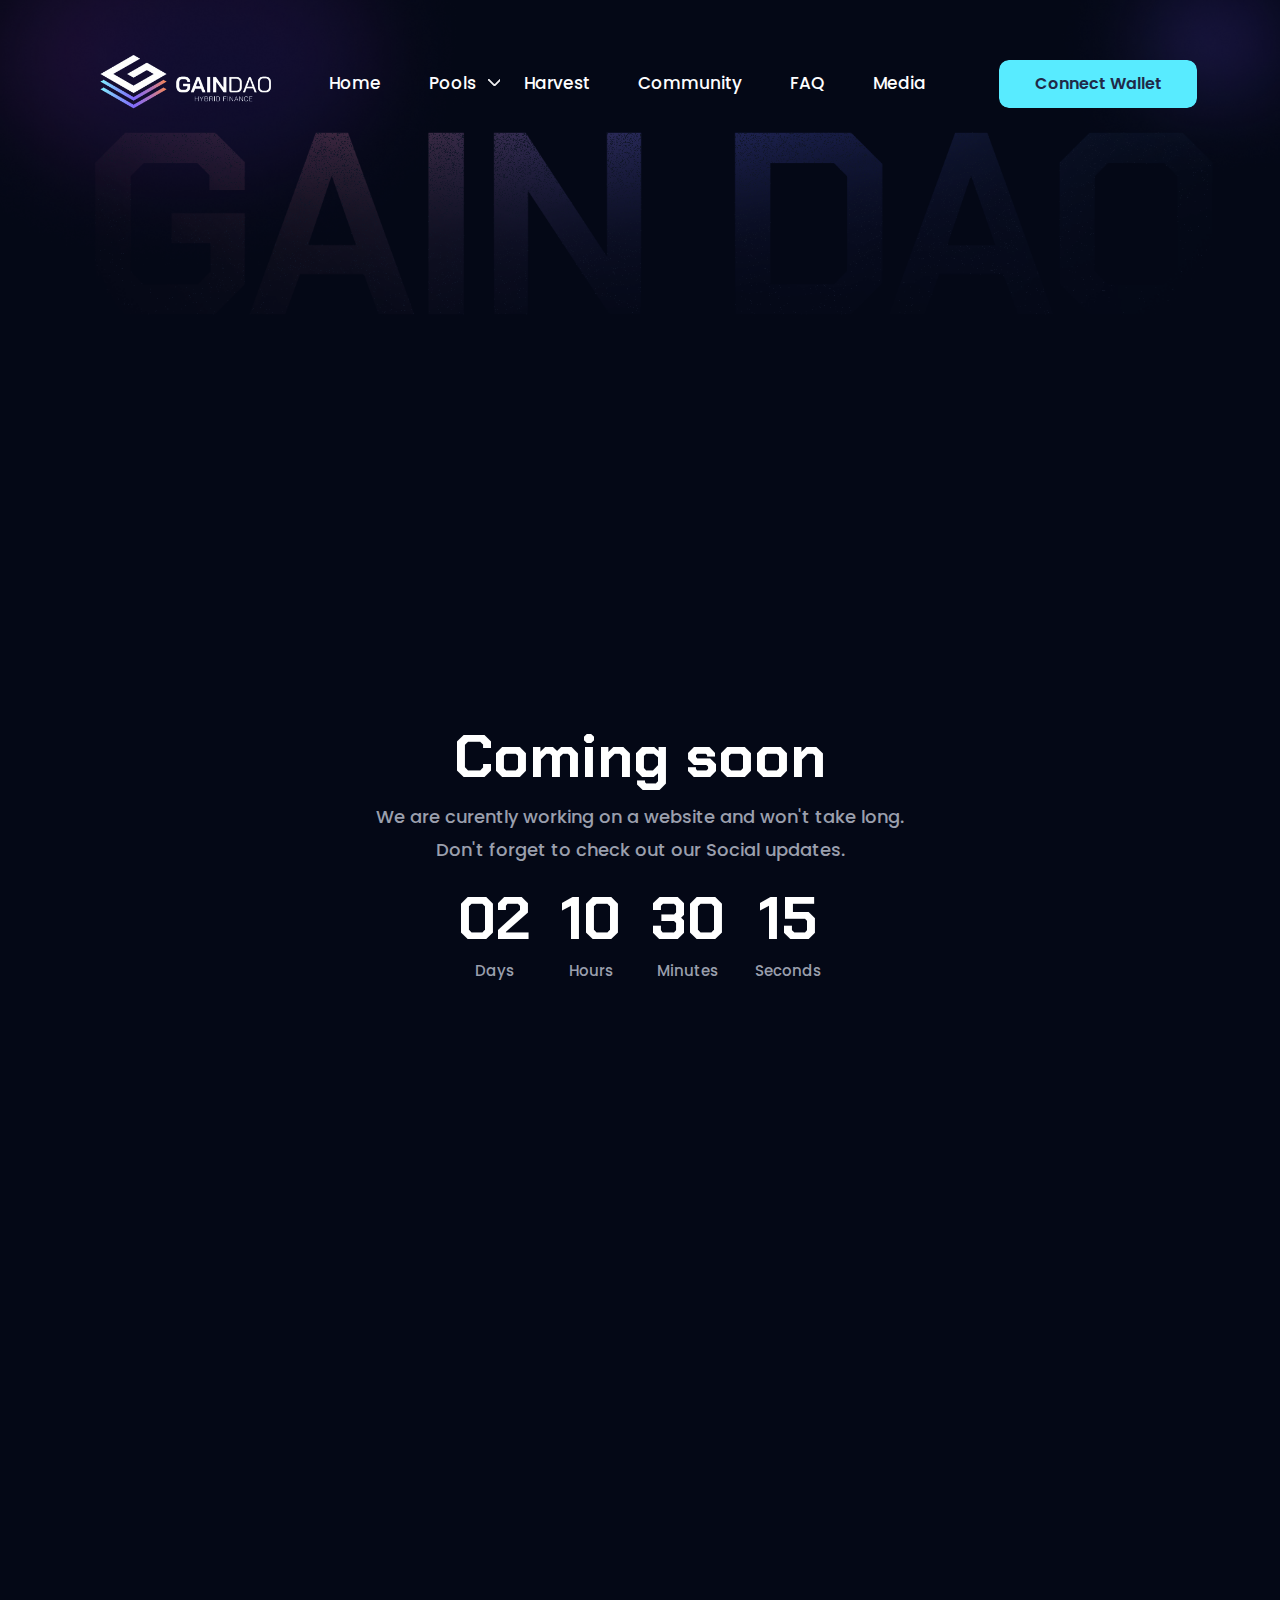
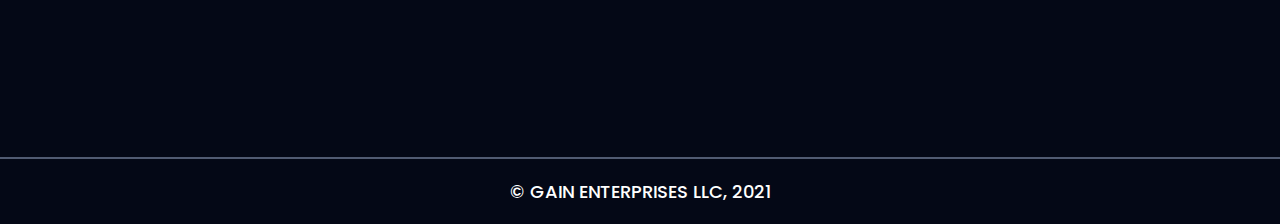
<file: coming soon.html>
<!DOCTYPE html>
<html lang="en">

<head>
    <meta charset="UTF-8">
    <meta http-equiv="X-UA-Compatible" content="IE=edge">
    <meta name="viewport" content="width=device-width, initial-scale=1.0">
    <link rel="shortcut icon" href="assets/images/favicon.png" type="image/x-icon">
    <title>Gain Dao</title>
    <link rel="stylesheet" href="assets/css/font-awesome.css">
    <link rel="stylesheet" href="assets/css/owl.carousel.min.css">
    <link rel="stylesheet" href="assets/css/owl.theme.default.min.css">
    <link rel="stylesheet" href="https://cdnjs.cloudflare.com/ajax/libs/animate.css/4.1.1/animate.min.css" />
    <link rel="stylesheet" href="assets/css/style.css">
</head>

<body>


    <!-- Header section -->
    <header class="banner__bg__img" style="height: 80vh;">
        <!-- header menus -->
        <nav class="container navbar navbar-expand-lg">
            <div class="container-fluid px-0">
      <div class="d-flex">
                <a class="navbar-brand wow animate__animated animate__fadeInLeft" href="index.html"><img src="assets/images/1234.png" class="img-fluid"
                  alt=""></a>
              <button class="navbar-toggler" type="button" data-bs-toggle="collapse" data-bs-target="#navbarSupportedContent"
                aria-controls="navbarSupportedContent" aria-expanded="false" aria-label="Toggle navigation">
                <i class="fa fa-bars" aria-hidden="true"></i>
              </button>
      </div>
              <div class="collapse navbar-collapse" id="navbarSupportedContent">
                <ul class="navbar-nav ms-auto mb-2 me-5 mb-lg-0 wow animate__animated animate__fadeInDown">
                  <li class="nav-item">
                    <a class="nav-link active hover-underline-animation" aria-current="page" href="index.html">Home</a>
                  </li>
                  <li class="nav-item dropdown">
                    <a class="nav-link dropdown-toggle" href="#" id="navbarDropdown" role="button" data-bs-toggle="dropdown"
                      aria-expanded="false">
                      Pools
                    </a>
                    <ol class="dropdown-menu" aria-labelledby="navbarDropdown">
                      <div class="drop__caret">
                        <img src="assets/images/home-page/drop--caret.png" class="img-fluid" alt="drop-caret">
                      </div>
                      <li class="d-flex align-items-center gap-1 ms-3">
                        <div class="disc--element"></div>
                        <a class="dropdown-item text-capitalize" href="Ether pool.html">Ether</a>
                      </li>
                      <li class="d-flex align-items-center gap-1 ms-3">
                        <div class="disc--element"></div>
                        <a class="dropdown-item text-uppercase" href="coming soon.html">btc</a></li>
                      <li class="d-flex align-items-center gap-1 ms-3">
                        <div class="disc--element"></div>
                        <a class="dropdown-item text-capitalize" href="coming soon.html">DAI</a>
                      </li>
                    </ol>
                  </li>
                  <li class="nav-item">
                    <a class="nav-link hover-underline-animation" href="harvest.html">harvest</a>
                  </li>
                  <li class="nav-item">
                    <a class="nav-link hover-underline-animation" href="blogdetails.html">community</a>
                  </li>
                  <li class="nav-item">
                    <a class="nav-link hover-underline-animation" href="faq.html">FAQ</a>
                  </li>
                  <li class="nav-item">
                    <a class="nav-link hover-underline-animation" href="blogs.html">media</a>
                  </li>
                </ul>
                <form class="wallet__btn d-flex gap-2 wow animate__animated animate__fadeInRight">
                  <button type="button" class="btn">connect wallet</button>
                </form>
              </div>
            </div>
          </nav>
        </header>
        <!-- header menus -->
        <!-- banner section -->
        <div class="banner__section">
            <div class="container">
                <div class="row align-items-center text-center">
                    <div class="pool__heading wow animate__animated animate__fadeInUp" data-wow-duration="2s">
                        <h1>Coming soon</h1>
                        <p>We are curently working on a website and won't take long. Don't forget to check out our
                            Social updates.</p>
                    </div>
                </div>
            </div>
            <!-- banner section -->

    <!-- COUNTER SECTION -->
    <div class="counter d-flex justify-content-center align-items-center wow animate__animated animate__fadeInRight"
        data-wow-duration="2s">
        <h1 className='text-white fw-boler' style="width: max-content; display: flex;">
            <div class="d-flex justify-content-center align-items-center flex-column" style="margin: 0px 15px;">
                <span id="days">02<br>
                </span>
                <p style="font-size: 15px;">Days</p>
            </div>
            <div class="d-flex justify-content-center align-items-center flex-column" style="margin: 0px 15px;">
                <span id="hours">10<br>
                </span>
                <p style="font-size: 15px;">Hours</p>
            </div>
            <div class="d-flex justify-content-center align-items-center flex-column" style="margin: 0px 15px;">
                <span id="min">30<br>
                </span>
                <p style="font-size: 15px;">Minutes</p>
            </div>
            <div class="d-flex justify-content-center align-items-center flex-column" style="margin: 0px 15px;">
                <span id="sec">15<br>
                </span>
                <p style="font-size: 15px;">Seconds</p>
            </div>
        </h1>
    </div>

    <div class="notify d-flex justify-content-center align-items-center flex-wrap wow animate__animated animate__fadeInLeft"
        data-wow-duration="2s">
        <input class="email_input" type="text" placeholder="Your email address">
        <div class="d-flex flex-column flex-sm-row gap-3 align-items-center banner__btns">
            <button type="button" class="btn btn-secondary-dao wow animate__animated animate__fadeInUp" data-wow-duration="2s">Notify me</button>
          </div>
    </div>
    <!-- COUNTER SECTION -->




    <!---------------------------------------------------
      FOOTER START HERE
----------------------------------------------------->

    <footer>
        <div class="container">
            <div class="row gy-4 my-5">
                <div class="col-12 col-md-6 col-lg-4 address__location wow animate__animated animate__fadeInLeft">
                    <div class="">
                        <img src="assets/images/home-page/logo.png" class="img-fluid" alt="LOGO">
                    </div>
                    <div class="address__detail">
                        <p>Lorem Ipsum is simply dummy text of the printing and typesetting industry. Lorem Ipsum has
                            been the industry's standard dummy text ever since the 1500s,</p>
                        <button type="button" class="btn btn-secondary-dao">watch video</button>
                    </div>
                </div>
                <div class="col-12 col-md-6 col-lg-4 treasurey__widget wow animate__animated animate__fadeInUp">
                    <h3>Treasury Management Services</h3>
                    <div class="d-flex align-items-center gap-5">
                        <a href="#">contact us</a>
                        <a href="#">FAQ</a>
                    </div>
                    <div class="d-flex align-items-center gap-5">
                        <a href="#">branding kit</a>
                        <a href="#">harvest</a>
                    </div>
                    <div class="d-flex align-items-center gap-5">
                        <a href="#">white paper</a>
                        <a href="#">blog</a>
                    </div>
                </div>
                <div class="col-12 col-md-6 col-lg-4 wow animate__animated animate__fadeInRight">
                    <p class="mt-sm-5">Lorem Ipsum is simply dummy text of the
                        printing and typesetting industry. </p>
                    <div class="social__links__list">
                        <a href="#"><i class="fab fa-facebook-f" aria-hidden="true"></i></a>
                        <a href="#"><i class="fab fa-instagram" aria-hidden="true"></i></a>
                        <a href="#"><i class="fab fa-twitter" aria-hidden="true"></i></a>
                    </div>
                </div>
            </div>
        </div>
        <div class="bottom__copyright mt-5">
            <p>© GAIN ENTERPRISES LLC, 2021
            </p>
        </div>
    </footer>
    <!---------------------------------------------------
      FOOTER START HERE
----------------------------------------------------->







    <!-- js -->
    <script src="https://code.jquery.com/jquery-3.2.1.slim.min.js" crossorigin="anonymous"></script>
    <script src="https://cdn.jsdelivr.net/npm/bootstrap@5.0.2/dist/js/bootstrap.bundle.min.js"
        integrity="sha384-MrcW6ZMFYlzcLA8Nl+NtUVF0sA7MsXsP1UyJoMp4YLEuNSfAP+JcXn/tWtIaxVXM"
        crossorigin="anonymous"></script>
    <script src="assets/js/owl.carousel.js"></script>
    <script src="assets/js/owl.carousel.min.js"></script>
    <script src="assets/js/owl.js"></script>
    <script src="assets/js/wow.min.js"></script>
    <script>
        new WOW().init();
    </script>


    <script>
        var days = 0;
        var hours = 0;
        var min = 0;
        var sec = 0;
        // const [days, setGet_days] = useState(0);
        // const [get_hours, setGet_hours] = useState(0);
        // const [get_min, setGet_min] = useState(0);
        // const [get_sec, setGet_sec] = useState(0);

        const second = 1000,
            minute = second * 60,
            hour = minute * 60,
            day = hour * 24;

        //I'm adding this section so I don't have to keep updating this pen every year :-)
        //remove this if you don't need it
        let today = new Date(),
            dd = String(today.getDate()).padStart(2, "0"),
            mm = String(today.getMonth() + 1).padStart(2, "0"),
            yyyy = today.getFullYear(),
            nextYear = yyyy + 1,
            dayMonth = "02/30/",
            birthday = dayMonth + yyyy;

        today = mm + "/" + dd + "/" + yyyy;
        if (today > birthday) {
            birthday = dayMonth + nextYear;
        }
        //end

        const countDown = new Date(birthday).getTime(),
            x = setInterval(function () {

                const now = new Date().getTime(),
                    distance = countDown - now;

                document.getElementById('days').innerHTML = ("0" + Math.floor((distance / (day))));
                document.getElementById('hours').innerHTML = ("0" + Math.floor((distance % (day)) / (hour)));
                document.getElementById('min').innerHTML = Math.floor((distance % (hour)) / (minute));
                document.getElementById('sec').innerHTML = Math.floor((distance % (minute)) / second);

                //do something later when date is reached
                if (distance < 0) {
                    clearInterval(x);
                }
                //seconds
            }, 1000)
    </script>
</body>

</html>
</file>
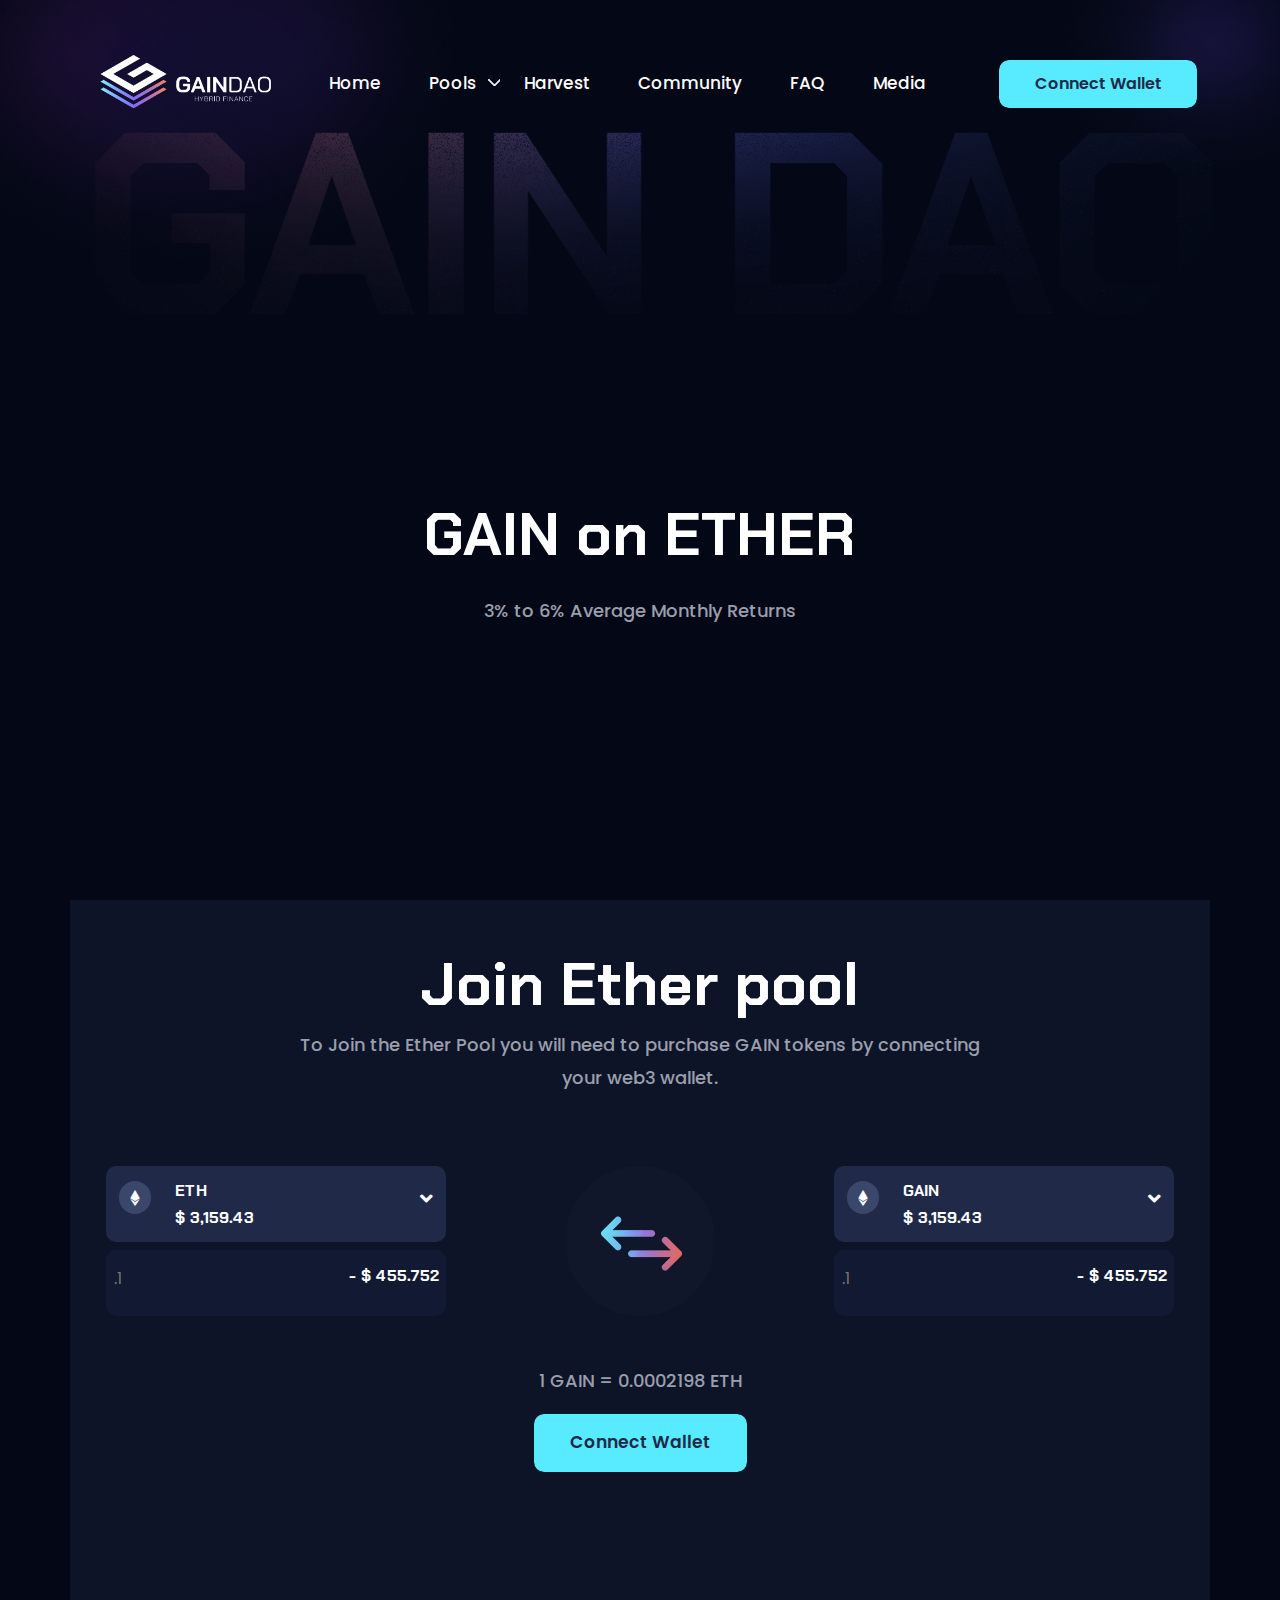
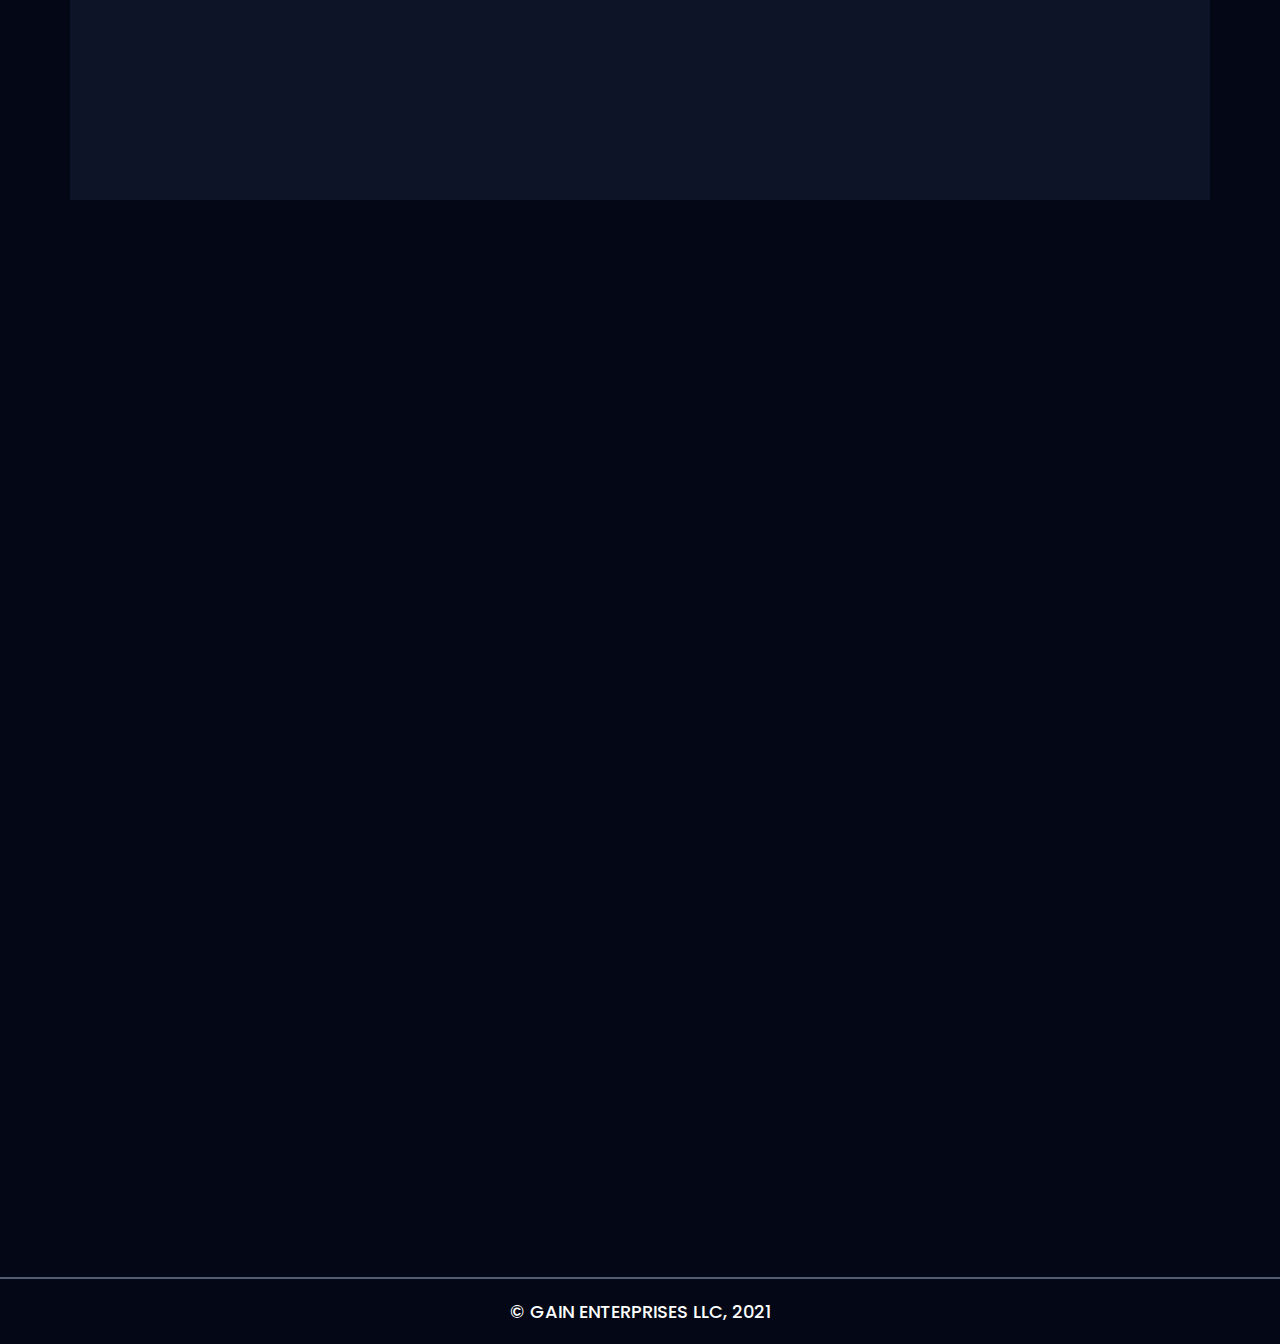
<file: Ether pool.html>
<!DOCTYPE html>
<html lang="en">

<head>
    <meta charset="UTF-8">
    <meta http-equiv="X-UA-Compatible" content="IE=edge">
    <meta name="viewport" content="width=device-width, initial-scale=1.0">
    <link rel="shortcut icon" href="assets/images/favicon.png" type="image/x-icon">
    <title>Gain Dao</title>
    <link rel="stylesheet" href="assets/css/font-awesome.css">
    <link rel="stylesheet" href="assets/css/owl.carousel.min.css">
    <link rel="stylesheet" href="assets/css/owl.theme.default.min.css">
    <link rel="stylesheet" href="https://cdnjs.cloudflare.com/ajax/libs/animate.css/4.1.1/animate.min.css" />
    <link rel="stylesheet" href="assets/css/style.css">
    <link href="https://unpkg.com/aos@2.3.1/dist/aos.css" rel="stylesheet">
</head>


<body>


    <!-- Header section -->
    <header class="banner__bg__img">
        <!-- header menus -->
        <nav class="container navbar navbar-expand-lg">
            <div class="container-fluid px-0">
      <div class="d-flex">
                <a class="navbar-brand wow animate__animated animate__fadeInLeft" href="index.html"><img src="assets/images/1234.png" class="img-fluid"
                  alt=""></a>
              <button class="navbar-toggler" type="button" data-bs-toggle="collapse" data-bs-target="#navbarSupportedContent"
                aria-controls="navbarSupportedContent" aria-expanded="false" aria-label="Toggle navigation">
                <i class="fa fa-bars" aria-hidden="true"></i>
              </button>
      </div>
              <div class="collapse navbar-collapse" id="navbarSupportedContent">
                <ul class="navbar-nav ms-auto mb-2 me-5 mb-lg-0 wow animate__animated animate__fadeInDown">
                  <li class="nav-item">
                    <a class="nav-link active hover-underline-animation" aria-current="page" href="index.html">Home</a>
                  </li>
                  <li class="nav-item dropdown">
                    <a class="nav-link dropdown-toggle" href="#" id="navbarDropdown" role="button" data-bs-toggle="dropdown"
                      aria-expanded="false">
                      Pools
                    </a>
                    <ol class="dropdown-menu" aria-labelledby="navbarDropdown">
                      <div class="drop__caret">
                        <img src="assets/images/home-page/drop--caret.png" class="img-fluid" alt="drop-caret">
                      </div>
                      <li class="d-flex align-items-center gap-1 ms-3">
                        <div class="disc--element"></div>
                        <a class="dropdown-item text-capitalize" href="Ether pool.html">Ether</a>
                      </li>
                      <li class="d-flex align-items-center gap-1 ms-3">
                        <div class="disc--element"></div>
                        <a class="dropdown-item text-uppercase" href="coming soon.html">btc</a></li>
                      <li class="d-flex align-items-center gap-1 ms-3">
                        <div class="disc--element"></div>
                        <a class="dropdown-item text-capitalize" href="coming soon.html">DAI</a>
                      </li>
                    </ol>
                  </li>
                  <li class="nav-item">
                    <a class="nav-link hover-underline-animation" href="harvest.html">harvest</a>
                  </li>
                  <li class="nav-item">
                    <a class="nav-link hover-underline-animation" href="blogdetails.html">community</a>
                  </li>
                  <li class="nav-item">
                    <a class="nav-link hover-underline-animation" href="faq.html">FAQ</a>
                  </li>
                  <li class="nav-item">
                    <a class="nav-link hover-underline-animation" href="blogs.html">media</a>
                  </li>
                </ul>
                <form class="wallet__btn d-flex gap-2 wow animate__animated animate__fadeInRight">
                  <button type="button" class="btn">connect wallet</button>
                </form>
              </div>
            </div>
          </nav>
        <!-- header menus -->
        <!-- banner section -->
        <div class="banner__section">
            <div class="container">
                <div class="row align-items-center text-center">
                    <div class="col-12  wow animate__animated animate__fadeInUp">
                        <h1 class="mb-0 mb-sm-4">GAIN on ETHER</h1>
                        <p>3% to 6% Average Monthly Returns</p>


                    </div>
                </div>
            </div>
            <!-- banner section -->
    </header>
    <!-- Header section -->

    <!-- Havest Section -->
    <div class="container harvest_section ">

        <div class="container">
            <div class="row mx-0 text-center">
                <div class="col-lg-12 mt-5 ">
                    <h1>Join Ether pool</h1>
                    <p class="mb-0">To Join the Ether Pool you will need to purchase GAIN tokens by connecting</p>
                    <p>your web3 wallet.</p>

                </div>
            </div>
            <div class="row mx-0 d-flex justify-content-center align-items-center pt-5 pb-5">
                <div class="col-lg-4">
                    <div class="col-lg-12 mt-2">
                        <section>
                            <div class="dropdown">
                                <button class="btn ak_harvest_btn1 " type="button" id="dropdownMenuButton1"
                                    data-bs-toggle="dropdown" aria-expanded="false">
                                    <div class="row ">
                                        <div class="col-lg-2">
                                            <div class="pt-2">
                                                <i class="fab fa-ethereum "></i>
                                            </div>
                                        </div>
                                        <div class="col-lg-6 ">
                                            <div class="pt-2 text-start ">
                                                <h6 class="fs-6">ETH</h6>
                                                <h6 class="fs-6">$ 3,159.43</h6>
                                            </div>
                                        </div>
                                        <div class="col-lg-4">
                                            <div class="pt-3">
                                                <i class="fas fa-angle-down"></i>
                                            </div>
                                        </div>
                                    </div>
                                </button>
                                <!-- <ul class="dropdown-menu" aria-labelledby="dropdownMenuButton1">
                              <li><a class="dropdown-item" href="#">Action</a></li>
                              <li><a class="dropdown-item" href="#">Another action</a></li>
                              <li><a class="dropdown-item" href="#">Something else here</a></li>
                            </ul> -->
                            </div>
                        </section>
                    </div>
                    <div class="col-lg-12 pt-2">
                        <section>
                            <div class="">
                                <div class="ak_harvest_btn2 ">
                                    <div class="row ">
                                        <div class="col-lg-2">
                                            <div class="pt-3 w-100">
                                                <input class=" ps-2 bg-transparent text-white" type="text" placeholder=".1"
                                                    style="border: none; outline: none;">
                                            </div>
                                        </div>
                                        <div class="col-lg-6 ">

                                        </div>
                                        <div class="col-lg-4">
                                            <div class="pt-3">
                                                <h6 class="fs-6">- $ 455.752</h6>

                                            </div>
                                        </div>
                                    </div>
                                </div>
                                <!-- <ul class="dropdown-menu" aria-labelledby="dropdownMenuButton1">
                              <li><a class="dropdown-item" href="#">Action</a></li>
                              <li><a class="dropdown-item" href="#">Another action</a></li>
                              <li><a class="dropdown-item" href="#">Something else here</a></li>
                            </ul> -->
                            </div>
                        </section>
                    </div>
                </div>
                <div class="col-lg-4 d-flex justify-content-center mt-2">
                    <img class="img2" src="assets/images/Harvest/ak_havest_eclipse.png" alt="">
                </div>
                <div class="col-lg-4 mt-2">
                    <div class="col-lg-12">
                        <section>
                            <div class="dropdown">
                                <button class="btn ak_harvest_btn1 " type="button" id="dropdownMenuButton1"
                                    data-bs-toggle="dropdown" aria-expanded="false">
                                    <div class="row ">
                                        <div class="col-lg-2">
                                            <div class="pt-2">
                                                <i class="fab fa-ethereum "></i>
                                            </div>
                                        </div>
                                        <div class="col-lg-6 ">
                                            <div class="pt-2 text-start ">
                                                <h6 class="fs-6">GAIN</h6>
                                                <h6 class="fs-6">$ 3,159.43</h6>
                                            </div>
                                        </div>
                                        <div class="col-lg-4">
                                            <div class="pt-3">
                                                <i class="fas fa-angle-down"></i>
                                            </div>
                                        </div>
                                    </div>
                                </button>
                                <!-- <ul class="dropdown-menu" aria-labelledby="dropdownMenuButton1">
                              <li><a class="dropdown-item" href="#">Action</a></li>
                              <li><a class="dropdown-item" href="#">Another action</a></li>
                              <li><a class="dropdown-item" href="#">Something else here</a></li>
                            </ul> -->
                            </div>
                        </section>
                    </div>
                    <div class="col-lg-12 pt-2">
                        <section>
                            <div class="dropdown">
                                <div class="ak_harvest_btn2">
                                    <div class="row ">
                                        <div class="col-lg-2">
                                            <div class="pt-3 w-100">
                                                <input class=" ps-2 bg-transparent text-white" type="text" placeholder=".1"
                                                    style="border: none; outline: none;">
                                            </div>
                                        </div>
                                        <div class="col-lg-6 ">

                                        </div>
                                        <div class="col-lg-4">
                                            <div class="pt-3">
                                                <h6 class="fs-6">- $ 455.752</h6>

                                            </div>
                                        </div>
                                    </div>
                                </div>
                                <!-- <ul class="dropdown-menu" aria-labelledby="dropdownMenuButton1">
                              <li><a class="dropdown-item" href="#">Action</a></li>
                              <li><a class="dropdown-item" href="#">Another action</a></li>
                              <li><a class="dropdown-item" href="#">Something else here</a></li>
                            </ul> -->
                            </div>
                        </section>
                    </div>
                </div>


            </div>
            <div class="row mx-0 pb-5">
                <div class="col-lg-12 text-center">
                    <p>1 GAIN = 0.0002198 ETH</p>
                    <button type="button" class="btn btn-secondary-dao">Connect Wallet </button>

                </div>

            </div>
        </div>

    </div>

    <!-- Havest Section -->

    <!-- Attributes Section -->

    <div class="attributes_section padding_section">

        <div class="container">
            <div class="row mx-0 pt-5">
                <div class="col-12 col-sm-4 wow animate__animated animate__fadeInRight">
                    <div class="attribute__list__end">
                        <h2 class="">Gain Token</h2>
                        <div class="single__attribute pt-3">
                            <div class="d-flex gap-4 align-items-baseline">
                                <img src="assets/images/home-page/check-tick.png" class="img-fluid" alt="tick">
                                <p class="fs-6 mb-0">42,000,000</p>
                            </div>
                        </div>
                        <div class="single__attribute">
                            <div class="d-flex gap-4 align-items-baseline">
                                <img src="assets/images/home-page/check-tick.png" class="img-fluid" alt="tick">
                                <p class="fs-6 mb-0">ERC20 Utility/Governance Token</p>
                            </div>
                        </div>
                        <div class="single__attribute">
                            <div class="d-flex gap-4 align-items-baseline">
                                <img src="assets/images/home-page/check-tick.png" class="img-fluid" alt="tick">
                                <p class="fs-6 mb-0">Deflationary</p>
                            </div>
                        </div>
                        <div class="single__attribute">
                            <div class="d-flex gap-4 align-items-baseline">
                                <img src="assets/images/home-page/check-tick.png" class="img-fluid" alt="tick">
                                <p class="fs-6 mb-0">Audited Smart Contracts</p>
                            </div>
                        </div>
                        <div class="single__attribute">
                            <div class="d-flex gap-4 align-items-baseline">
                                <img src="assets/images/home-page/check-tick.png" class="img-fluid" alt="tick">
                                <p class="fs-6 mb-0">Passively Staked</p>
                            </div>
                        </div>
                        <div class="single__attribute">
                            <div class="d-flex gap-4 align-items-baseline">
                                <img src="assets/images/home-page/check-tick.png" class="img-fluid" alt="tick">
                                <p class="fs-6 mb-0">Full Reserve</p>
                            </div>
                        </div>
                        <div class="single__attribute">
                            <div class="d-flex gap-4 align-items-baseline">
                                <img src="assets/images/home-page/check-tick.png" class="img-fluid" alt="tick">
                                <p class="fs-6 mb-0">Redeemable for Ether</p>
                            </div>
                        </div>
                        <div class="single__attribute">
                            <div class="d-flex gap-4 align-items-baseline">
                                <img src="assets/images/home-page/check-tick.png" class="img-fluid" alt="tick">
                                <p class="fs-6 mb-0">Progressive Token Distribution</p>
                            </div>
                        </div>
                    </div>
                </div>
                <div class="col-12 col-sm-8 wow animate__animated animate__fadeInRight mt-5 mt-lg-0 mt-md-0">
                    <div class="attribute__list__end">
                        <h2 class="">Ether Pool </h2>
                        <div class="single__attribute pt-3 ">
                            <div class="d-flex gap-4 align-items-baseline ">
                                <p class="fs-6">The Ether Pool is the sum total of all the Ether that has been exchanged
                                    for GAIN tokens. The Ether Pool is powered by community elected Pool Managers that
                                    are tasked with continuously growing the amount of Ether in the pool, which
                                    increases the redeemable value of the GAIN token.
                                    <br>
                                    <br>
                                    By possessing GAIN token, you are automatically staked in the Ether Pool, as GAIN is
                                    a share of the Ether Pool itself.
                                    <br>
                                    <br>
                                    As the Ether Pool fills, the cost per GAIN token increases in a linear fashion from
                                    3000 GAIN per Ether, to 1 GAIN per Ether.
                                </p>
                            </div>
                        </div>

                    </div>
                </div>
            </div>
        </div>

    </div>



    <!-- Attributes Section -->


    <!---------------------------------------------------
      FOOTER START HERE
----------------------------------------------------->

    <footer>
        <div class="container">
            <div class="row gy-4 my-5">
                <div class="col-12 col-md-6 col-lg-4 address__location wow animate__animated animate__fadeInLeft">
                    <div class="">
                        <img src="assets/images/home-page/logo.png" class="img-fluid" alt="LOGO">
                    </div>
                    <div class="address__detail">
                        <p>Lorem Ipsum is simply dummy text of the printing and typesetting industry. Lorem Ipsum has
                            been the industry's standard dummy text ever since the 1500s,</p>
                        <button type="button" class="btn btn-secondary-dao">watch video</button>
                    </div>
                </div>
                <div class="col-12 col-md-6 col-lg-4 treasurey__widget wow animate__animated animate__fadeInUp">
                    <h3>Treasury Management Services</h3>
                    <div class="d-flex align-items-center gap-5">
                        <a href="#">contact us</a>
                        <a href="#">FAQ</a>
                    </div>
                    <div class="d-flex align-items-center gap-5">
                        <a href="#">branding kit</a>
                        <a href="#">harvest</a>
                    </div>
                    <div class="d-flex align-items-center gap-5">
                        <a href="#">white paper</a>
                        <a href="#">blog</a>
                    </div>
                </div>
                <div class="col-12 col-md-6 col-lg-4 wow animate__animated animate__fadeInRight">
                    <p class="mt-sm-5">Lorem Ipsum is simply dummy text of the
                        printing and typesetting industry. </p>
                    <div class="social__links__list">
                        <a href="#"><i class="fab fa-facebook-f" aria-hidden="true"></i></a>
                        <a href="#"><i class="fab fa-instagram" aria-hidden="true"></i></a>
                        <a href="#"><i class="fab fa-twitter" aria-hidden="true"></i></a>
                    </div>
                </div>
            </div>
        </div>
        <div class="bottom__copyright mt-5">
            <p>© GAIN ENTERPRISES LLC, 2021
            </p>
        </div>
    </footer>
    <!---------------------------------------------------
      FOOTER START HERE
----------------------------------------------------->







    <!-- js -->
    <script src="https://code.jquery.com/jquery-3.2.1.slim.min.js" crossorigin="anonymous"></script>
    <script src="https://cdn.jsdelivr.net/npm/bootstrap@5.0.2/dist/js/bootstrap.bundle.min.js"
        integrity="sha384-MrcW6ZMFYlzcLA8Nl+NtUVF0sA7MsXsP1UyJoMp4YLEuNSfAP+JcXn/tWtIaxVXM"
        crossorigin="anonymous"></script>
    <script src="assets/js/owl.carousel.js"></script>
    <script src="assets/js/owl.carousel.min.js"></script>
    <script src="assets/js/owl.js"></script>
    <script src="assets/js/wow.min.js"></script>
    <script src="https://unpkg.com/aos@2.3.1/dist/aos.js"></script>
    <script>
        new WOW().init();
        AOS.init();
    </script>
</body>


</html>
</file>
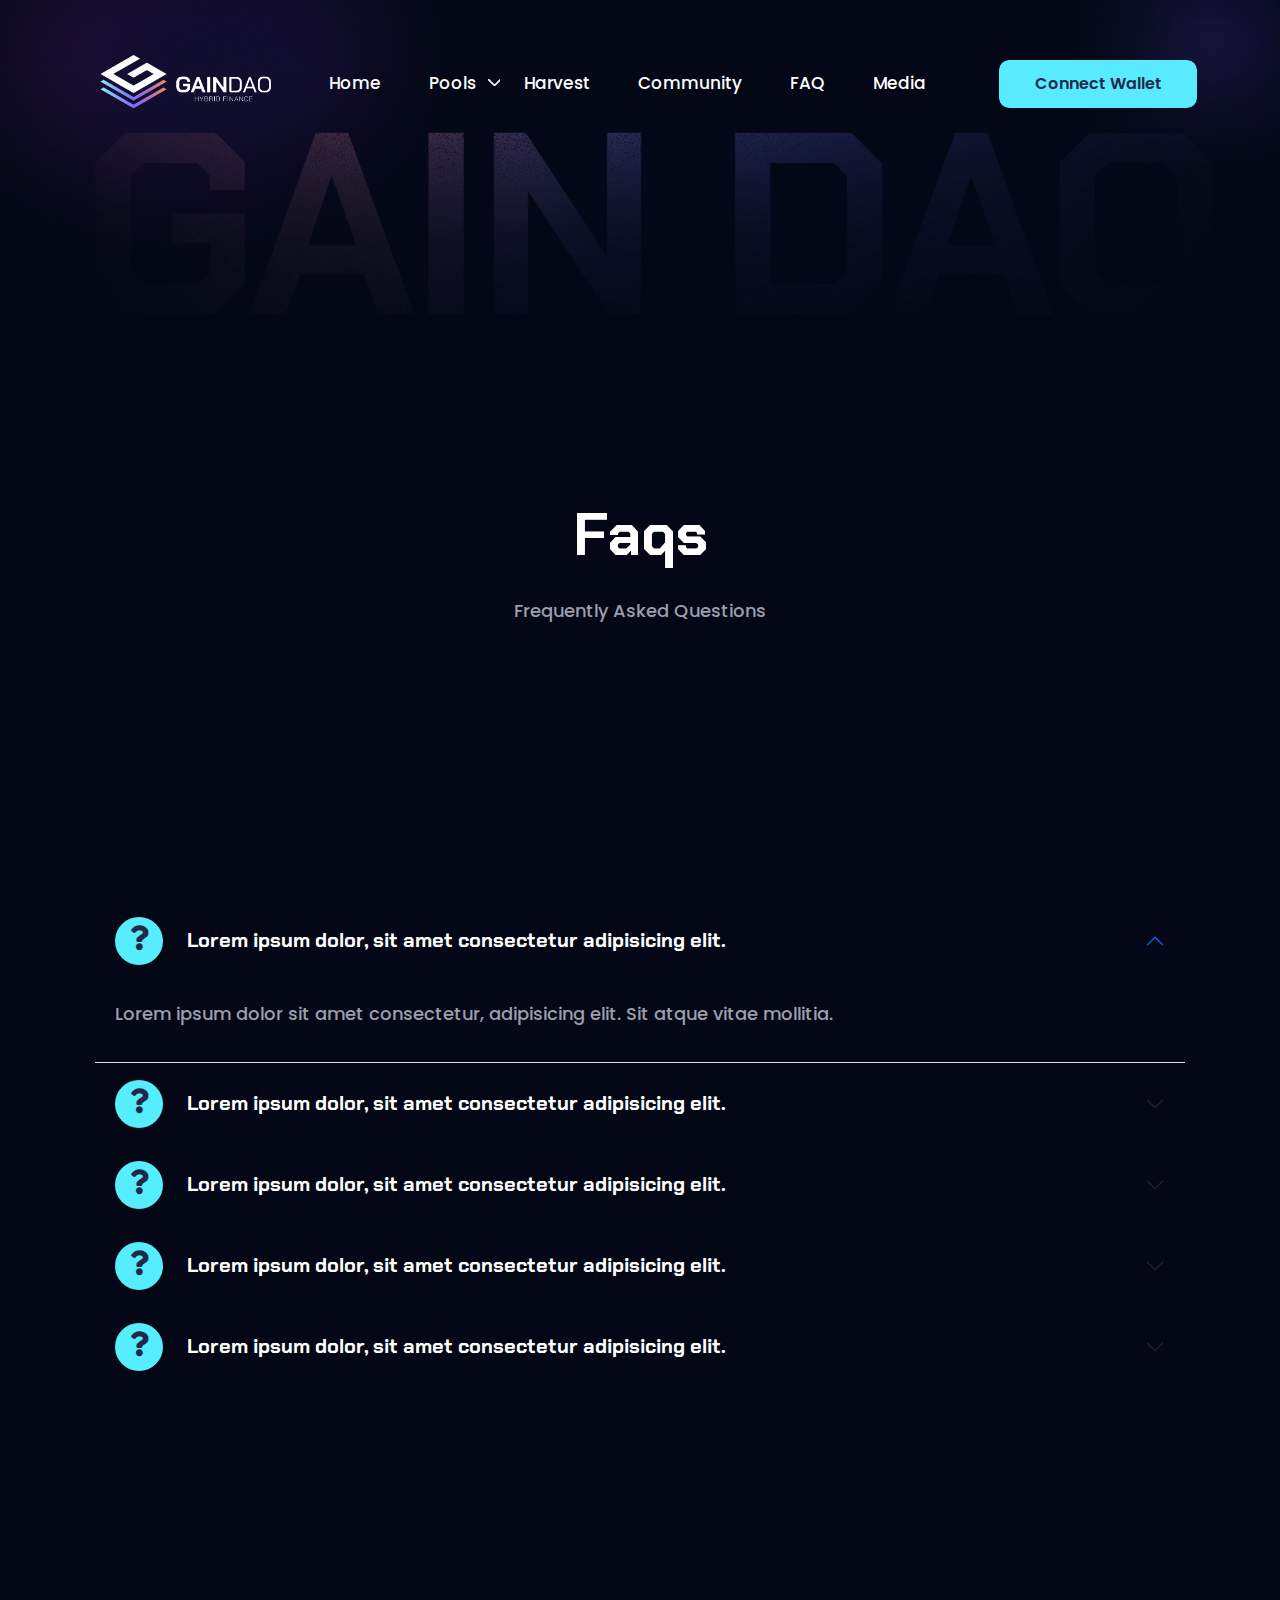
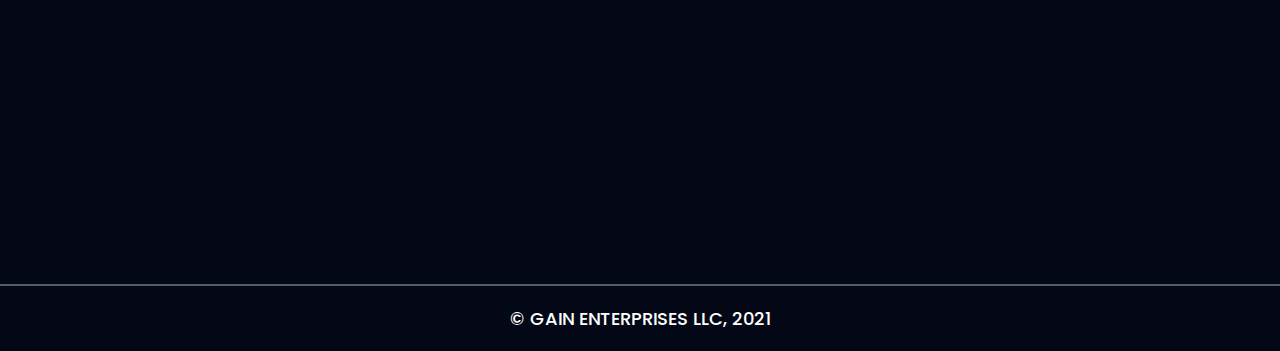
<file: faq.html>
<!DOCTYPE html>
<html lang="en">

<head>
  <meta charset="UTF-8">
  <meta http-equiv="X-UA-Compatible" content="IE=edge">
  <meta name="viewport" content="width=device-width, initial-scale=1.0">
  <link rel="shortcut icon" href="assets/images/favicon.png" type="image/x-icon">
  <title>Gain Dao</title>
  <link rel="stylesheet" href="assets/css/font-awesome.css">
  <link rel="stylesheet" href="assets/css/owl.carousel.min.css">
  <link rel="stylesheet" href="assets/css/owl.theme.default.min.css">
  <link
    rel="stylesheet"
    href="https://cdnjs.cloudflare.com/ajax/libs/animate.css/4.1.1/animate.min.css"
  />
  <link rel="stylesheet" href="assets/css/style.css">
</head>

<body>


  <!-- Header section -->
  <header class="banner__bg__img">
    <!-- header menus -->
    <nav class="container navbar navbar-expand-lg">
      <div class="container-fluid px-0">
<div class="d-flex">
          <a class="navbar-brand wow animate__animated animate__fadeInLeft" href="index.html"><img src="assets/images/1234.png" class="img-fluid"
            alt=""></a>
        <button class="navbar-toggler" type="button" data-bs-toggle="collapse" data-bs-target="#navbarSupportedContent"
          aria-controls="navbarSupportedContent" aria-expanded="false" aria-label="Toggle navigation">
          <i class="fa fa-bars" aria-hidden="true"></i>
        </button>
</div>
        <div class="collapse navbar-collapse" id="navbarSupportedContent">
          <ul class="navbar-nav ms-auto mb-2 me-5 mb-lg-0 wow animate__animated animate__fadeInDown">
            <li class="nav-item">
              <a class="nav-link active hover-underline-animation" aria-current="page" href="index.html">Home</a>
            </li>
            <li class="nav-item dropdown">
              <a class="nav-link dropdown-toggle" href="#" id="navbarDropdown" role="button" data-bs-toggle="dropdown"
                aria-expanded="false">
                Pools
              </a>
              <ol class="dropdown-menu" aria-labelledby="navbarDropdown">
                <div class="drop__caret">
                  <img src="assets/images/home-page/drop--caret.png" class="img-fluid" alt="drop-caret">
                </div>
                <li class="d-flex align-items-center gap-1 ms-3">
                  <div class="disc--element"></div>
                  <a class="dropdown-item text-capitalize" href="Ether pool.html">Ether</a>
                </li>
                <li class="d-flex align-items-center gap-1 ms-3">
                  <div class="disc--element"></div>
                  <a class="dropdown-item text-uppercase" href="coming soon.html">btc</a></li>
                <li class="d-flex align-items-center gap-1 ms-3">
                  <div class="disc--element"></div>
                  <a class="dropdown-item text-capitalize" href="coming soon.html">DAI</a>
                </li>
              </ol>
            </li>
            <li class="nav-item">
              <a class="nav-link hover-underline-animation" href="harvest.html">harvest</a>
            </li>
            <li class="nav-item">
              <a class="nav-link hover-underline-animation" href="blogdetails.html">community</a>
            </li>
            <li class="nav-item">
              <a class="nav-link hover-underline-animation" href="faq.html">FAQ</a>
            </li>
            <li class="nav-item">
              <a class="nav-link hover-underline-animation" href="blogs.html">media</a>
            </li>
          </ul>
          <form class="wallet__btn d-flex gap-2 wow animate__animated animate__fadeInRight">
            <button type="button" class="btn">connect wallet</button>
          </form>
        </div>
      </div>
    </nav>
    <!-- header menus -->
    <!-- banner section -->
    <div class="banner__section">
      <div class="container">
        <div class="row align-items-center text-center">
          <div class="col-12  wow animate__animated animate__fadeInUp">
            <h1 class="mb-0 mb-sm-4  wow animate__animated animate__fadeInUp" data-wow-duration="2s" >Faqs</h1>
            <p class="wow animate__animated animate__fadeInUp"  data-wow-duration="2s" >Frequently Asked Questions  </p>
         
        
        </div>
      </div>
    </div>
    <!-- banner section -->
  </header>
  <!-- Header section -->

  <!-- FAQs Section -->

  <div class="ak_faq_section">
      <div class="container">
          <div class="row mx-0">
            <div class="col-lg-12">
                <div class="accordion" id="accordionPanelsStayOpenExample"> 
                    <div class="accordion-item">
                      <h2 class="accordion-header" id="panelsStayOpen-headingOne">
                        <button class="accordion-button" type="button" data-bs-toggle="collapse" data-bs-target="#panelsStayOpen-collapseOne" aria-expanded="false" aria-controls="panelsStayOpen-collapseOne">
                         <div >
                            <i class="fas fa-question text-center pt-2">
                                
                            </i>
                            <span style="color: white;padding-left: 20px; font-size: 20px;" >Lorem ipsum dolor, sit amet consectetur adipisicing elit.</span>

                            
                         </div>
                        </button>
                      </h2>
                      <div id="panelsStayOpen-collapseOne" class="accordion-collapse collapse show" aria-labelledby="panelsStayOpen-headingOne">
                        <div class="accordion-body border-bottom">
                          <p>Lorem ipsum dolor sit amet consectetur, adipisicing elit. Sit atque vitae mollitia.</p>
                        </div>
                      </div>
                    </div>
                    <div class="accordion-item">
                      <h2 class="accordion-header" id="panelsStayOpen-headingTwo">
                        <button class="accordion-button collapsed" type="button" data-bs-toggle="collapse" data-bs-target="#panelsStayOpen-collapseTwo" aria-expanded="false" aria-controls="panelsStayOpen-collapseTwo">
                          <div >
                            <i class="fas fa-question text-center pt-2">
                                
                            </i>
                            <span style="color: white;padding-left: 20px; font-size: 20px;" >Lorem ipsum dolor, sit amet consectetur adipisicing elit.</span>

                            
                         </div>
                        </button>
                      </h2>
                      <div id="panelsStayOpen-collapseTwo" class="accordion-collapse collapse" aria-labelledby="panelsStayOpen-headingTwo">
                        <div class="accordion-body">
                            <p>Lorem ipsum dolor sit amet consectetur, adipisicing elit. Sit atque vitae mollitia.</p>
                        </div>
                      </div>
                    </div>
                    <div class="accordion-item">
                      <h2 class="accordion-header" id="panelsStayOpen-headingThree">
                        <button class="accordion-button collapsed" type="button" data-bs-toggle="collapse" data-bs-target="#panelsStayOpen-collapseThree" aria-expanded="false" aria-controls="panelsStayOpen-collapseThree">
                          <div >
                            <i class="fas fa-question text-center pt-2">
                                
                            </i>
                            <span style="color: white;padding-left: 20px; font-size: 20px;" >Lorem ipsum dolor, sit amet consectetur adipisicing elit.</span>

                            
                         </div>
                        </button>
                      </h2>
                      <div id="panelsStayOpen-collapseThree" class="accordion-collapse collapse" aria-labelledby="panelsStayOpen-headingThree">
                        <div class="accordion-body ">
                            <p>Lorem ipsum dolor sit amet consectetur, adipisicing elit. Sit atque vitae mollitia.</p>
                        </div>
                      </div>
                    </div>
                    <div class="accordion-item">
                      <h2 class="accordion-header" id="panelsStayOpen-headingThree">
                        <button class="accordion-button collapsed" type="button" data-bs-toggle="collapse" data-bs-target="#panelsStayOpen-collapseThree" aria-expanded="false" aria-controls="panelsStayOpen-collapseThree">
                          <div >
                            <i class="fas fa-question text-center pt-2">
                                
                            </i>
                            <span style="color: white;padding-left: 20px; font-size: 20px;" >Lorem ipsum dolor, sit amet consectetur adipisicing elit.</span>

                            
                         </div>
                        </button>
                      </h2>
                      <div id="panelsStayOpen-collapseThree" class="accordion-collapse collapse" aria-labelledby="panelsStayOpen-headingThree">
                        <div class="accordion-body ">
                            <p>Lorem ipsum dolor sit amet consectetur, adipisicing elit. Sit atque vitae mollitia.</p>
                        </div>
                      </div>
                    </div>
                    <div class="accordion-item">
                      <h2 class="accordion-header" id="panelsStayOpen-headingThree">
                        <button class="accordion-button collapsed" type="button" data-bs-toggle="collapse" data-bs-target="#panelsStayOpen-collapseThree" aria-expanded="false" aria-controls="panelsStayOpen-collapseThree">
                          <div >
                            <i class="fas fa-question text-center pt-2">
                                
                            </i>
                            <span style="color: white;padding-left: 20px; font-size: 20px;" >Lorem ipsum dolor, sit amet consectetur adipisicing elit.</span>

                            
                         </div>
                        </button>
                      </h2>
                      <div id="panelsStayOpen-collapseThree" class="accordion-collapse collapse" aria-labelledby="panelsStayOpen-headingThree">
                        <div class="accordion-body ">
                            <p>Lorem ipsum dolor sit amet consectetur, adipisicing elit. Sit atque vitae mollitia.</p>
                        </div>
                      </div>
                    </div>
                  </div>
              </div>

          </div>
         
      </div>

  </div>


  <!-- FAQs Section -->



<!---------------------------------------------------
      FOOTER START HERE
----------------------------------------------------->

  <footer>
    <div class="container">
      <div class="row gy-4 my-5">
        <div class="col-12 col-md-6 col-lg-4 address__location wow animate__animated animate__fadeInLeft">
          <div class="">
            <img src="assets/images/home-page/logo.png" class="img-fluid" alt="LOGO">
          </div>
          <div class="address__detail">
            <p>Lorem Ipsum is simply dummy text of the printing and typesetting industry. Lorem Ipsum has been the industry's standard dummy text ever since the 1500s,</p>
            <button type="button" class="btn btn-secondary-dao">watch video</button>
          </div>
        </div>
        <div class="col-12 col-md-6 col-lg-4 treasurey__widget wow animate__animated animate__fadeInUp">
          <h3>Treasury Management Services</h3>
          <div class="d-flex align-items-center gap-5">
            <a href="#">contact us</a>
            <a href="#">FAQ</a>
          </div>
          <div class="d-flex align-items-center gap-5">
            <a href="#">branding kit</a>
            <a href="#">harvest</a>
          </div>
          <div class="d-flex align-items-center gap-5">
            <a href="#">white paper</a>
            <a href="#">blog</a>
          </div>
        </div>
        <div class="col-12 col-md-6 col-lg-4 wow animate__animated animate__fadeInRight">
          <p class="mt-sm-5">Lorem Ipsum is simply dummy text of the 
            printing and typesetting industry. </p>
            <div class="social__links__list">
              <a href="#"><i class="fab fa-facebook-f" aria-hidden="true"></i></a>
              <a href="#"><i class="fab fa-instagram" aria-hidden="true"></i></a>
              <a href="#"><i class="fab fa-twitter" aria-hidden="true"></i></a>
            </div>
        </div>
      </div>
    </div>
    <div class="bottom__copyright mt-5">
      <p>© GAIN ENTERPRISES LLC, 2021
      </p>
    </div>
  </footer>
 <!---------------------------------------------------
      FOOTER START HERE
----------------------------------------------------->







  <!-- js -->
  <script src="https://code.jquery.com/jquery-3.2.1.slim.min.js" crossorigin="anonymous"></script>
  <script src="https://cdn.jsdelivr.net/npm/bootstrap@5.0.2/dist/js/bootstrap.bundle.min.js"
    integrity="sha384-MrcW6ZMFYlzcLA8Nl+NtUVF0sA7MsXsP1UyJoMp4YLEuNSfAP+JcXn/tWtIaxVXM"
    crossorigin="anonymous"></script>
  <script src="assets/js/owl.carousel.js"></script>
  <script src="assets/js/owl.carousel.min.js"></script>
  <script src="assets/js/owl.js"></script>
  <script src="assets/js/wow.min.js"></script>
              <script>
              new WOW().init();
              </script>
</body>

</html>
</file>
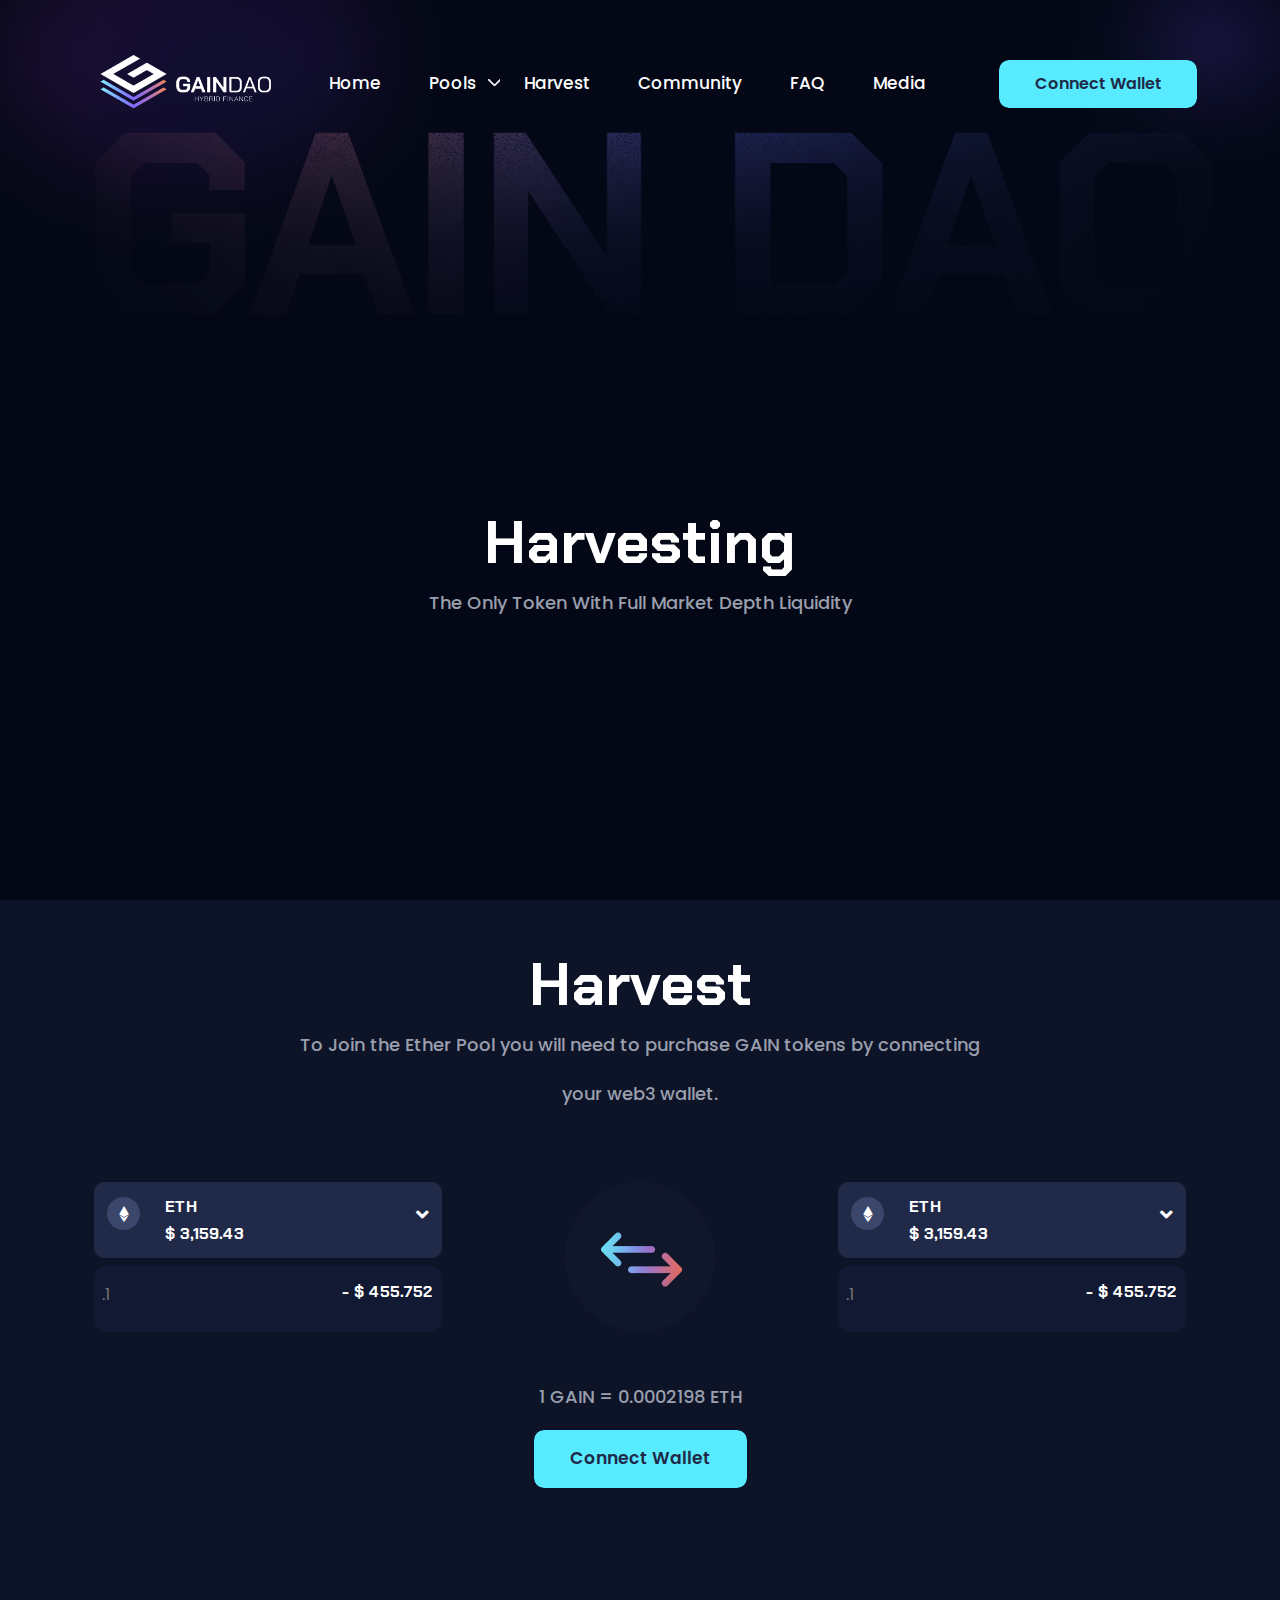
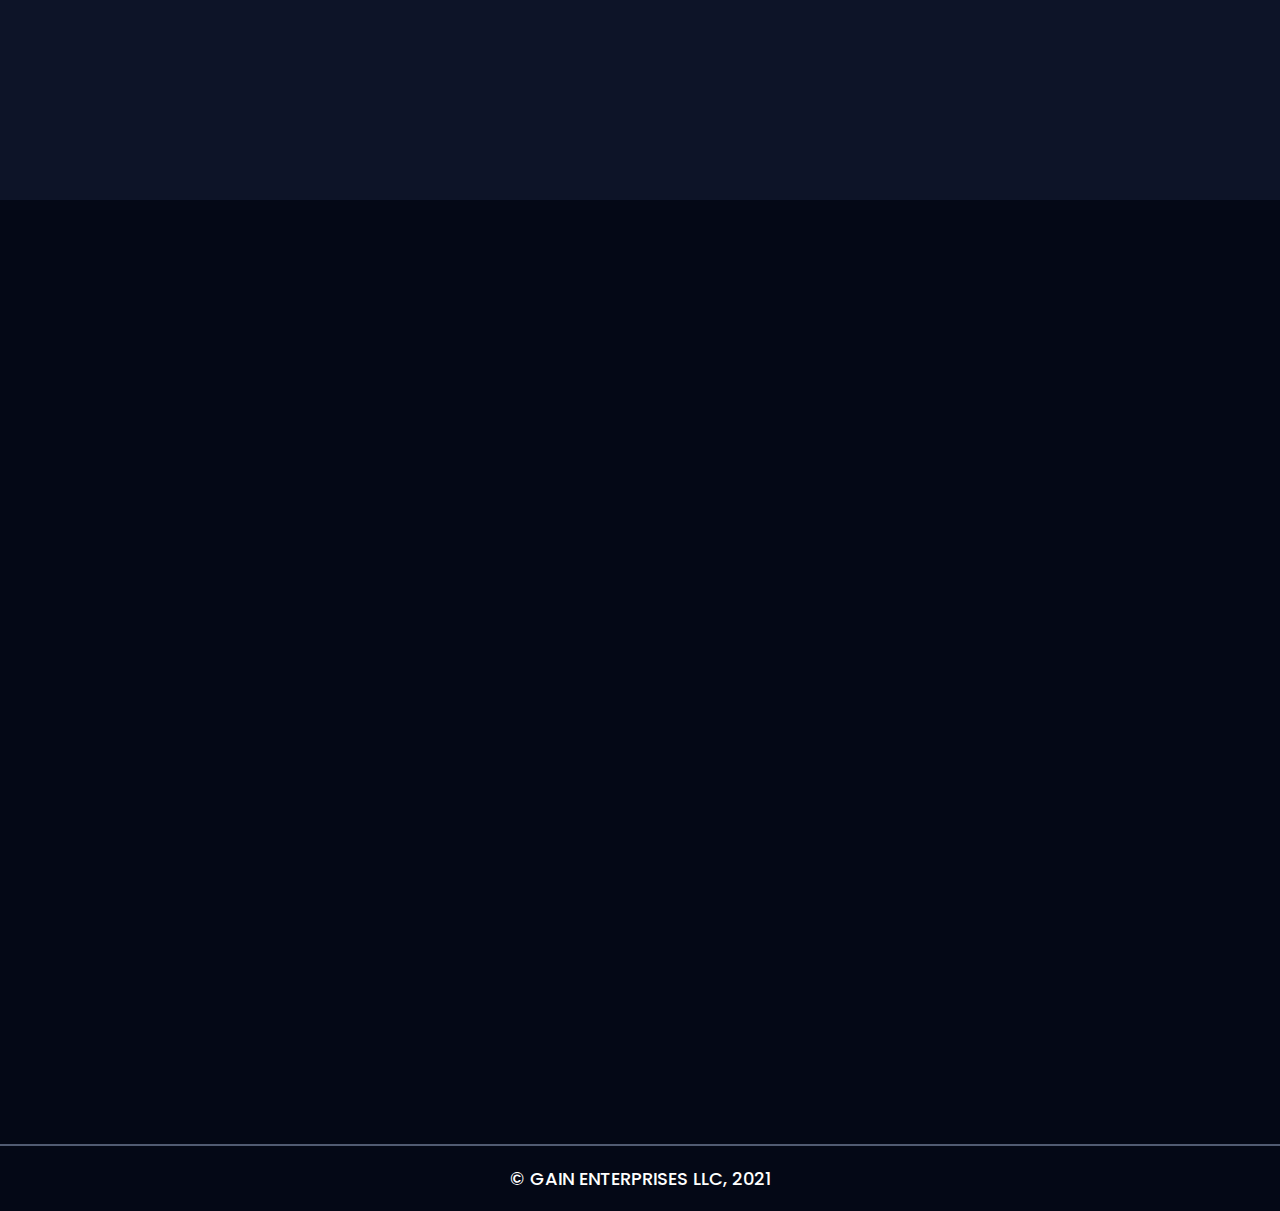
<file: harvest.html>
<!DOCTYPE html>
<html lang="en">

<head>
  <meta charset="UTF-8">
  <meta http-equiv="X-UA-Compatible" content="IE=edge">
  <meta name="viewport" content="width=device-width, initial-scale=1.0">
  <link rel="shortcut icon" href="assets/images/favicon.png" type="image/x-icon">
  <title>Gain Dao</title>
  <link rel="stylesheet" href="assets/css/font-awesome.css">
  <link rel="stylesheet" href="assets/css/owl.carousel.min.css">
  <link rel="stylesheet" href="assets/css/owl.theme.default.min.css">
  <link rel="stylesheet" href="https://cdnjs.cloudflare.com/ajax/libs/animate.css/4.1.1/animate.min.css" />
  <link rel="stylesheet" href="assets/css/style.css">
</head>

<body>


  <!-- Header section -->
  <header class="banner__bg__img">
    <!-- header menus -->
    <nav class="container navbar navbar-expand-lg">
      <div class="container-fluid px-0">
<div class="d-flex">
          <a class="navbar-brand wow animate__animated animate__fadeInLeft" href="index.html"><img src="assets/images/1234.png" class="img-fluid"
            alt=""></a>
        <button class="navbar-toggler" type="button" data-bs-toggle="collapse" data-bs-target="#navbarSupportedContent"
          aria-controls="navbarSupportedContent" aria-expanded="false" aria-label="Toggle navigation">
          <i class="fa fa-bars" aria-hidden="true"></i>
        </button>
</div>
        <div class="collapse navbar-collapse" id="navbarSupportedContent">
          <ul class="navbar-nav ms-auto mb-2 me-5 mb-lg-0 wow animate__animated animate__fadeInDown">
            <li class="nav-item">
              <a class="nav-link active hover-underline-animation" aria-current="page" href="index.html">Home</a>
            </li>
            <li class="nav-item dropdown">
              <a class="nav-link dropdown-toggle" href="#" id="navbarDropdown" role="button" data-bs-toggle="dropdown"
                aria-expanded="false">
                Pools
              </a>
              <ol class="dropdown-menu" aria-labelledby="navbarDropdown">
                <div class="drop__caret">
                  <img src="assets/images/home-page/drop--caret.png" class="img-fluid" alt="drop-caret">
                </div>
                <li class="d-flex align-items-center gap-1 ms-3">
                  <div class="disc--element"></div>
                  <a class="dropdown-item text-capitalize" href="Ether pool.html">Ether</a>
                </li>
                <li class="d-flex align-items-center gap-1 ms-3">
                  <div class="disc--element"></div>
                  <a class="dropdown-item text-uppercase" href="coming soon.html">btc</a></li>
                <li class="d-flex align-items-center gap-1 ms-3">
                  <div class="disc--element"></div>
                  <a class="dropdown-item text-capitalize" href="coming soon.html">DAI</a>
                </li>
              </ol>
            </li>
            <li class="nav-item">
              <a class="nav-link hover-underline-animation" href="harvest.html">harvest</a>
            </li>
            <li class="nav-item">
              <a class="nav-link hover-underline-animation" href="blogdetails.html">community</a>
            </li>
            <li class="nav-item">
              <a class="nav-link hover-underline-animation" href="faq.html">FAQ</a>
            </li>
            <li class="nav-item">
              <a class="nav-link hover-underline-animation" href="blogs.html">media</a>
            </li>
          </ul>
          <form class="wallet__btn d-flex gap-2 wow animate__animated animate__fadeInRight">
            <button type="button" class="btn">connect wallet</button>
          </form>
        </div>
      </div>
    </nav>
    <!-- header menus -->
    <!-- banner section -->
    <div class="banner__section">
      <div class="container">
        <div class="row align-items-center text-center">
          <div class="col-12  wow animate__animated animate__fadeInUp">
            <h1 class="wow animate__animated animate__fadeInUp" data-wow-duration="2s" class="mb-0 mb-sm-4">Harvesting
            </h1>
            <p class="wow animate__animated animate__fadeInUp" data-wow-duration="2s">The Only Token With Full Market
              Depth Liquidity </p>


          </div>
        </div>
      </div>
      <!-- banner section -->
  </header>
  <!-- Header section -->

  <!-- Havest Section -->
  <div class="harvest_section ">

    <div class="container">
      <div class="row mx-0 text-center">
        <div class="col-lg-12 mt-5 ">
          <h1>Harvest</h1>
          <p>To Join the Ether Pool you will need to purchase GAIN tokens by connecting </p>
          <p>your web3 wallet.</p>

        </div>
      </div>
      <div class="row mx-0 d-flex justify-content-center align-items-center pt-5 pb-5">
        <div class="col-lg-4">
          <div class="col-lg-12 mt-2">
            <section>
              <div class="dropdown">
                <button class="btn ak_harvest_btn1 " type="button" id="dropdownMenuButton1" data-bs-toggle="dropdown"
                  aria-expanded="false">
                  <div class="row ">
                    <div class="col-lg-2">
                      <div class="pt-2">
                        <i class="fab fa-ethereum "></i>
                      </div>
                    </div>
                    <div class="col-lg-6 ">
                      <div class="pt-2 text-start ">
                        <h6 class="fs-6">ETH</h6>
                        <h6 class="fs-6">$ 3,159.43</h6>
                      </div>
                    </div>
                    <div class="col-lg-4">
                      <div class="pt-3">
                        <i class="fas fa-angle-down"></i>
                      </div>
                    </div>
                  </div>
                </button>
                <!-- <ul class="dropdown-menu" aria-labelledby="dropdownMenuButton1">
                              <li><a class="dropdown-item" href="#">Action</a></li>
                              <li><a class="dropdown-item" href="#">Another action</a></li>
                              <li><a class="dropdown-item" href="#">Something else here</a></li>
                            </ul> -->
              </div>
            </section>
          </div>
          <div class="col-lg-12 pt-2">
            <section>
              <div class="">
                <div class="ak_harvest_btn2 ">
                  <div class="row ">
                    <div class="col-lg-2">
                      <div class="pt-3 w-100">
                        <input class=" ps-2 bg-transparent text-white" type="text" placeholder=".1"
                          style="border: none; outline: none;">
                      </div>
                    </div>
                    <div class="col-lg-6 ">

                    </div>
                    <div class="col-lg-4">
                      <div class="pt-3">
                        <h6 class="fs-6">- $ 455.752</h6>

                      </div>
                    </div>
                  </div>
                </div>
                <!-- <ul class="dropdown-menu" aria-labelledby="dropdownMenuButton1">
                              <li><a class="dropdown-item" href="#">Action</a></li>
                              <li><a class="dropdown-item" href="#">Another action</a></li>
                              <li><a class="dropdown-item" href="#">Something else here</a></li>
                            </ul> -->
              </div>
            </section>
          </div>
        </div>
        <div class="col-lg-4 d-flex justify-content-center mt-2">
          <img src="assets/images/Harvest/ak_havest_eclipse.png" alt="">
        </div>
        <div class="col-lg-4 mt-2">
          <div class="col-lg-12">
            <section>
              <div class="dropdown">
                <button class="btn ak_harvest_btn1 " type="button" id="dropdownMenuButton1" data-bs-toggle="dropdown"
                  aria-expanded="false">
                  <div class="row ">
                    <div class="col-lg-2">
                      <div class="pt-2">
                        <i class="fab fa-ethereum "></i>
                      </div>
                    </div>
                    <div class="col-lg-6 ">
                      <div class="pt-2 text-start ">
                        <h6 class="fs-6">ETH</h6>
                        <h6 class="fs-6">$ 3,159.43</h6>
                      </div>
                    </div>
                    <div class="col-lg-4">
                      <div class="pt-3">
                        <i class="fas fa-angle-down"></i>
                      </div>
                    </div>
                  </div>
                </button>
                <!-- <ul class="dropdown-menu" aria-labelledby="dropdownMenuButton1">
                              <li><a class="dropdown-item" href="#">Action</a></li>
                              <li><a class="dropdown-item" href="#">Another action</a></li>
                              <li><a class="dropdown-item" href="#">Something else here</a></li>
                            </ul> -->
              </div>
            </section>
          </div>
          <div class="col-lg-12 pt-2">
            <section>
              <div class="">
                <div class="ak_harvest_btn2 ">
                  <div class="row ">
                    <div class="col-lg-2">
                      <div class="pt-3 w-100">
                        <input class=" ps-2 bg-transparent text-white" type="text" placeholder=".1"
                          style="border: none; outline: none;">
                      </div>
                    </div>
                    <div class="col-lg-6 ">

                    </div>
                    <div class="col-lg-4">
                      <div class="pt-3">
                        <h6 class="fs-6">- $ 455.752</h6>

                      </div>
                    </div>
                  </div>
                </div>
                <!-- <ul class="dropdown-menu" aria-labelledby="dropdownMenuButton1">
                              <li><a class="dropdown-item" href="#">Action</a></li>
                              <li><a class="dropdown-item" href="#">Another action</a></li>
                              <li><a class="dropdown-item" href="#">Something else here</a></li>
                            </ul> -->
              </div>
            </section>
          </div>
        </div>


      </div>
      <div class="row mx-0 pb-5">
        <div class="col-lg-12 text-center">
          <p>1 GAIN = 0.0002198 ETH</p>
          <button type="button" class="btn btn-secondary-dao">Connect Wallet </button>

        </div>

      </div>
    </div>

  </div>

  <!-- Havest Section -->

  <!-- Attributes Section -->

  <div class="attributes_section padding_section">

    <div class="container">
      <div class="row mx-0 pt-5">
        <div class="col-12 col-sm-4 wow animate__animated animate__fadeInRight">
          <div class="attribute__list__end">
            <h2 class="">Attributes </h2>
            <div class="single__attribute pt-3">
              <div class="d-flex gap-4 align-items-baseline">
                <img src="assets/images/home-page/check-tick.png" class="img-fluid" alt="tick">
                <p class="fs-6">Swaps GAIN tokens for Ether in our Pool</p>
              </div>
            </div>
            <div class="single__attribute">
              <div class="d-flex gap-4 align-items-baseline">
                <img src="assets/images/home-page/check-tick.png" class="img-fluid" alt="tick">

                <p class="fs-6">100% of GAIN harvested is burnt</p>
              </div>
            </div>
            <div class="single__attribute">
              <div class="d-flex gap-4 align-items-baseline">
                <img src="assets/images/home-page/check-tick.png" class="img-fluid" alt="tick">
                <p class="fs-6">Maintains a price floor for the GAIN token relative to Ether</p>
              </div>
            </div>
          </div>
        </div>
        <div class="col-12 col-sm-8 wow animate__animated animate__fadeInRight">
          <div class="attribute__list__end">
            <h2 class="">Harvest </h2>
            <div class="single__attribute pt-3 ">
              <div class="d-flex gap-4 align-items-baseline ">
                <p class="fs-6">GAIN tokens can be redeemed for the Ether that is present in the Ether Pool at the end
                  of each calendar month by interacting with the Harvesting smart contract. The Harvesting Contract
                  allows you to swap GAIN for Ether without any slippage or volume restrictions. It is similar to an OTC
                  deal, where the swap is executed at a fixed rate regardless of order size.</p>
              </div>
            </div>

          </div>
        </div>
      </div>
    </div>

  </div>



  <!-- Attributes Section -->


  <!---------------------------------------------------
      FOOTER START HERE
----------------------------------------------------->

  <footer>
    <div class="container">
      <div class="row gy-4 my-5">
        <div class="col-12 col-md-6 col-lg-4 address__location wow animate__animated animate__fadeInLeft">
          <div class="">
            <img src="assets/images/home-page/logo.png" class="img-fluid" alt="LOGO">
          </div>
          <div class="address__detail">
            <p>Lorem Ipsum is simply dummy text of the printing and typesetting industry. Lorem Ipsum has been the
              industry's standard dummy text ever since the 1500s,</p>
            <button type="button" class="btn btn-secondary-dao">watch video</button>
          </div>
        </div>
        <div class="col-12 col-md-6 col-lg-4 treasurey__widget wow animate__animated animate__fadeInUp">
          <h3>Treasury Management Services</h3>
          <div class="d-flex align-items-center gap-5">
            <a href="#">contact us</a>
            <a href="#">FAQ</a>
          </div>
          <div class="d-flex align-items-center gap-5">
            <a href="#">branding kit</a>
            <a href="#">harvest</a>
          </div>
          <div class="d-flex align-items-center gap-5">
            <a href="#">white paper</a>
            <a href="#">blog</a>
          </div>
        </div>
        <div class="col-12 col-md-6 col-lg-4 wow animate__animated animate__fadeInRight">
          <p class="mt-sm-5">Lorem Ipsum is simply dummy text of the
            printing and typesetting industry. </p>
          <div class="social__links__list">
            <a href="#"><i class="fab fa-facebook-f" aria-hidden="true"></i></a>
            <a href="#"><i class="fab fa-instagram" aria-hidden="true"></i></a>
            <a href="#"><i class="fab fa-twitter" aria-hidden="true"></i></a>
          </div>
        </div>
      </div>
    </div>
    <div class="bottom__copyright mt-5">
      <p>© GAIN ENTERPRISES LLC, 2021
      </p>
    </div>
  </footer>
  <!---------------------------------------------------
      FOOTER START HERE
----------------------------------------------------->







  <!-- js -->
  <script src="https://code.jquery.com/jquery-3.2.1.slim.min.js" crossorigin="anonymous"></script>
  <script src="https://cdn.jsdelivr.net/npm/bootstrap@5.0.2/dist/js/bootstrap.bundle.min.js"
    integrity="sha384-MrcW6ZMFYlzcLA8Nl+NtUVF0sA7MsXsP1UyJoMp4YLEuNSfAP+JcXn/tWtIaxVXM"
    crossorigin="anonymous"></script>
  <script src="assets/js/owl.carousel.js"></script>
  <script src="assets/js/owl.carousel.min.js"></script>
  <script src="assets/js/owl.js"></script>
  <script src="assets/js/wow.min.js"></script>
  <script>
    new WOW().init();
  </script>
</body>

</html>
</file>
